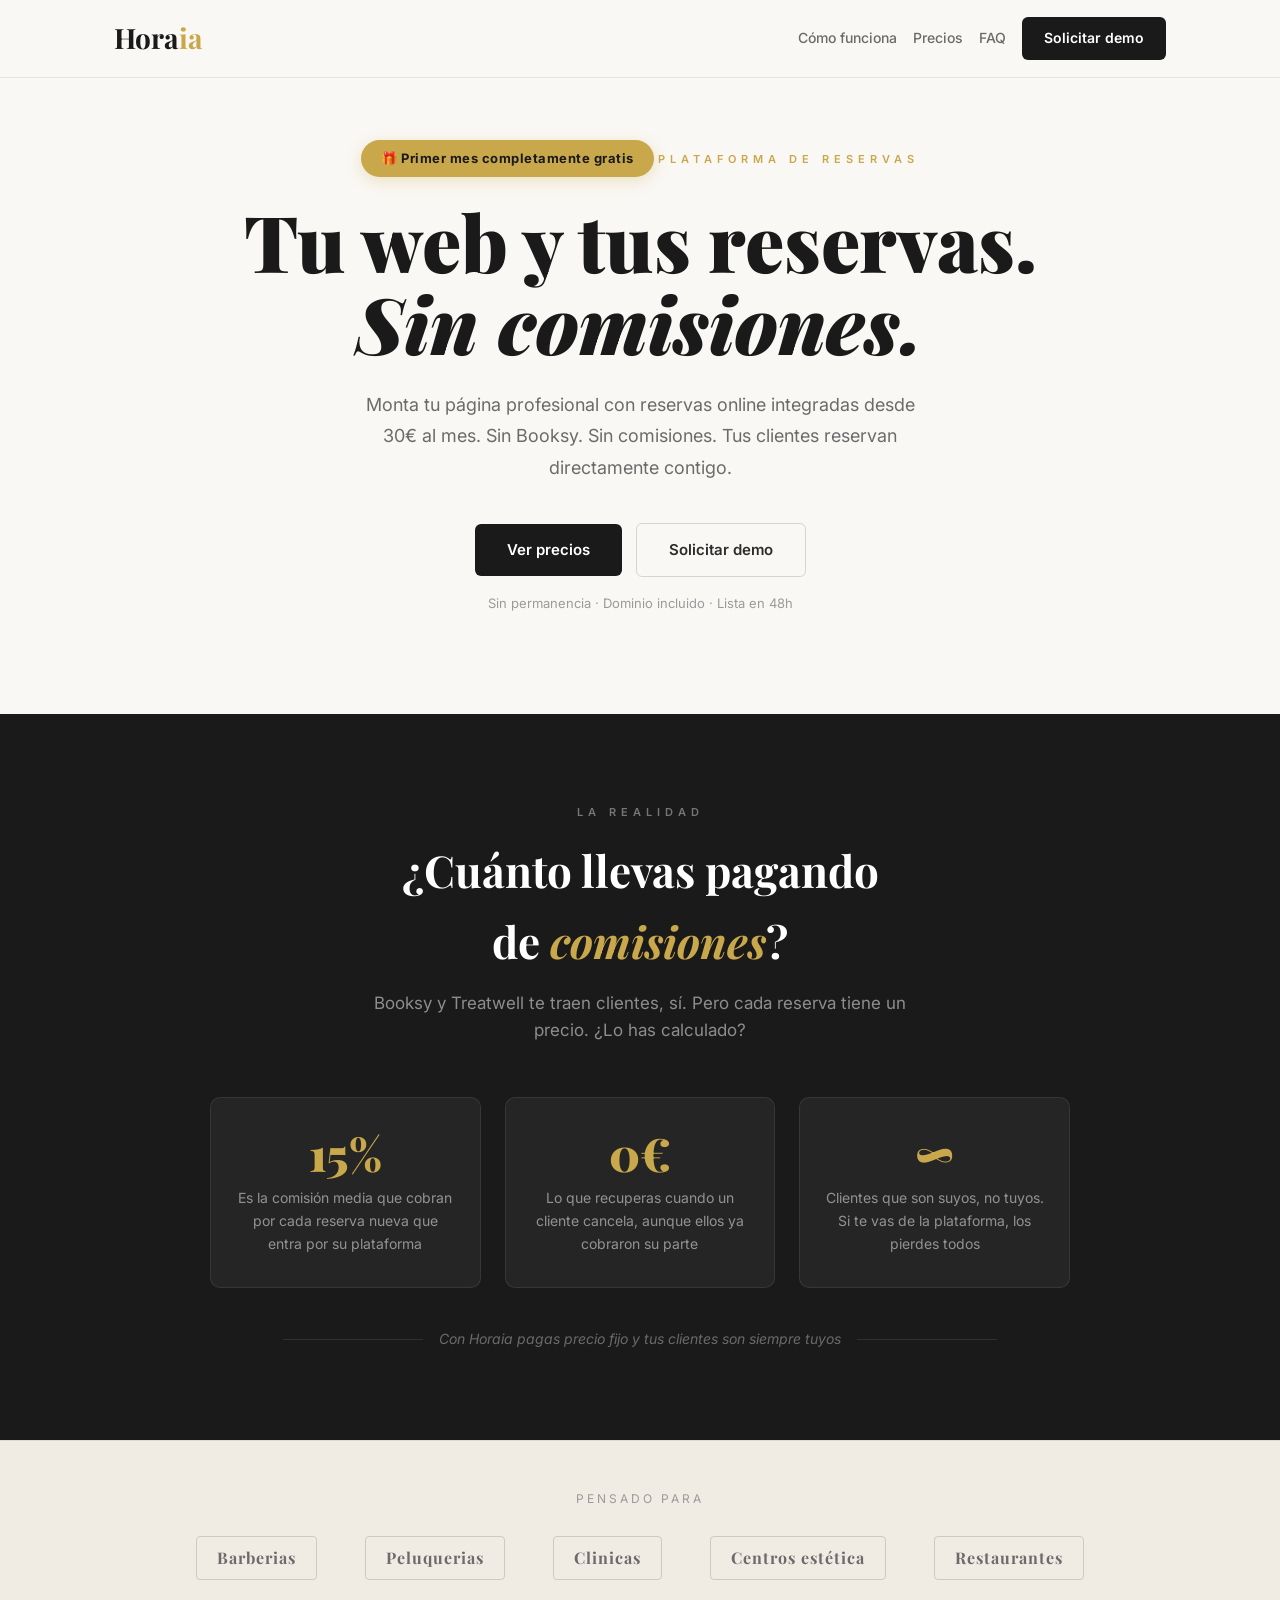
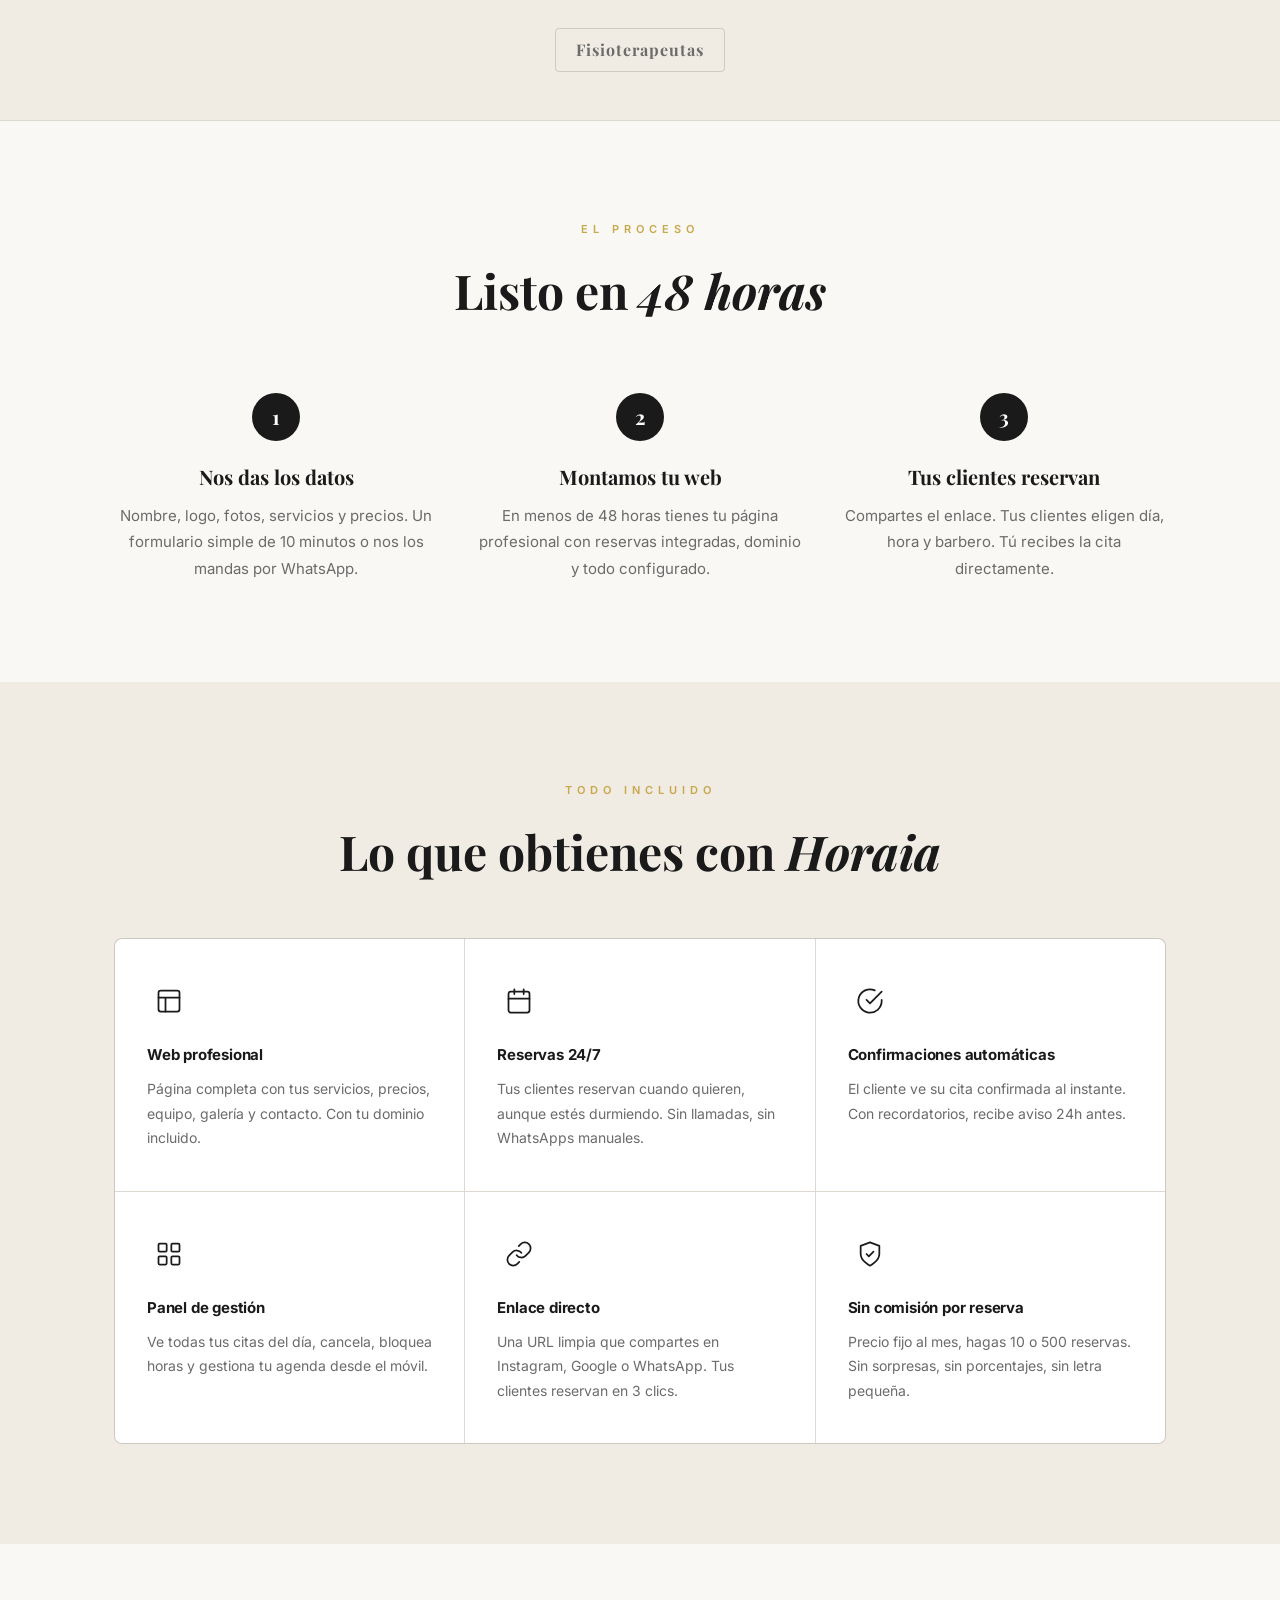
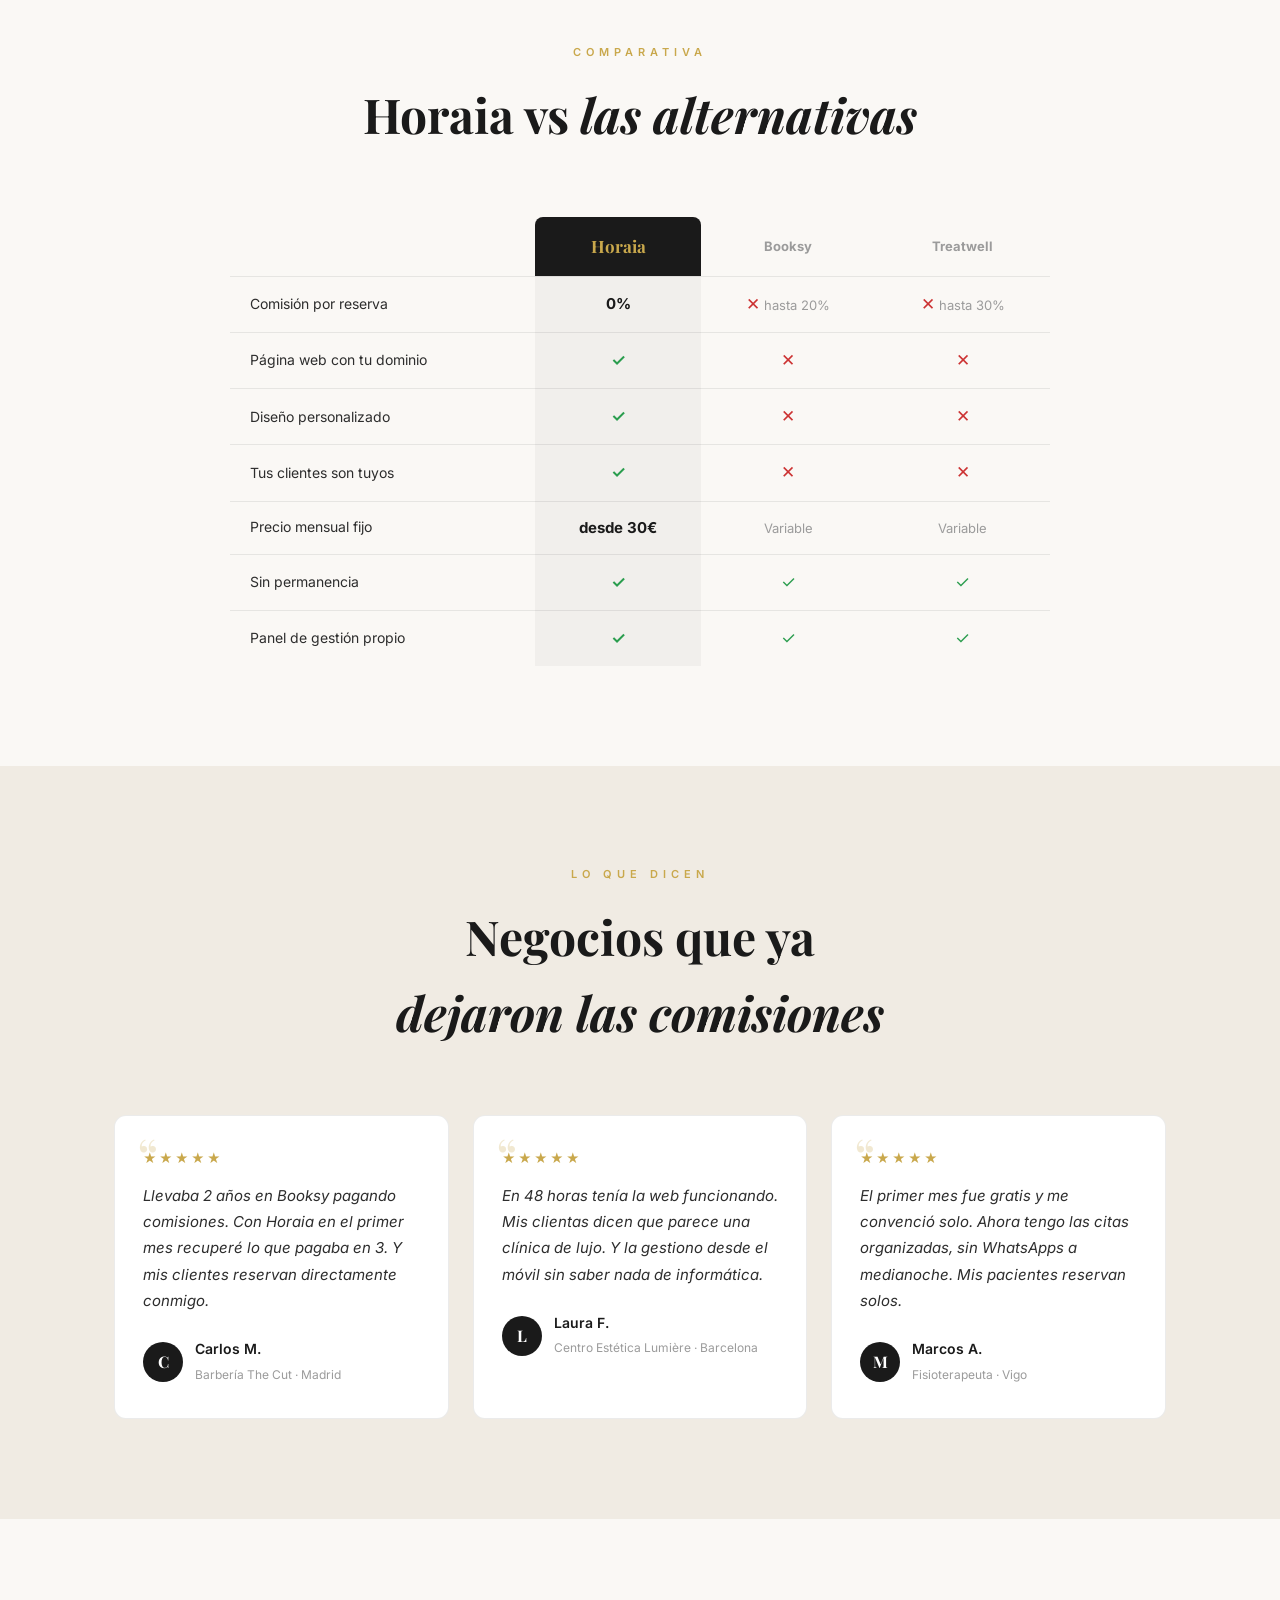
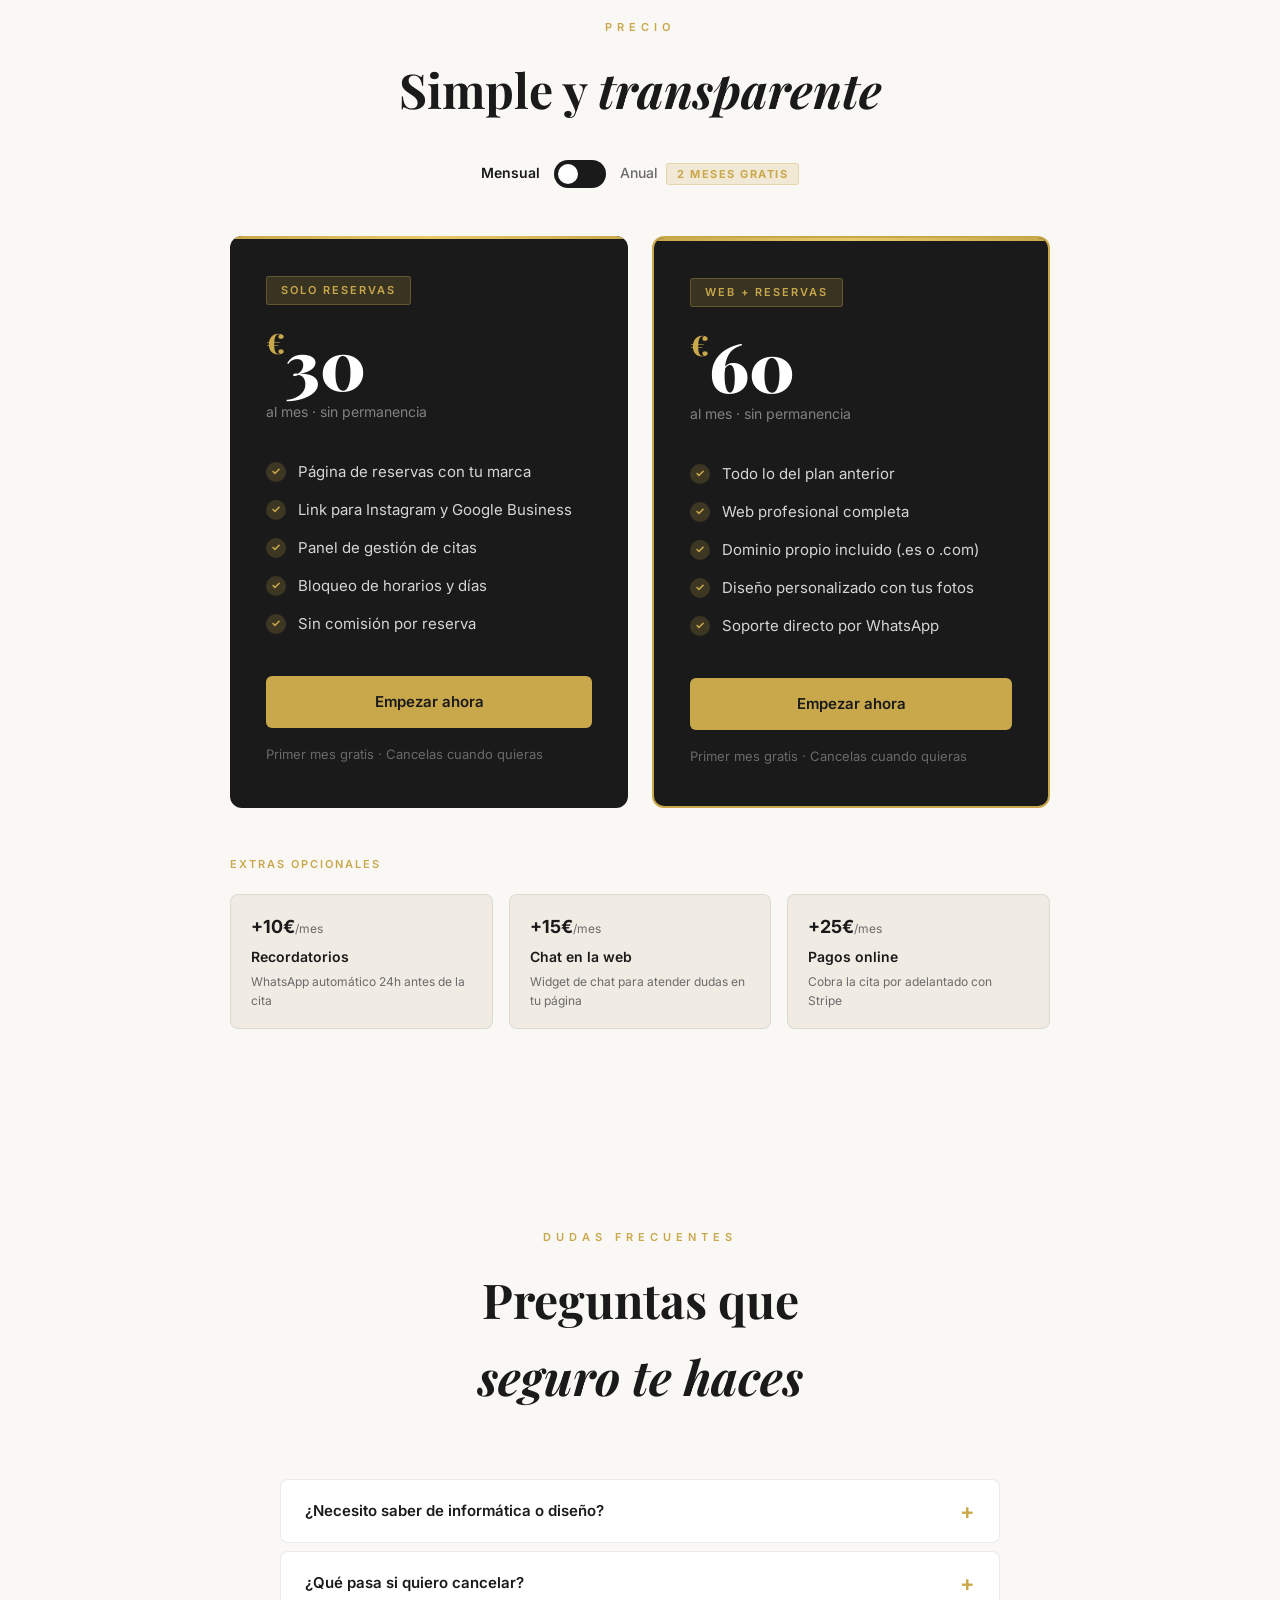
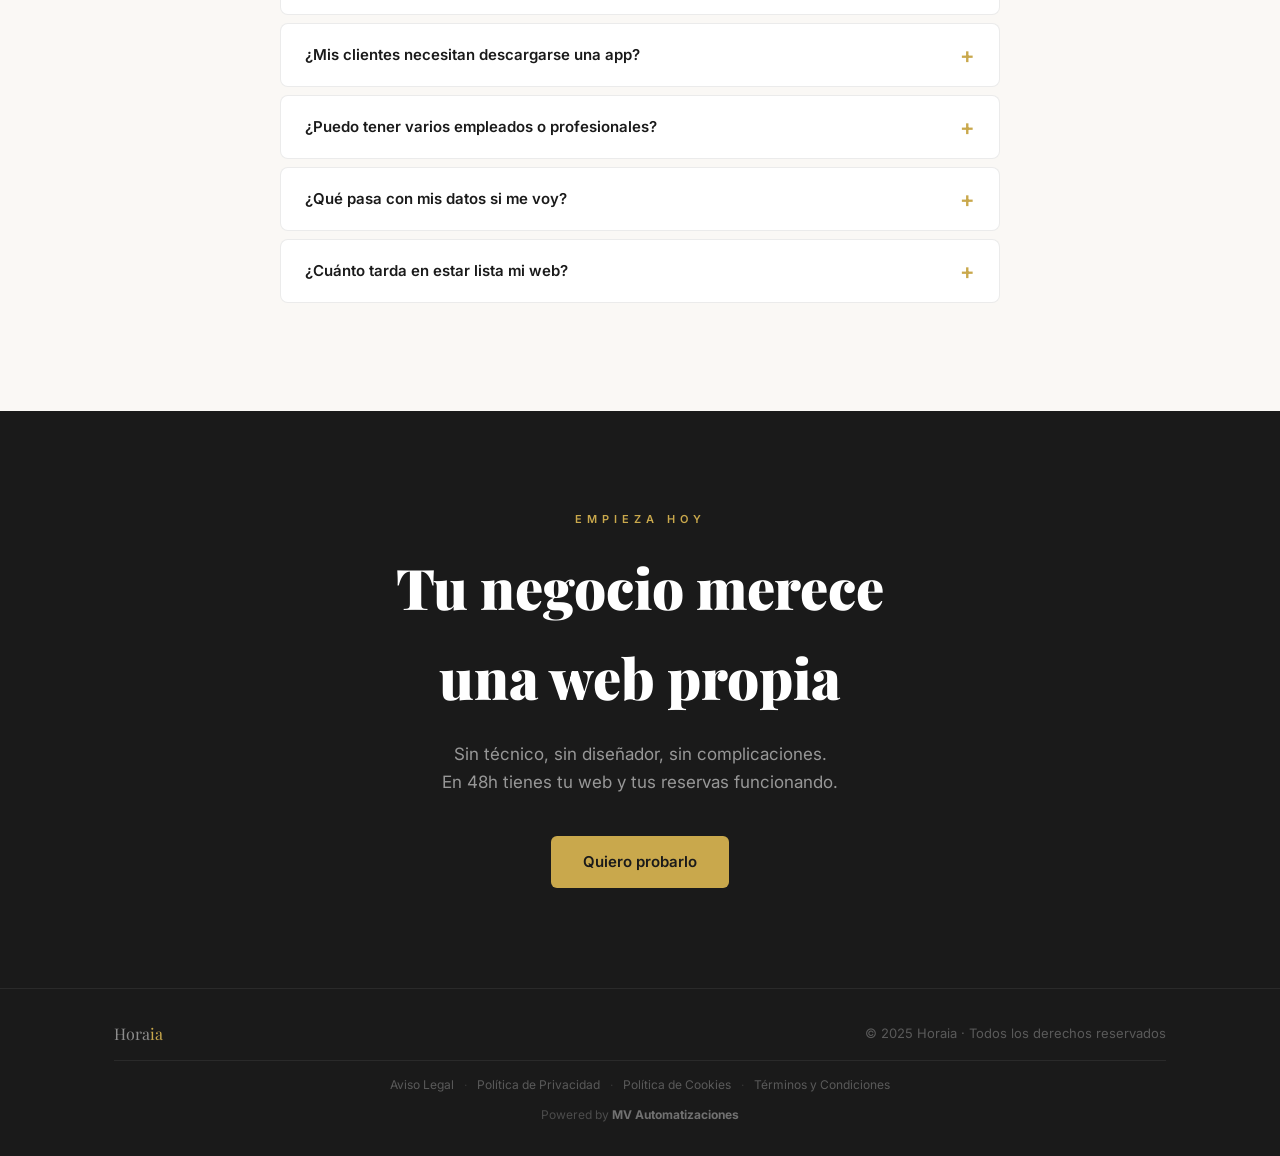
<file: index.html>
﻿<!DOCTYPE html>
<html lang="es">
<head>
  <meta charset="UTF-8" />
  <meta name="viewport" content="width=device-width, initial-scale=1.0" />
  <title>Horaia &mdash; Reservas online para tu negocio, sin comisiones</title>

  <!-- Favicon -->
  <link rel="icon" type="image/png" href="/favicon.png" />
  <link rel="apple-touch-icon" href="/favicon.png" />

  <!-- Google Search Console -->
  <meta name="google-site-verification" content="w-vdqVKvfyT4gTikR8H43DTasnyHDjFgphRdVXBiuV4" />

  <!-- SEO -->
  <meta name="description" content="Plataforma de reservas online para barberías, peluquerías y centros de estética. Web profesional + reservas desde 30€/mes. Sin Booksy, sin comisiones. Lista en 48h." />
  <meta name="keywords" content="reservas online barberías, sistema reservas peluquería, agenda online estética, alternativa booksy, plataforma reservas sin comisiones España" />
  <meta name="robots" content="index, follow" />
  <meta name="author" content="MV Automatizaciones" />
  <link rel="canonical" href="https://horaia.es/" />

  <!-- Geo -->
  <meta name="geo.region" content="ES" />
  <meta name="geo.placename" content="España" />
  <meta http-equiv="content-language" content="es" />

  <!-- Open Graph -->
  <meta property="og:type" content="website" />
  <meta property="og:url" content="https://horaia.es/" />
  <meta property="og:title" content="Horaia — Reservas online para tu negocio, sin comisiones" />
  <meta property="og:description" content="Monta tu página profesional con reservas integradas desde 30€/mes. Sin Booksy. Sin comisiones. Tus clientes reservan directamente contigo." />
  <meta property="og:locale" content="es_ES" />
  <meta property="og:site_name" content="Horaia" />

  <!-- Twitter Card -->
  <meta name="twitter:card" content="summary_large_image" />
  <meta name="twitter:title" content="Horaia — Reservas online para tu negocio, sin comisiones" />
  <meta name="twitter:description" content="Web profesional + reservas online desde 30€/mes. Sin Booksy. Sin comisiones. Lista en 48h." />

  <!-- Datos estructurados -->
  <script type="application/ld+json">
  {
    "@context": "https://schema.org",
    "@type": "SoftwareApplication",
    "name": "Horaia",
    "description": "Plataforma de reservas online para barberías, peluquerías y centros de estética. Web profesional con reservas integradas, sin comisiones.",
    "applicationCategory": "BusinessApplication",
    "operatingSystem": "Web",
    "inLanguage": "es",
    "offers": {
      "@type": "Offer",
      "price": "30",
      "priceCurrency": "EUR",
      "description": "Plan Solo Reservas — precio mensual sin permanencia"
    },
    "provider": {
      "@type": "Organization",
      "name": "MV Automatizaciones",
      "address": {
        "@type": "PostalAddress",
        "addressLocality": "Barcelona",
        "addressCountry": "ES"
      },
      "email": "mive.pintart@gmail.com"
    },
    "url": "https://horaia.es"
  }
  </script>

  <link href="https://fonts.googleapis.com/css2?family=Playfair+Display:wght@400;700;900&family=Inter:wght@300;400;500;600;700&display=swap" rel="stylesheet" />
  <style>
    *, *::before, *::after { box-sizing: border-box; margin: 0; padding: 0; }

    :root {
      --cream:        #faf8f5;
      --cream-dark:   #f0ebe3;
      --cream-darker: #e5ddd3;
      --dark:         #1a1a1a;
      --dark2:        #2d2d2d;
      --gray:         #6b6b6b;
      --gray-light:   #9b9b9b;
      --white:        #ffffff;
      --gold:         #c9a84c;
      --border:       rgba(0,0,0,0.08);
      --border-dark:  rgba(0,0,0,0.14);
      --radius:       6px;
    }

    html { scroll-behavior: smooth; }
    body { font-family: 'Inter', sans-serif; background: var(--cream); color: var(--dark); overflow-x: hidden; line-height: 1.6; }
    a { color: inherit; text-decoration: none; }

    .container { max-width: 1100px; margin: 0 auto; padding: 0 24px; }

    /* ===== NAV ===== */
    nav {
      position: fixed; top: 0; left: 0; right: 0;
      background: rgba(250,248,245,0.96);
      backdrop-filter: blur(16px);
      border-bottom: 1px solid var(--border);
      z-index: 100;
      padding: 16px 0;
    }

    .nav-inner {
      max-width: 1100px; margin: 0 auto; padding: 0 24px;
      display: flex; align-items: center; justify-content: space-between;
    }

    .nav-brand {
      font-family: 'Playfair Display', serif;
      font-size: 28px; font-weight: 700; color: var(--dark);
    }

    .nav-brand span { color: var(--gold); }

    .nav-actions { display: flex; align-items: center; gap: 16px; }

    .nav-link { font-size: 14px; color: var(--gray); font-weight: 500; transition: color 0.2s; }
    .nav-link:hover { color: var(--dark); }

    .btn { display: inline-flex; align-items: center; gap: 8px; padding: 10px 22px; border-radius: var(--radius); font-weight: 600; font-size: 14px; transition: all 0.2s; cursor: pointer; border: none; }
    .btn-dark { background: var(--dark); color: var(--white); }
    .btn-dark:hover { opacity: 0.82; transform: translateY(-1px); }
    .btn-outline { background: none; border: 1px solid var(--border-dark); color: var(--dark2); }
    .btn-outline:hover { background: var(--cream-dark); }
    .btn-lg { padding: 14px 32px; font-size: 15px; }
    .btn-gold { background: var(--gold); color: var(--dark); }
    .btn-gold:hover { background: #b8962e; transform: translateY(-1px); box-shadow: 0 6px 20px rgba(201,168,76,0.3); }

    /* ===== HERO ===== */
    .hero {
      padding: 140px 0 100px;
      background: var(--cream);
      text-align: center;
    }

    .hero-label {
      display: inline-block;
      font-size: 11px; font-weight: 600; letter-spacing: 5px; text-transform: uppercase;
      color: var(--gold); margin-bottom: 24px;
    }

    .hero-title {
      font-family: 'Playfair Display', serif;
      font-size: clamp(44px, 7vw, 78px);
      font-weight: 900; line-height: 1.05;
      color: var(--dark); margin-bottom: 24px;
    }

    .hero-title span { font-style: italic; }

    .hero-sub {
      font-size: 18px; color: var(--gray); max-width: 560px;
      margin: 0 auto 40px; line-height: 1.75;
    }

    .hero-cta { display: flex; align-items: center; justify-content: center; gap: 14px; flex-wrap: wrap; }

    .hero-note { margin-top: 16px; font-size: 13px; color: var(--gray-light); }

    /* ===== DEMO PREVIEW ===== */
    .demo-preview {
      padding: 60px 0 100px;
      background: var(--cream);
    }

    .browser-frame {
      max-width: 900px; margin: 0 auto;
      border-radius: 12px;
      overflow: hidden;
      box-shadow: 0 24px 64px rgba(0,0,0,0.12);
      border: 1px solid var(--border);
    }

    .browser-bar {
      background: var(--cream-darker);
      padding: 12px 16px;
      display: flex; align-items: center; gap: 12px;
      border-bottom: 1px solid var(--border);
    }

    .browser-dots { display: flex; gap: 6px; }
    .browser-dots span {
      width: 10px; height: 10px; border-radius: 50%;
      background: var(--cream-darker); border: 1px solid var(--border-dark);
    }
    .browser-dots span:nth-child(1) { background: #ff5f57; border-color: #e0443e; }
    .browser-dots span:nth-child(2) { background: #febc2e; border-color: #d4a017; }
    .browser-dots span:nth-child(3) { background: #28c840; border-color: #1aab29; }

    .browser-url {
      flex: 1; background: var(--white);
      border: 1px solid var(--border-dark); border-radius: 4px;
      padding: 5px 12px; font-size: 13px; color: var(--gray);
      text-align: center;
    }

    .browser-url span { color: var(--dark); font-weight: 500; }

    .browser-content {
      background: var(--white);
      height: 460px;
      overflow: hidden;
      position: relative;
    }

    .browser-content iframe {
      width: 100%; height: 700px;
      border: none;
      transform: scale(0.66);
      transform-origin: top left;
      width: 152%;
      pointer-events: none;
    }

    /* ===== LOGOS STRIP ===== */
    .logos-strip {
      padding: 48px 0;
      background: var(--cream-dark);
      text-align: center;
      border-top: 1px solid var(--border);
      border-bottom: 1px solid var(--border);
    }

    .logos-strip p { font-size: 12px; letter-spacing: 3px; text-transform: uppercase; color: var(--gray-light); margin-bottom: 28px; }

    .logos-row { display: flex; align-items: center; justify-content: center; gap: 48px; flex-wrap: wrap; }

    .logo-chip {
      font-family: 'Playfair Display', serif;
      font-size: 16px; font-weight: 700; color: var(--cream-darker);
      letter-spacing: 1px;
      padding: 8px 20px;
      border: 1px solid var(--border-dark);
      border-radius: 4px;
      color: var(--gray);
    }

    /* ===== HOW IT WORKS ===== */
    .how {
      padding: 100px 0;
      background: var(--cream);
    }

    .section-label {
      display: block; font-size: 11px; font-weight: 600;
      letter-spacing: 5px; text-transform: uppercase;
      color: var(--gold); margin-bottom: 14px; text-align: center;
    }

    .section-title {
      font-family: 'Playfair Display', serif;
      font-size: clamp(32px, 4vw, 48px); font-weight: 700;
      color: var(--dark); text-align: center; margin-bottom: 64px;
    }

    .section-title span { font-style: italic; }

    .steps { display: grid; grid-template-columns: repeat(3, 1fr); gap: 40px; }

    .step { text-align: center; }

    .step-num {
      width: 48px; height: 48px; border-radius: 50%;
      background: var(--dark); color: var(--white);
      display: flex; align-items: center; justify-content: center;
      font-family: 'Playfair Display', serif;
      font-size: 20px; font-weight: 700;
      margin: 0 auto 20px;
    }

    .step h3 { font-family: 'Playfair Display', serif; font-size: 20px; font-weight: 700; margin-bottom: 10px; color: var(--dark); }
    .step p { font-size: 15px; color: var(--gray); line-height: 1.75; }

    /* ===== FEATURES ===== */
    .features {
      padding: 100px 0;
      background: var(--cream-dark);
    }

    .features-grid { display: grid; grid-template-columns: repeat(3, 1fr); gap: 1px; background: var(--border); border: 1px solid var(--border); border-radius: 8px; overflow: hidden; }

    .feature-card { background: var(--white); padding: 40px 32px; transition: background 0.2s; }
    .feature-card:hover { background: var(--cream); }

    .feature-icon {
      width: 44px; height: 44px; margin-bottom: 20px;
      display: flex; align-items: center; justify-content: center;
    }
    .feature-icon svg { width: 28px; height: 28px; stroke: var(--dark); stroke-width: 1.5; fill: none; stroke-linecap: round; stroke-linejoin: round; }

    .feature-card h3 { font-size: 15px; font-weight: 700; margin-bottom: 10px; color: var(--dark); letter-spacing: -0.2px; font-family: 'Inter', sans-serif; }
    .feature-card p { font-size: 14px; color: var(--gray); line-height: 1.75; }

    /* ===== PRICING ===== */
    .pricing {
      padding: 100px 0;
      background: var(--cream);
      text-align: center;
    }

    .pricing-grid {
      display: grid;
      grid-template-columns: 1fr 1fr;
      gap: 24px;
      max-width: 820px;
      margin: 0 auto 48px;
    }
    @media(max-width:640px){ .pricing-grid { grid-template-columns: 1fr; } }

    .pricing-card {
      background: var(--dark);
      border-radius: 12px;
      padding: 40px 36px;
      position: relative;
      overflow: hidden;
      text-align: left;
    }
    .pricing-card.highlight { border: 2px solid var(--gold); }

    .pricing-card::before {
      content: '';
      position: absolute; top: 0; left: 0; right: 0; height: 3px;
      background: linear-gradient(to right, var(--gold), #e8c96a, var(--gold));
    }

    .pricing-badge {
      display: inline-block;
      background: rgba(201,168,76,0.18); color: var(--gold);
      font-size: 11px; font-weight: 600; letter-spacing: 2px; text-transform: uppercase;
      padding: 5px 14px; border-radius: 3px; margin-bottom: 24px;
      border: 1px solid rgba(201,168,76,0.3);
    }

    .pricing-price {
      font-family: 'Playfair Display', serif;
      font-size: 68px; font-weight: 900; color: var(--white);
      line-height: 1; margin-bottom: 4px;
    }

    .pricing-price sup { font-size: 28px; vertical-align: top; margin-top: 16px; color: var(--gold); }
    .pricing-period { font-size: 14px; color: rgba(255,255,255,0.45); margin-bottom: 36px; }

    .pricing-features {
      list-style: none; display: flex; flex-direction: column; gap: 14px;
      margin-bottom: 40px; text-align: left;
    }

    .pricing-features li {
      display: flex; align-items: flex-start; gap: 12px;
      font-size: 15px; color: rgba(255,255,255,0.82);
    }

    .pricing-features li::before {
      content: '✓';
      width: 20px; height: 20px;
      background: rgba(201,168,76,0.2); color: var(--gold);
      border-radius: 50%; display: flex; align-items: center; justify-content: center;
      font-size: 11px; font-weight: 700; flex-shrink: 0; margin-top: 2px;
    }

    .pricing-note { font-size: 13px; color: rgba(255,255,255,0.35); margin-top: 16px; }

    /* ===== CTA FINAL ===== */
    .cta-section {
      padding: 100px 0;
      background: var(--dark);
      text-align: center;
    }

    .cta-section .section-label { color: var(--gold); }

    .cta-title {
      font-family: 'Playfair Display', serif;
      font-size: clamp(36px, 5vw, 56px); font-weight: 900;
      color: var(--white); margin-bottom: 20px;
    }

    .cta-sub { font-size: 17px; color: rgba(255,255,255,0.55); margin-bottom: 40px; }

    /* ===== FOOTER ===== */
    footer {
      background: var(--dark);
      border-top: 1px solid rgba(255,255,255,0.07);
      padding: 32px 0;
    }

    .footer-inner {
      display: flex; align-items: center; justify-content: space-between;
    }

    .footer-brand { font-family: 'Playfair Display', serif; font-size: 16px; color: rgba(255,255,255,0.5); }
    .footer-brand span { color: var(--gold); }

    footer p { font-size: 13px; color: rgba(255,255,255,0.28); }

    /* ===== HERO BADGE ===== */
    .hero-badge {
      display: inline-flex; align-items: center; gap: 6px;
      background: var(--gold); color: var(--dark);
      font-size: 13px; font-weight: 700; letter-spacing: 0.5px;
      padding: 8px 20px; border-radius: 50px; margin-bottom: 24px;
      box-shadow: 0 4px 16px rgba(201,168,76,0.3);
    }

    /* ===== PAIN ===== */
    .pain { padding: 90px 0; background: var(--dark); text-align: center; }
    .pain .section-label { color: rgba(255,255,255,0.4); }
    .pain-title { font-family: 'Playfair Display', serif; font-size: clamp(28px, 4vw, 44px); font-weight: 700; color: var(--white); margin-bottom: 14px; }
    .pain-title span { color: var(--gold); font-style: italic; }
    .pain-sub { font-size: 17px; color: rgba(255,255,255,0.5); max-width: 540px; margin: 0 auto 52px; }
    .pain-grid { display: grid; grid-template-columns: repeat(3,1fr); gap: 24px; max-width: 860px; margin: 0 auto 40px; }
    .pain-card { background: rgba(255,255,255,0.05); border: 1px solid rgba(255,255,255,0.08); border-radius: 10px; padding: 32px 24px; }
    .pain-num { font-family: 'Playfair Display', serif; font-size: 46px; font-weight: 900; color: var(--gold); line-height: 1; margin-bottom: 10px; }
    .pain-card p { font-size: 14px; color: rgba(255,255,255,0.5); line-height: 1.65; }
    .pain-divider { display: flex; align-items: center; justify-content: center; gap: 16px; color: rgba(255,255,255,0.35); font-size: 14px; font-style: italic; }
    .pain-divider::before, .pain-divider::after { content: ''; flex: 1; height: 1px; background: rgba(255,255,255,0.1); max-width: 140px; }

    /* ===== COMPARISON ===== */
    .comparison { padding: 100px 0; background: var(--cream); }
    .comp-wrapper { max-width: 820px; margin: 56px auto 0; overflow-x: auto; }
    .comp-table { width: 100%; border-collapse: collapse; font-size: 15px; }
    .comp-table th { padding: 16px 20px; font-weight: 700; }
    .comp-table th:first-child { text-align: left; color: var(--gray); font-family: 'Inter',sans-serif; font-size: 11px; text-transform: uppercase; letter-spacing: 2px; }
    .comp-table th.col-horaia { background: var(--dark); color: var(--gold); border-radius: 8px 8px 0 0; font-family: 'Playfair Display',serif; font-size: 17px; }
    .comp-table th.col-other { color: var(--gray-light); font-family: 'Inter',sans-serif; font-size: 13px; }
    .comp-table td { padding: 14px 20px; border-top: 1px solid var(--border); text-align: center; }
    .comp-table td:first-child { text-align: left; color: var(--dark2); font-size: 14px; }
    .comp-table tr:hover td { background: var(--cream-dark); }
    .comp-table td.col-horaia { background: rgba(26,26,26,0.04); font-weight: 600; }
    .comp-yes { color: #2a9d4e; font-size: 17px; }
    .comp-no { color: #cc3333; font-size: 17px; }
    .comp-val { font-weight: 700; color: var(--dark); }
    .comp-muted { color: var(--gray-light); font-size: 13px; }

    /* ===== TESTIMONIALS ===== */
    .testimonials { padding: 100px 0; background: var(--cream-dark); }
    .testimonials-grid { display: grid; grid-template-columns: repeat(3,1fr); gap: 24px; margin-top: 56px; }
    .testi-card { background: var(--white); border-radius: 12px; padding: 32px 28px; border: 1px solid var(--border); position: relative; }
    .testi-quote { font-size: 52px; line-height: 1; color: var(--gold); opacity: 0.25; font-family: 'Playfair Display',serif; position: absolute; top: 14px; left: 22px; }
    .testi-stars { color: var(--gold); font-size: 13px; margin-bottom: 10px; letter-spacing: 2px; }
    .testi-text { font-size: 15px; color: var(--dark2); line-height: 1.75; margin-bottom: 24px; margin-top: 14px; font-style: italic; }
    .testi-author { display: flex; align-items: center; gap: 12px; }
    .testi-avatar { width: 40px; height: 40px; border-radius: 50%; background: var(--dark); color: var(--white); display: flex; align-items: center; justify-content: center; font-family: 'Playfair Display',serif; font-size: 16px; font-weight: 700; flex-shrink: 0; }
    .testi-info strong { display: block; font-size: 14px; color: var(--dark); font-weight: 600; }
    .testi-info span { font-size: 12px; color: var(--gray-light); }

    /* ===== FAQ ===== */
    .faq { padding: 100px 0; background: var(--cream); }
    .faq-list { max-width: 720px; margin: 56px auto 0; }
    .faq-item { border: 1px solid var(--border); border-radius: 8px; overflow: hidden; background: var(--white); margin-bottom: 8px; }
    .faq-q { width: 100%; text-align: left; padding: 20px 24px; background: none; border: none; font-family: 'Inter',sans-serif; font-size: 15px; font-weight: 600; color: var(--dark); cursor: pointer; display: flex; justify-content: space-between; align-items: center; gap: 16px; transition: background 0.2s; }
    .faq-q:hover { background: var(--cream); }
    .faq-icon { font-size: 22px; color: var(--gold); flex-shrink: 0; transition: transform 0.3s; line-height: 1; }
    .faq-a { max-height: 0; overflow: hidden; transition: max-height 0.35s ease, padding 0.35s ease; padding: 0 24px; font-size: 14px; color: var(--gray); line-height: 1.75; }
    .faq-item.open .faq-a { max-height: 200px; padding: 0 24px 20px; }
    .faq-item.open .faq-icon { transform: rotate(45deg); }

    /* ===== MODALES LEGALES ===== */
    .modal-overlay {
      display: none; position: fixed; inset: 0;
      background: rgba(0,0,0,0.78); z-index: 9999;
      overflow-y: auto; padding: 40px 16px;
    }
    .modal-overlay.open { display: block; }
    .modal-box {
      background: var(--white); border-radius: 12px;
      max-width: 760px; width: 100%; padding: 48px 52px;
      position: relative; margin: 0 auto;
    }
    .modal-close {
      position: absolute; top: 18px; right: 20px;
      background: var(--cream-dark); border: 1px solid var(--border-dark);
      border-radius: 4px; width: 32px; height: 32px;
      font-size: 18px; color: var(--gray); cursor: pointer;
      display: flex; align-items: center; justify-content: center; line-height: 1;
    }
    .modal-close:hover { color: var(--dark); background: var(--cream-darker); }
    .modal-box h1 { font-family: 'Playfair Display', serif; font-size: 26px; font-weight: 700; color: var(--dark); margin-bottom: 4px; padding-right: 40px; }
    .modal-date { display: block; font-size: 12px; color: var(--gray-light); margin-bottom: 28px; }
    .modal-box h2 { font-family: 'Playfair Display', serif; font-size: 17px; font-weight: 700; color: var(--dark); margin-top: 26px; margin-bottom: 8px; }
    .modal-box p { font-size: 14px; color: var(--gray); line-height: 1.85; margin-bottom: 10px; }
    .modal-box ul { padding-left: 18px; margin-bottom: 12px; }
    .modal-box ul li { font-size: 14px; color: var(--gray); line-height: 1.85; margin-bottom: 4px; }
    .modal-box strong { color: var(--dark2); }
    .modal-box a { color: var(--gold); text-decoration: underline; }
    .modal-placeholder { background: rgba(201,168,76,0.12); border: 1px dashed rgba(201,168,76,0.5); border-radius: 4px; padding: 10px 14px; font-size: 13px; color: var(--gold); margin-bottom: 20px; }

    /* ===== FOOTER LEGAL ===== */
    .footer-legal {
      display: flex; align-items: center; justify-content: center;
      gap: 10px; flex-wrap: wrap;
      margin-top: 14px; padding-top: 14px;
      border-top: 1px solid rgba(255,255,255,0.07);
    }
    .footer-legal a { font-size: 12px; color: rgba(255,255,255,0.28); transition: color 0.2s; }
    .footer-legal a:hover { color: rgba(255,255,255,0.6); }
    .footer-legal span { color: rgba(255,255,255,0.12); font-size: 12px; }
    .footer-powered { font-size: 12px; color: rgba(255,255,255,0.22); text-align: center; margin-top: 10px; }
    .footer-powered strong { color: rgba(255,255,255,0.38); }

    /* ===== RESPONSIVE ===== */
    @media (max-width: 768px) {
      .steps { grid-template-columns: 1fr; gap: 32px; }
      .features-grid { grid-template-columns: 1fr; }
      .footer-inner { flex-direction: column; gap: 12px; text-align: center; }
      .nav-actions .nav-link { display: none; }
      .browser-content { height: 320px; }
      .browser-content iframe { transform: scale(0.46); width: 218%; height: 900px; }
      .logos-row { gap: 20px; }
      .pain-grid { grid-template-columns: 1fr; }
      .testimonials-grid { grid-template-columns: 1fr; }
      .comp-table { font-size: 13px; }
      .comp-table th, .comp-table td { padding: 10px 12px; }
    }
  </style>
</head>
<body>

<!-- NAV -->
<nav>
  <div class="nav-inner">
    <div class="nav-brand">Hora<span>ia</span></div>
    <div class="nav-actions">
      <a href="#como-funciona" class="nav-link">C&oacute;mo funciona</a>
      <a href="#precios" class="nav-link">Precios</a>
      <a href="#faq" class="nav-link">FAQ</a>
      <a href="#contacto" class="btn btn-dark">Solicitar demo</a>
    </div>
  </div>
</nav>

<!-- HERO -->
<section class="hero">
  <div class="container">
    <div class="hero-badge">🎁 Primer mes completamente gratis</div>
    <span class="hero-label">Plataforma de reservas</span>
    <h1 class="hero-title">
      Tu web y tus reservas.<br><span>Sin comisiones.</span>
    </h1>
    <p class="hero-sub">
      Monta tu p&aacute;gina profesional con reservas online integradas desde 30&euro; al mes.
      Sin Booksy. Sin comisiones. Tus clientes reservan directamente contigo.
    </p>
    <div class="hero-cta">
      <a href="#precios" class="btn btn-dark btn-lg">Ver precios</a>
      <a href="#contacto" class="btn btn-outline btn-lg">Solicitar demo</a>
    </div>
    <p class="hero-note">Sin permanencia &middot; Dominio incluido &middot; Lista en 48h</p>
  </div>
</section>


<!-- PAIN -->
<section class="pain">
  <div class="container">
    <span class="section-label">La realidad</span>
    <h2 class="pain-title">¿Cuánto llevas pagando<br>de <span>comisiones</span>?</h2>
    <p class="pain-sub">Booksy y Treatwell te traen clientes, sí. Pero cada reserva tiene un precio. ¿Lo has calculado?</p>
    <div class="pain-grid">
      <div class="pain-card">
        <div class="pain-num">15%</div>
        <p>Es la comisión media que cobran por cada reserva nueva que entra por su plataforma</p>
      </div>
      <div class="pain-card">
        <div class="pain-num">0€</div>
        <p>Lo que recuperas cuando un cliente cancela, aunque ellos ya cobraron su parte</p>
      </div>
      <div class="pain-card">
        <div class="pain-num">∞</div>
        <p>Clientes que son suyos, no tuyos. Si te vas de la plataforma, los pierdes todos</p>
      </div>
    </div>
    <div class="pain-divider">Con Horaia pagas precio fijo y tus clientes son siempre tuyos</div>
  </div>
</section>

<!-- LOGOS -->
<div class="logos-strip">
  <div class="container">
    <p>Pensado para</p>
    <div class="logos-row">
      <span class="logo-chip">Barberias</span>
      <span class="logo-chip">Peluquerias</span>
      <span class="logo-chip">Clinicas</span>
      <span class="logo-chip">Centros est&eacute;tica</span>
      <span class="logo-chip">Restaurantes</span>
      <span class="logo-chip">Fisioterapeutas</span>
    </div>
  </div>
</div>

<!-- HOW IT WORKS -->
<section class="how" id="como-funciona">
  <div class="container">
    <span class="section-label">El proceso</span>
    <h2 class="section-title">Listo en <span>48 horas</span></h2>
    <div class="steps">
      <div class="step">
        <div class="step-num">1</div>
        <h3>Nos das los datos</h3>
        <p>Nombre, logo, fotos, servicios y precios. Un formulario simple de 10 minutos o nos los mandas por WhatsApp.</p>
      </div>
      <div class="step">
        <div class="step-num">2</div>
        <h3>Montamos tu web</h3>
        <p>En menos de 48 horas tienes tu p&aacute;gina profesional con reservas integradas, dominio y todo configurado.</p>
      </div>
      <div class="step">
        <div class="step-num">3</div>
        <h3>Tus clientes reservan</h3>
        <p>Compartes el enlace. Tus clientes eligen d&iacute;a, hora y barbero. T&uacute; recibes la cita directamente.</p>
      </div>
    </div>
  </div>
</section>

<!-- FEATURES -->
<section class="features">
  <div class="container">
    <span class="section-label">Todo incluido</span>
    <h2 class="section-title" style="margin-bottom:48px">Lo que obtienes con <span>Horaia</span></h2>
    <div class="features-grid">
      <div class="feature-card">
        <div class="feature-icon">
          <svg viewBox="0 0 24 24"><rect x="3" y="3" width="18" height="18" rx="2"/><path d="M3 9h18M9 21V9"/></svg>
        </div>
        <h3>Web profesional</h3>
        <p>P&aacute;gina completa con tus servicios, precios, equipo, galer&iacute;a y contacto. Con tu dominio incluido.</p>
      </div>
      <div class="feature-card">
        <div class="feature-icon">
          <svg viewBox="0 0 24 24"><rect x="3" y="4" width="18" height="18" rx="2"/><path d="M16 2v4M8 2v4M3 10h18"/></svg>
        </div>
        <h3>Reservas 24/7</h3>
        <p>Tus clientes reservan cuando quieren, aunque est&eacute;s durmiendo. Sin llamadas, sin WhatsApps manuales.</p>
      </div>
      <div class="feature-card">
        <div class="feature-icon">
          <svg viewBox="0 0 24 24"><path d="M22 11.08V12a10 10 0 1 1-5.93-9.14"/><polyline points="22 4 12 14.01 9 11.01"/></svg>
        </div>
        <h3>Confirmaciones autom&aacute;ticas</h3>
        <p>El cliente ve su cita confirmada al instante. Con recordatorios, recibe aviso 24h antes.</p>
      </div>
      <div class="feature-card">
        <div class="feature-icon">
          <svg viewBox="0 0 24 24"><rect x="3" y="3" width="7" height="7" rx="1"/><rect x="14" y="3" width="7" height="7" rx="1"/><rect x="3" y="14" width="7" height="7" rx="1"/><rect x="14" y="14" width="7" height="7" rx="1"/></svg>
        </div>
        <h3>Panel de gesti&oacute;n</h3>
        <p>Ve todas tus citas del d&iacute;a, cancela, bloquea horas y gestiona tu agenda desde el m&oacute;vil.</p>
      </div>
      <div class="feature-card">
        <div class="feature-icon">
          <svg viewBox="0 0 24 24"><path d="M10 13a5 5 0 0 0 7.54.54l3-3a5 5 0 0 0-7.07-7.07l-1.72 1.71"/><path d="M14 11a5 5 0 0 0-7.54-.54l-3 3a5 5 0 0 0 7.07 7.07l1.71-1.71"/></svg>
        </div>
        <h3>Enlace directo</h3>
        <p>Una URL limpia que compartes en Instagram, Google o WhatsApp. Tus clientes reservan en 3 clics.</p>
      </div>
      <div class="feature-card">
        <div class="feature-icon">
          <svg viewBox="0 0 24 24"><path d="M12 22s8-4 8-10V5l-8-3-8 3v7c0 6 8 10 8 10z"/><path d="M9 12l2 2 4-4"/></svg>
        </div>
        <h3>Sin comisi&oacute;n por reserva</h3>
        <p>Precio fijo al mes, hagas 10 o 500 reservas. Sin sorpresas, sin porcentajes, sin letra peque&ntilde;a.</p>
      </div>
    </div>
  </div>
</section>

<!-- COMPARISON -->
<section class="comparison" id="comparativa">
  <div class="container">
    <span class="section-label">Comparativa</span>
    <h2 class="section-title">Horaia vs <span>las alternativas</span></h2>
    <div class="comp-wrapper">
      <table class="comp-table">
        <thead>
          <tr>
            <th></th>
            <th class="col-horaia">Horaia</th>
            <th class="col-other">Booksy</th>
            <th class="col-other">Treatwell</th>
          </tr>
        </thead>
        <tbody>
          <tr>
            <td>Comisión por reserva</td>
            <td class="col-horaia"><span class="comp-val">0%</span></td>
            <td><span class="comp-no">✕</span> <span class="comp-muted">hasta 20%</span></td>
            <td><span class="comp-no">✕</span> <span class="comp-muted">hasta 30%</span></td>
          </tr>
          <tr>
            <td>Página web con tu dominio</td>
            <td class="col-horaia"><span class="comp-yes">✓</span></td>
            <td><span class="comp-no">✕</span></td>
            <td><span class="comp-no">✕</span></td>
          </tr>
          <tr>
            <td>Diseño personalizado</td>
            <td class="col-horaia"><span class="comp-yes">✓</span></td>
            <td><span class="comp-no">✕</span></td>
            <td><span class="comp-no">✕</span></td>
          </tr>
          <tr>
            <td>Tus clientes son tuyos</td>
            <td class="col-horaia"><span class="comp-yes">✓</span></td>
            <td><span class="comp-no">✕</span></td>
            <td><span class="comp-no">✕</span></td>
          </tr>
          <tr>
            <td>Precio mensual fijo</td>
            <td class="col-horaia"><span class="comp-val">desde 30€</span></td>
            <td><span class="comp-muted">Variable</span></td>
            <td><span class="comp-muted">Variable</span></td>
          </tr>
          <tr>
            <td>Sin permanencia</td>
            <td class="col-horaia"><span class="comp-yes">✓</span></td>
            <td><span class="comp-yes">✓</span></td>
            <td><span class="comp-yes">✓</span></td>
          </tr>
          <tr>
            <td>Panel de gestión propio</td>
            <td class="col-horaia"><span class="comp-yes">✓</span></td>
            <td><span class="comp-yes">✓</span></td>
            <td><span class="comp-yes">✓</span></td>
          </tr>
        </tbody>
      </table>
    </div>
  </div>
</section>

<!-- TESTIMONIALS -->
<section class="testimonials" id="testimonios">
  <div class="container">
    <span class="section-label">Lo que dicen</span>
    <h2 class="section-title">Negocios que ya<br><span>dejaron las comisiones</span></h2>
    <div class="testimonials-grid">
      <div class="testi-card">
        <div class="testi-quote">&ldquo;</div>
        <div class="testi-stars">&#9733;&#9733;&#9733;&#9733;&#9733;</div>
        <p class="testi-text">Llevaba 2 años en Booksy pagando comisiones. Con Horaia en el primer mes recuperé lo que pagaba en 3. Y mis clientes reservan directamente conmigo.</p>
        <div class="testi-author">
          <div class="testi-avatar">C</div>
          <div class="testi-info">
            <strong>Carlos M.</strong>
            <span>Barber&iacute;a The Cut &middot; Madrid</span>
          </div>
        </div>
      </div>
      <div class="testi-card">
        <div class="testi-quote">&ldquo;</div>
        <div class="testi-stars">&#9733;&#9733;&#9733;&#9733;&#9733;</div>
        <p class="testi-text">En 48 horas ten&iacute;a la web funcionando. Mis clientas dicen que parece una cl&iacute;nica de lujo. Y la gestiono desde el m&oacute;vil sin saber nada de inform&aacute;tica.</p>
        <div class="testi-author">
          <div class="testi-avatar">L</div>
          <div class="testi-info">
            <strong>Laura F.</strong>
            <span>Centro Est&eacute;tica Lumi&egrave;re &middot; Barcelona</span>
          </div>
        </div>
      </div>
      <div class="testi-card">
        <div class="testi-quote">&ldquo;</div>
        <div class="testi-stars">&#9733;&#9733;&#9733;&#9733;&#9733;</div>
        <p class="testi-text">El primer mes fue gratis y me convenci&oacute; solo. Ahora tengo las citas organizadas, sin WhatsApps a medianoche. Mis pacientes reservan solos.</p>
        <div class="testi-author">
          <div class="testi-avatar">M</div>
          <div class="testi-info">
            <strong>Marcos A.</strong>
            <span>Fisioterapeuta &middot; Vigo</span>
          </div>
        </div>
      </div>
    </div>
  </div>
</section>

<!-- PRICING -->
<section class="pricing" id="precios">
  <div class="container">
    <span class="section-label">Precio</span>
    <h2 class="section-title" style="margin-bottom:32px">Simple y <span>transparente</span></h2>

    <!-- BILLING TOGGLE -->
    <div style="display:flex;align-items:center;justify-content:center;gap:14px;margin-bottom:48px;">
      <span id="labelMensual" style="font-size:14px;font-weight:600;color:var(--dark)">Mensual</span>
      <label style="position:relative;display:inline-block;width:52px;height:28px;cursor:pointer;">
        <input type="checkbox" id="billingToggle" style="opacity:0;width:0;height:0;" onchange="toggleBilling(this.checked)">
        <span id="toggleSlider" style="position:absolute;inset:0;background:var(--dark);border-radius:28px;transition:background 0.3s;">
          <span style="position:absolute;top:4px;left:4px;width:20px;height:20px;background:#fff;border-radius:50%;transition:transform 0.3s;display:block;" id="toggleBall"></span>
        </span>
      </label>
      <span id="labelAnual" style="font-size:14px;font-weight:500;color:var(--gray)">
        Anual &nbsp;<span style="background:rgba(201,168,76,0.18);color:var(--gold);font-size:11px;font-weight:700;letter-spacing:1.5px;padding:3px 10px;border-radius:3px;border:1px solid rgba(201,168,76,0.3);">2 MESES GRATIS</span>
      </span>
    </div>

    <div class="pricing-grid">

      <!-- PLAN 1 -->
      <div class="pricing-card">
        <div class="pricing-badge">Solo reservas</div>
        <div class="pricing-price"><sup>€</sup><span id="price1">30</span></div>
        <div class="pricing-period" id="period1">al mes &middot; sin permanencia</div>
        <p id="annualNote1" style="display:none;font-size:13px;color:var(--gold);font-weight:600;margin-bottom:16px;margin-top:-8px;">300€/a&ntilde;o &middot; pagas 10, son 12</p>
        <ul class="pricing-features">
          <li>P&aacute;gina de reservas con tu marca</li>
          <li>Link para Instagram y Google Business</li>
          <li>Panel de gesti&oacute;n de citas</li>
          <li>Bloqueo de horarios y d&iacute;as</li>
          <li>Sin comisi&oacute;n por reserva</li>
        </ul>
        <a href="#contacto" class="btn btn-gold btn-lg" style="width:100%;justify-content:center;display:flex;">Empezar ahora</a>
        <p class="pricing-note" id="note1">Primer mes gratis &middot; Cancelas cuando quieras</p>
      </div>

      <!-- PLAN 2 -->
      <div class="pricing-card highlight">
        <div class="pricing-badge">Web + Reservas</div>
        <div class="pricing-price"><sup>€</sup><span id="price2">60</span></div>
        <div class="pricing-period" id="period2">al mes &middot; sin permanencia</div>
        <p id="annualNote2" style="display:none;font-size:13px;color:var(--gold);font-weight:600;margin-bottom:16px;margin-top:-8px;">600€/a&ntilde;o &middot; pagas 10, son 12</p>
        <ul class="pricing-features">
          <li>Todo lo del plan anterior</li>
          <li>Web profesional completa</li>
          <li>Dominio propio incluido (.es o .com)</li>
          <li>Dise&ntilde;o personalizado con tus fotos</li>
          <li>Soporte directo por WhatsApp</li>
        </ul>
        <a href="#contacto" class="btn btn-gold btn-lg" style="width:100%;justify-content:center;display:flex;">Empezar ahora</a>
        <p class="pricing-note" id="note2">Primer mes gratis &middot; Cancelas cuando quieras</p>
      </div>

    </div>

    <!-- ADD-ONS -->
    <div style="max-width:820px;margin:0 auto;text-align:left;">
      <p style="font-size:11px;letter-spacing:2px;text-transform:uppercase;color:var(--gold);font-weight:600;margin-bottom:20px;">Extras opcionales</p>
      <div style="display:grid;grid-template-columns:repeat(3,1fr);gap:16px;">
        <div style="background:var(--cream-dark);border:1px solid var(--border);border-radius:8px;padding:18px 20px;">
          <div style="font-size:18px;font-weight:700;color:var(--dark);margin-bottom:4px;">+10€<span style="font-size:12px;font-weight:400;color:var(--gray)">/mes</span></div>
          <div style="font-size:14px;font-weight:600;color:var(--dark);margin-bottom:4px;">Recordatorios</div>
          <div style="font-size:12px;color:var(--gray);">WhatsApp autom&aacute;tico 24h antes de la cita</div>
        </div>
        <div style="background:var(--cream-dark);border:1px solid var(--border);border-radius:8px;padding:18px 20px;">
          <div style="font-size:18px;font-weight:700;color:var(--dark);margin-bottom:4px;">+15€<span style="font-size:12px;font-weight:400;color:var(--gray)">/mes</span></div>
          <div style="font-size:14px;font-weight:600;color:var(--dark);margin-bottom:4px;">Chat en la web</div>
          <div style="font-size:12px;color:var(--gray);">Widget de chat para atender dudas en tu p&aacute;gina</div>
        </div>
        <div style="background:var(--cream-dark);border:1px solid var(--border);border-radius:8px;padding:18px 20px;">
          <div style="font-size:18px;font-weight:700;color:var(--dark);margin-bottom:4px;">+25€<span style="font-size:12px;font-weight:400;color:var(--gray)">/mes</span></div>
          <div style="font-size:14px;font-weight:600;color:var(--dark);margin-bottom:4px;">Pagos online</div>
          <div style="font-size:12px;color:var(--gray);">Cobra la cita por adelantado con Stripe</div>
        </div>
      </div>
    </div>
  </div>
</section>

<!-- FAQ -->
<section class="faq" id="faq">
  <div class="container">
    <span class="section-label">Dudas frecuentes</span>
    <h2 class="section-title">Preguntas que<br><span>seguro te haces</span></h2>
    <div class="faq-list">
      <div class="faq-item">
        <button class="faq-q">&iquest;Necesito saber de inform&aacute;tica o dise&ntilde;o? <span class="faq-icon">+</span></button>
        <div class="faq-a">No. Nosotros nos encargamos de todo. T&uacute; nos das los datos —nombre, servicios, fotos, horarios— y en menos de 48 horas tienes la web lista y funcionando.</div>
      </div>
      <div class="faq-item">
        <button class="faq-q">&iquest;Qu&eacute; pasa si quiero cancelar? <span class="faq-icon">+</span></button>
        <div class="faq-a">Sin permanencia, sin letra peque&ntilde;a. Cancelas cuando quieras con un mensaje por WhatsApp. No te cobraremos nada m&aacute;s.</div>
      </div>
      <div class="faq-item">
        <button class="faq-q">&iquest;Mis clientes necesitan descargarse una app? <span class="faq-icon">+</span></button>
        <div class="faq-a">No. Tus clientes reservan desde el navegador del m&oacute;vil, sin registros ni apps. En 3 clics tienen su cita confirmada.</div>
      </div>
      <div class="faq-item">
        <button class="faq-q">&iquest;Puedo tener varios empleados o profesionales? <span class="faq-icon">+</span></button>
        <div class="faq-a">S&iacute;. Puedes gestionar varios perfiles de empleados, cada uno con sus propios horarios y servicios. Los clientes eligen con qui&eacute;n quieren la cita.</div>
      </div>
      <div class="faq-item">
        <button class="faq-q">&iquest;Qu&eacute; pasa con mis datos si me voy? <span class="faq-icon">+</span></button>
        <div class="faq-a">Son tuyos, siempre. Si decides irte, te entregamos todos los datos de tus clientes y reservas en el formato que necesites.</div>
      </div>
      <div class="faq-item">
        <button class="faq-q">&iquest;Cu&aacute;nto tarda en estar lista mi web? <span class="faq-icon">+</span></button>
        <div class="faq-a">Menos de 48 horas desde que nos das los datos. En casos simples, el mismo d&iacute;a. Incluye dominio configurado y todo listo para compartir.</div>
      </div>
    </div>
  </div>
</section>

<!-- CTA FINAL -->
<section class="cta-section" id="contacto">
  <div class="container">
    <span class="section-label">Empieza hoy</span>
    <h2 class="cta-title">Tu negocio merece<br>una web propia</h2>
    <p class="cta-sub">Sin t&eacute;cnico, sin dise&ntilde;ador, sin complicaciones.<br>En 48h tienes tu web y tus reservas funcionando.</p>
    <a href="https://wa.me/34886447297?text=Hola!%20He%20visto%20Horaia%20y%20me%20gustar%C3%ADa%20probarlo%20para%20mi%20negocio.%20%C2%BFPod%C3%A9is%20contarme%20c%C3%B3mo%20funciona%3F" class="btn btn-gold btn-lg">Quiero probarlo</a>
  </div>
</section>

<!-- FOOTER -->
<footer>
  <div class="container">
    <div class="footer-inner">
      <div class="footer-brand">Hora<span>ia</span></div>
      <p>&copy; 2025 Horaia &middot; Todos los derechos reservados</p>
    </div>
    <div class="footer-legal">
      <a href="#" onclick="openModal('modal-aviso');return false;">Aviso Legal</a>
      <span>&middot;</span>
      <a href="#" onclick="openModal('modal-privacidad');return false;">Pol&iacute;tica de Privacidad</a>
      <span>&middot;</span>
      <a href="#" onclick="openModal('modal-cookies');return false;">Pol&iacute;tica de Cookies</a>
      <span>&middot;</span>
      <a href="#" onclick="openModal('modal-terminos');return false;">T&eacute;rminos y Condiciones</a>
    </div>
    <p class="footer-powered">Powered by <strong>MV Automatizaciones</strong></p>
  </div>
</footer>

<!-- MODAL: AVISO LEGAL -->
<div class="modal-overlay" id="modal-aviso" onclick="closeModalOutside(event,'modal-aviso')">
  <div class="modal-box">
    <button class="modal-close" onclick="closeModal('modal-aviso')">&times;</button>
    <h1>Aviso Legal</h1>
    <span class="modal-date">Última actualización: mayo de 2025</span>

    <h2>1. Datos identificativos del responsable</h2>
    <p>En cumplimiento del artículo 10 de la Ley 34/2002, de 11 de julio, de Servicios de la Sociedad de la Información y del Comercio Electrónico (LSSI-CE), se facilitan los siguientes datos:</p>
    <ul>
      <li><strong>Titular:</strong> MV Automatizaciones</li>
      <li><strong>NIF/DNI:</strong> 39495615S</li>
      <li><strong>Domicilio:</strong> Barcelona, España</li>
      <li><strong>Correo electrónico:</strong> <a href="mailto:mive.pintart@gmail.com">mive.pintart@gmail.com</a></li>
      <li><strong>Actividad:</strong> Desarrollo y explotación de plataformas digitales de gestión de reservas</li>
    </ul>

    <h2>2. Objeto y ámbito de aplicación</h2>
    <p>El presente Aviso Legal regula el acceso y uso del sitio web <strong>Horaia</strong>, propiedad de MV Automatizaciones. El mero acceso implica la aceptación de los presentes términos.</p>

    <h2>3. Propiedad intelectual e industrial</h2>
    <p>Todos los contenidos del sitio web —textos, imágenes, logotipos, diseño gráfico y código fuente— son propiedad de MV Automatizaciones o de sus licenciantes, y están protegidos por la legislación española e internacional sobre propiedad intelectual e industrial. Queda expresamente prohibida su reproducción, distribución o comunicación pública sin autorización escrita previa.</p>

    <h2>4. Responsabilidad</h2>
    <p>MV Automatizaciones no garantiza la disponibilidad ininterrumpida del sitio web y se reserva el derecho de modificar, suspender o interrumpir su contenido sin previo aviso. No será responsable de los daños que pudieran derivarse del uso del sitio web o de la imposibilidad temporal de acceder a él.</p>

    <h2>5. Legislación aplicable y jurisdicción</h2>
    <p>Este Aviso Legal se rige por la legislación española. Para cualquier controversia derivada del acceso o uso del sitio web, las partes se someten a la jurisdicción de los juzgados y tribunales del domicilio del titular, con renuncia expresa a cualquier otro fuero que pudiera corresponderles.</p>

    <div style="margin-top:32px;text-align:right;">
      <button onclick="closeModal('modal-aviso')" class="btn btn-dark">Cerrar</button>
    </div>
  </div>
</div>

<!-- MODAL: POLÍTICA DE PRIVACIDAD -->
<div class="modal-overlay" id="modal-privacidad" onclick="closeModalOutside(event,'modal-privacidad')">
  <div class="modal-box">
    <button class="modal-close" onclick="closeModal('modal-privacidad')">&times;</button>
    <h1>Política de Privacidad</h1>
    <span class="modal-date">Última actualización: mayo de 2025</span>

    <h2>1. Responsable del tratamiento</h2>
    <ul>
      <li><strong>Identidad:</strong> MV Automatizaciones</li>
      <li><strong>NIF:</strong> 39495615S</li>
      <li><strong>Dirección:</strong> Barcelona, España</li>
      <li><strong>Contacto:</strong> <a href="mailto:mive.pintart@gmail.com">mive.pintart@gmail.com</a></li>
    </ul>

    <h2>2. Datos que recogemos y finalidad</h2>
    <p>Cuando el usuario contacta con nosotros a través de WhatsApp u otros medios, podemos tratar los siguientes datos personales:</p>
    <ul>
      <li><strong>Nombre y nombre del negocio:</strong> para personalizar la comunicación y configurar el servicio.</li>
      <li><strong>Número de teléfono:</strong> para gestionar la solicitud de información o la relación contractual.</li>
      <li><strong>Datos de uso del servicio:</strong> citas, horarios y preferencias facilitadas para prestar el servicio contratado.</li>
    </ul>
    <p><strong>Finalidades:</strong> atender solicitudes de información, gestionar la relación contractual y, con consentimiento expreso, enviar comunicaciones comerciales sobre Horaia.</p>

    <h2>3. Legitimación del tratamiento</h2>
    <ul>
      <li>Ejecución del contrato o aplicación de medidas precontractuales (art. 6.1.b RGPD).</li>
      <li>Interés legítimo en responder a consultas comerciales (art. 6.1.f RGPD).</li>
      <li>Consentimiento del interesado para el envío de comunicaciones comerciales (art. 6.1.a RGPD).</li>
    </ul>

    <h2>4. Conservación de los datos</h2>
    <p>Los datos se conservarán mientras exista la relación contractual o comercial activa. Una vez finalizada, se mantendrán durante los plazos legalmente previstos para atender posibles responsabilidades (con carácter general, 5 años).</p>

    <h2>5. Destinatarios</h2>
    <p>Los datos no se cederán a terceros, salvo obligación legal. Podemos utilizar proveedores de servicios (hosting, mensajería) que actúan como encargados del tratamiento bajo contrato y con las garantías exigidas por el RGPD.</p>

    <h2>6. Tus derechos</h2>
    <p>Puedes ejercer en cualquier momento los derechos de <strong>acceso, rectificación, supresión, portabilidad, oposición y limitación del tratamiento</strong> escribiendo a <a href="mailto:mive.pintart@gmail.com">mive.pintart@gmail.com</a>, indicando el derecho que deseas ejercer y adjuntando copia de tu DNI.</p>
    <p>También tienes derecho a presentar una reclamación ante la Agencia Española de Protección de Datos: <a href="https://www.aepd.es" target="_blank" rel="noopener">www.aepd.es</a>.</p>

    <div style="margin-top:32px;text-align:right;">
      <button onclick="closeModal('modal-privacidad')" class="btn btn-dark">Cerrar</button>
    </div>
  </div>
</div>

<!-- MODAL: POLÍTICA DE COOKIES -->
<div class="modal-overlay" id="modal-cookies" onclick="closeModalOutside(event,'modal-cookies')">
  <div class="modal-box">
    <button class="modal-close" onclick="closeModal('modal-cookies')">&times;</button>
    <h1>Política de Cookies</h1>
    <span class="modal-date">Última actualización: mayo de 2025</span>

    <h2>1. ¿Qué son las cookies?</h2>
    <p>Las cookies son pequeños archivos de texto que los sitios web almacenan en el navegador del usuario para recordar preferencias y mejorar la experiencia de navegación.</p>

    <h2>2. Cookies que utiliza este sitio web</h2>
    <p>Este sitio web <strong>no utiliza cookies propias ni cookies de análisis o publicidad</strong>. No obstante, carga recursos externos que pueden generar registros de acceso:</p>
    <ul>
      <li><strong>Google Fonts</strong> (fonts.googleapis.com / fonts.gstatic.com): servicio de tipografías de Google LLC. Al cargar las fuentes, Google puede registrar la dirección IP y datos técnicos del dispositivo. Consulta la <a href="https://policies.google.com/privacy" target="_blank" rel="noopener">política de privacidad de Google</a>.</li>
    </ul>
    <p>Si en el futuro se incorporasen herramientas de análisis (como Google Analytics) o publicidad, esta política se actualizará y se solicitará el consentimiento correspondiente.</p>

    <h2>3. Cómo gestionar o bloquear cookies</h2>
    <p>Puedes configurar tu navegador para bloquear o eliminar cookies. Ten en cuenta que bloquear ciertos recursos externos puede afectar al aspecto visual del sitio:</p>
    <ul>
      <li><strong>Chrome:</strong> Configuración › Privacidad y seguridad › Cookies y otros datos de sitios</li>
      <li><strong>Firefox:</strong> Opciones › Privacidad y seguridad › Cookies y datos del sitio</li>
      <li><strong>Safari:</strong> Preferencias › Privacidad › Gestionar datos de sitios web</li>
      <li><strong>Edge:</strong> Configuración › Privacidad, búsqueda y servicios › Cookies</li>
    </ul>

    <div style="margin-top:32px;text-align:right;">
      <button onclick="closeModal('modal-cookies')" class="btn btn-dark">Cerrar</button>
    </div>
  </div>
</div>

<!-- MODAL: TÉRMINOS Y CONDICIONES -->
<div class="modal-overlay" id="modal-terminos" onclick="closeModalOutside(event,'modal-terminos')">
  <div class="modal-box">
    <button class="modal-close" onclick="closeModal('modal-terminos')">&times;</button>
    <h1>Términos y Condiciones</h1>
    <span class="modal-date">Última actualización: mayo de 2025</span>

    <h2>1. Objeto</h2>
    <p>Los presentes Términos regulan la contratación del servicio <strong>Horaia</strong>, plataforma de gestión de reservas online y página web profesional, prestado por MV Automatizaciones ([NOMBRE Y APELLIDOS], NIF 39495615S) — en adelante, "el Prestador" — a profesionales y negocios — en adelante, "el Cliente".</p>

    <h2>2. Descripción del servicio</h2>
    <p>Horaia ofrece los siguientes planes de servicio:</p>
    <ul>
      <li><strong>Solo Reservas (30 €/mes):</strong> página de reservas con marca del Cliente y panel de gestión de citas.</li>
      <li><strong>Web + Reservas (60 €/mes):</strong> página web profesional completa, reservas integradas, dominio propio y diseño personalizado.</li>
    </ul>
    <p>Están disponibles extras opcionales (recordatorios por WhatsApp, chat en web, pagos online) con precio indicado en la página de precios. Los precios no incluyen IVA salvo indicación expresa.</p>

    <h2>3. Contratación y pago</h2>
    <p>La contratación se formaliza mediante acuerdo expreso entre el Cliente y el Prestador, habitualmente por WhatsApp o correo electrónico. El pago se realizará por adelantado, mensualmente (o en su caso anualmente), mediante el método acordado. El primer mes podrá ofrecerse sin coste como período de prueba, según las condiciones comunicadas al Cliente en el momento de la contratación.</p>

    <h2>4. Duración y cancelación</h2>
    <p>El servicio se presta por períodos mensuales renovados automáticamente. El Cliente puede cancelar en cualquier momento comunicándolo al Prestador con al menos <strong>5 días naturales de antelación</strong> al inicio del siguiente período de facturación. No se realizarán cargos tras la cancelación efectiva. En planes anuales, la cancelación anticipada no dará derecho a devolución del importe ya abonado, salvo acuerdo expreso.</p>

    <h2>5. Obligaciones del Cliente</h2>
    <ul>
      <li>Facilitar información veraz y actualizada para la configuración del servicio.</li>
      <li>No utilizar el servicio para actividades ilegales o contrarias al orden público.</li>
      <li>Abonar el precio acordado en los plazos establecidos.</li>
      <li>Cumplir con la normativa de protección de datos aplicable en relación con sus propios clientes.</li>
    </ul>

    <h2>6. Propiedad de los datos</h2>
    <p>Los datos de clientes y reservas generados a través del servicio son propiedad exclusiva del Cliente. En caso de cancelación, el Prestador entregará dichos datos en formato estándar (CSV o equivalente) a petición del Cliente, sin coste adicional.</p>

    <h2>7. Limitación de responsabilidad</h2>
    <p>El Prestador no será responsable de interrupciones del servicio causadas por fuerza mayor, fallos de terceros proveedores (hosting, mensajería, pasarelas de pago) o actos del propio Cliente. La responsabilidad máxima del Prestador en ningún caso superará el importe abonado en el último mes de servicio.</p>

    <h2>8. Modificaciones de los términos</h2>
    <p>El Prestador podrá modificar estos Términos con un preaviso mínimo de 30 días. Si el Cliente no está de acuerdo con las modificaciones, podrá resolver el contrato sin penalización antes de la entrada en vigor de los nuevos términos.</p>

    <h2>9. Legislación aplicable y jurisdicción</h2>
    <p>Estos Términos se rigen por la legislación española. Para cualquier controversia, las partes se someten a los juzgados y tribunales del domicilio del Prestador, con renuncia expresa a cualquier otro fuero que pudiera corresponderles.</p>

    <div style="margin-top:32px;text-align:right;">
      <button onclick="closeModal('modal-terminos')" class="btn btn-dark">Cerrar</button>
    </div>
  </div>
</div>

<script>
  document.querySelectorAll('.faq-q').forEach(function(btn) {
    btn.addEventListener('click', function() {
      var item = this.closest('.faq-item');
      var isOpen = item.classList.contains('open');
      document.querySelectorAll('.faq-item').forEach(function(i) { i.classList.remove('open'); });
      if (!isOpen) item.classList.add('open');
    });
  });

  function openModal(id) {
    document.getElementById(id).classList.add('open');
    document.body.style.overflow = 'hidden';
  }
  function closeModal(id) {
    document.getElementById(id).classList.remove('open');
    document.body.style.overflow = '';
  }
  function closeModalOutside(e, id) {
    if (e.target === document.getElementById(id)) closeModal(id);
  }
  document.addEventListener('keydown', function(e) {
    if (e.key === 'Escape') {
      document.querySelectorAll('.modal-overlay.open').forEach(function(m) {
        m.classList.remove('open');
      });
      document.body.style.overflow = '';
    }
  });

  function toggleBilling(isAnnual) {
    var ball = document.getElementById('toggleBall');
    var lMensual = document.getElementById('labelMensual');
    var lAnual   = document.getElementById('labelAnual');

    if (isAnnual) {
      ball.style.transform = 'translateX(24px)';
      lMensual.style.fontWeight = '500'; lMensual.style.color = 'var(--gray)';
      lAnual.style.fontWeight   = '600'; lAnual.style.color   = 'var(--dark)';
      document.getElementById('price1').textContent  = '25';
      document.getElementById('period1').textContent = 'al mes · facturado anualmente';
      document.getElementById('annualNote1').style.display = 'block';
      document.getElementById('note1').textContent  = '300€/año · 2 meses de regalo';
      document.getElementById('price2').textContent  = '50';
      document.getElementById('period2').textContent = 'al mes · facturado anualmente';
      document.getElementById('annualNote2').style.display = 'block';
      document.getElementById('note2').textContent  = '600€/año · 2 meses de regalo';
    } else {
      ball.style.transform = 'translateX(0)';
      lMensual.style.fontWeight = '600'; lMensual.style.color = 'var(--dark)';
      lAnual.style.fontWeight   = '500'; lAnual.style.color   = 'var(--gray)';
      document.getElementById('price1').textContent  = '30';
      document.getElementById('period1').textContent = 'al mes · sin permanencia';
      document.getElementById('annualNote1').style.display = 'none';
      document.getElementById('note1').textContent  = 'Primer mes gratis · Cancelas cuando quieras';
      document.getElementById('price2').textContent  = '60';
      document.getElementById('period2').textContent = 'al mes · sin permanencia';
      document.getElementById('annualNote2').style.display = 'none';
      document.getElementById('note2').textContent  = 'Primer mes gratis · Cancelas cuando quieras';
    }
  }
</script>
</body>
</html>
</file>
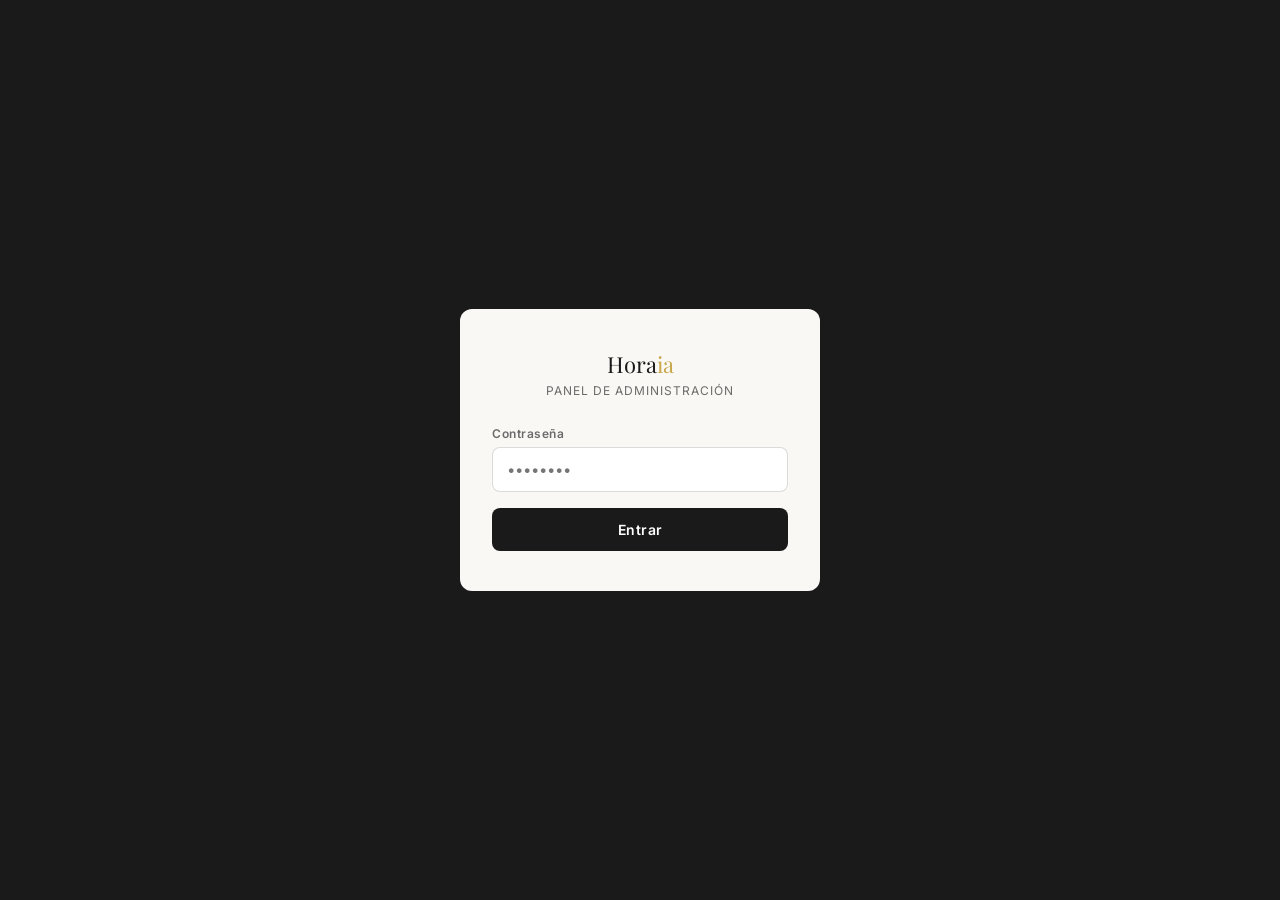
<file: admin.html>
﻿<!DOCTYPE html>
<html lang="es">
<head>
  <meta charset="UTF-8" />
  <meta name="viewport" content="width=device-width, initial-scale=1.0" />
  <title>Panel Admin — Barberia Aveiro</title>
  <link href="https://fonts.googleapis.com/css2?family=Playfair+Display:wght@700&family=Inter:wght@300;400;500;600;700&display=swap" rel="stylesheet" />
  <style>
    *, *::before, *::after { box-sizing: border-box; margin: 0; padding: 0; }
    :root {
      --cream: #faf8f5; --cream-dark: #f0ebe3; --cream-darker: #e5ddd3;
      --dark: #1a1a1a; --dark2: #2d2d2d; --gray: #6b6b6b; --gray-light: #9b9b9b;
      --white: #ffffff; --gold: #c9a84c; --green: #16a34a; --red: #dc2626;
      --border: rgba(0,0,0,0.08); --border-dark: rgba(0,0,0,0.14); --radius: 8px;
    }
    html { scroll-behavior: smooth; }
    body { font-family: 'Inter', sans-serif; background: var(--cream-dark); color: var(--dark); min-height: 100vh; }
    a { color: inherit; text-decoration: none; }

    /* ── LOGIN OVERLAY ── */
    #loginOverlay {
      position: fixed; inset: 0; background: var(--dark);
      display: flex; align-items: center; justify-content: center;
      z-index: 1000; padding: 24px;
    }
    .login-box {
      background: var(--cream); border-radius: 12px;
      padding: 40px 32px; width: 100%; max-width: 360px; text-align: center;
    }
    .login-logo {
      font-family: 'Playfair Display', serif; font-size: 22px;
      color: var(--dark); margin-bottom: 4px;
    }
    .login-logo span { color: var(--gold); }
    .login-sub { font-size: 12px; color: var(--gray); letter-spacing: 1px; text-transform: uppercase; margin-bottom: 28px; }
    .login-label { font-size: 12px; font-weight: 600; color: var(--gray); text-align: left; margin-bottom: 6px; letter-spacing: 0.5px; }
    .login-input {
      width: 100%; border: 1px solid var(--border-dark); border-radius: var(--radius);
      padding: 12px 14px; font-size: 15px; font-family: 'Inter', sans-serif;
      background: var(--white); color: var(--dark); outline: none;
      transition: border-color 0.2s; margin-bottom: 16px;
    }
    .login-input:focus { border-color: var(--dark); }
    .login-btn {
      width: 100%; background: var(--dark); color: #fff; border: none;
      border-radius: var(--radius); padding: 13px; font-size: 14px;
      font-weight: 600; font-family: 'Inter', sans-serif; cursor: pointer;
      letter-spacing: 0.5px; transition: background 0.2s;
    }
    .login-btn:hover { background: var(--dark2); }
    .login-error { font-size: 12px; color: var(--red); margin-top: 10px; display: none; }

    /* ── HEADER ── */
    .admin-header {
      background: var(--dark); padding: 0 20px;
      display: flex; align-items: center; justify-content: space-between;
      height: 54px; position: sticky; top: 0; z-index: 100;
    }
    .header-logo { font-family: 'Playfair Display', serif; font-size: 17px; color: #fff; }
    .header-logo span { color: var(--gold); }
    .header-biz { font-size: 12px; color: rgba(255,255,255,0.4); }
    .logout-btn {
      background: none; border: 1px solid rgba(255,255,255,0.15); border-radius: 6px;
      color: rgba(255,255,255,0.5); font-size: 12px; font-family: 'Inter', sans-serif;
      padding: 6px 12px; cursor: pointer; transition: all 0.2s;
    }
    .logout-btn:hover { border-color: rgba(255,255,255,0.4); color: #fff; }

    /* ── MAIN ── */
    .admin-main { max-width: 640px; margin: 0 auto; padding: 20px 16px 60px; }

    /* ── DATE BANNER ── */
    .date-banner {
      background: var(--white); border: 1px solid var(--border); border-radius: var(--radius);
      padding: 16px 18px; margin-bottom: 16px;
      display: flex; align-items: center; justify-content: space-between;
    }
    .date-today { font-size: 13px; color: var(--gray); }
    .date-today strong { font-size: 17px; color: var(--dark); font-weight: 700; display: block; margin-bottom: 1px; }
    .citas-badge {
      background: var(--dark); color: #fff; border-radius: 6px;
      padding: 6px 12px; font-size: 12px; font-weight: 600; text-align: center;
      min-width: 80px;
    }
    .citas-badge span { font-size: 22px; font-weight: 700; display: block; line-height: 1; color: var(--gold); }

    /* ── QUICK CLOSE ── */
    .quick-close-btn {
      width: 100%; background: var(--red); color: #fff; border: none;
      border-radius: var(--radius); padding: 13px; font-size: 14px;
      font-weight: 600; font-family: 'Inter', sans-serif; cursor: pointer;
      margin-bottom: 16px; letter-spacing: 0.3px; transition: background 0.2s;
      display: flex; align-items: center; justify-content: center; gap: 8px;
    }
    .quick-close-btn:hover { background: #b91c1c; }

    /* ── TODAY'S BOOKINGS ── */
    .section-card {
      background: var(--white); border: 1px solid var(--border); border-radius: var(--radius);
      margin-bottom: 16px; overflow: hidden;
    }
    .section-header {
      padding: 14px 18px; border-bottom: 1px solid var(--border);
      display: flex; align-items: center; justify-content: space-between;
    }
    .section-title { font-size: 12px; font-weight: 600; letter-spacing: 1.5px; text-transform: uppercase; color: var(--gray); }
    .section-action { font-size: 12px; color: var(--gold); font-weight: 600; cursor: pointer; }

    .booking-list { padding: 0; }
    .booking-item {
      display: flex; align-items: center; gap: 14px;
      padding: 12px 18px; border-bottom: 1px solid var(--border);
    }
    .booking-item:last-child { border-bottom: none; }
    .booking-time {
      font-size: 15px; font-weight: 700; color: var(--dark);
      min-width: 46px; flex-shrink: 0;
    }
    .booking-time.past { color: var(--gray-light); }
    .booking-info { flex: 1; }
    .booking-name { font-size: 14px; font-weight: 600; color: var(--dark); }
    .booking-detail { font-size: 12px; color: var(--gray); margin-top: 1px; }
    .booking-barber {
      font-size: 11px; background: var(--cream-dark); color: var(--gray);
      border-radius: 20px; padding: 3px 10px; flex-shrink: 0;
    }
    .empty-state {
      padding: 28px 18px; text-align: center;
      font-size: 13px; color: var(--gray-light);
    }

    /* ── TABS ── */
    .tabs-bar {
      display: flex; background: var(--white); border: 1px solid var(--border);
      border-radius: var(--radius); margin-bottom: 16px; overflow: hidden;
    }
    .tab-btn {
      flex: 1; padding: 12px 8px; font-size: 13px; font-weight: 500;
      color: var(--gray); background: none; border: none; cursor: pointer;
      font-family: 'Inter', sans-serif; transition: all 0.15s;
      border-right: 1px solid var(--border);
    }
    .tab-btn:last-child { border-right: none; }
    .tab-btn.active { background: var(--dark); color: #fff; font-weight: 600; }

    .tab-panel { display: none; }
    .tab-panel.active { display: block; }

    /* ── FORMS ── */
    .form-card {
      background: var(--white); border: 1px solid var(--border);
      border-radius: var(--radius); padding: 20px 18px;
    }
    .form-row { margin-bottom: 16px; }
    .form-label {
      font-size: 12px; font-weight: 600; color: var(--gray);
      letter-spacing: 0.5px; margin-bottom: 6px; display: block;
    }
    .form-input, .form-select {
      width: 100%; border: 1px solid var(--border-dark); border-radius: var(--radius);
      padding: 11px 14px; font-size: 14px; font-family: 'Inter', sans-serif;
      background: var(--white); color: var(--dark); outline: none;
      transition: border-color 0.2s; appearance: none;
    }
    .form-input:focus, .form-select:focus { border-color: var(--dark); }
    .form-row-2 { display: grid; grid-template-columns: 1fr 1fr; gap: 12px; }
    .form-note { font-size: 12px; color: var(--gray); margin-top: 6px; }
    .submit-btn {
      width: 100%; background: var(--dark); color: #fff; border: none;
      border-radius: var(--radius); padding: 13px; font-size: 14px;
      font-weight: 600; font-family: 'Inter', sans-serif; cursor: pointer;
      letter-spacing: 0.3px; transition: background 0.2s; margin-top: 4px;
    }
    .submit-btn:hover { background: var(--dark2); }
    .submit-btn:disabled { background: var(--cream-darker); color: var(--gray-light); cursor: not-allowed; }

    /* ── ACTIVE BLOCKS LIST ── */
    .block-item {
      display: flex; align-items: flex-start; gap: 12px;
      padding: 14px 18px; border-bottom: 1px solid var(--border);
    }
    .block-item:last-child { border-bottom: none; }
    .block-type-badge {
      font-size: 10px; font-weight: 700; letter-spacing: 1px; text-transform: uppercase;
      padding: 3px 8px; border-radius: 4px; flex-shrink: 0; margin-top: 2px;
    }
    .block-type-badge.dia { background: #fee2e2; color: var(--red); }
    .block-type-badge.horas { background: #fef3c7; color: #92400e; }
    .block-info { flex: 1; }
    .block-fecha { font-size: 14px; font-weight: 600; color: var(--dark); }
    .block-detail { font-size: 12px; color: var(--gray); margin-top: 2px; }
    .block-delete {
      background: none; border: 1px solid var(--border-dark); border-radius: 6px;
      color: var(--red); font-size: 12px; padding: 5px 10px; cursor: pointer;
      font-family: 'Inter', sans-serif; transition: all 0.15s; flex-shrink: 0;
    }
    .block-delete:hover { background: #fee2e2; border-color: var(--red); }

    /* ── TOAST ── */
    #toast {
      position: fixed; bottom: 24px; left: 50%; transform: translateX(-50%) translateY(20px);
      background: var(--dark); color: #fff; border-radius: 8px;
      padding: 12px 20px; font-size: 13px; font-weight: 500;
      opacity: 0; transition: all 0.3s; pointer-events: none; white-space: nowrap;
      z-index: 500;
    }
    #toast.show { opacity: 1; transform: translateX(-50%) translateY(0); }
    #toast.error { background: var(--red); }

    /* ── FOOTER ── */
    .admin-footer {
      text-align: center; font-size: 11px; color: var(--gray-light);
      padding: 16px; margin-top: 8px;
    }
    .admin-footer span { color: var(--gold); font-weight: 600; }
  </style>
</head>
<body>

<!-- LOGIN OVERLAY -->
<div id="loginOverlay">
  <div class="login-box">
    <div class="login-logo">Hora<span>ia</span></div>
    <div class="login-sub">Panel de administración</div>
    <div class="login-label">Contraseña</div>
    <input id="loginInput" type="password" class="login-input" placeholder="••••••••" />
    <button class="login-btn" onclick="doLogin()">Entrar</button>
    <div class="login-error" id="loginError">Contraseña incorrecta</div>
  </div>
</div>

<!-- HEADER -->
<header class="admin-header">
  <div>
    <div class="header-logo">Hora<span>ia</span></div>
  </div>
  <div class="header-biz" id="headerBiz">Barberia Aveiro</div>
  <button class="logout-btn" onclick="doLogout()">Salir</button>
</header>

<!-- MAIN -->
<main class="admin-main" id="adminMain" style="display:none">

  <!-- DATE BANNER -->
  <div class="date-banner">
    <div class="date-today">
      <strong id="todayLabel">—</strong>
      <span id="todayStatus"></span>
    </div>
    <div class="citas-badge">
      <span id="citasCount">—</span>
      citas hoy
    </div>
  </div>

  <!-- QUICK CLOSE TODAY -->
  <button class="quick-close-btn" id="quickCloseBtn" onclick="closeToday()">
    🔒 Cerrar el negocio hoy
  </button>

  <!-- TODAY'S BOOKINGS -->
  <div class="section-card">
    <div class="section-header">
      <span class="section-title">Citas de hoy</span>
      <span class="section-action" onclick="loadTodayBookings()">↻ Actualizar</span>
    </div>
    <div class="booking-list" id="bookingList">
      <div class="empty-state">Cargando citas...</div>
    </div>
  </div>

  <!-- TABS -->
  <div class="tabs-bar">
    <button class="tab-btn active" onclick="switchTab('cerrarDia')">Cerrar día</button>
    <button class="tab-btn" onclick="switchTab('bloquearHoras')">Bloquear horas</button>
    <button class="tab-btn" onclick="switchTab('activos')">Activos</button>
  </div>

  <!-- TAB: CERRAR DÍA -->
  <div class="tab-panel active" id="tab-cerrarDia">
    <div class="form-card">
      <div class="form-row">
        <label class="form-label">Día a cerrar</label>
        <input type="date" class="form-input" id="closeDayDate" />
      </div>
      <div class="form-row">
        <label class="form-label">Empleado afectado</label>
        <select class="form-select" id="closeDayEmp">
          <option value="0">Todos los empleados</option>
        </select>
      </div>
      <div class="form-row">
        <label class="form-label">Motivo (opcional)</label>
        <input type="text" class="form-input" id="closeDayNota" placeholder="Ej: Festivo, Vacaciones..." />
      </div>
      <button class="submit-btn" onclick="submitBlockDay()">Cerrar este día</button>
    </div>
  </div>

  <!-- TAB: BLOQUEAR HORAS -->
  <div class="tab-panel" id="tab-bloquearHoras">
    <div class="form-card">
      <div class="form-row">
        <label class="form-label">Día</label>
        <input type="date" class="form-input" id="blockHoursDate" />
      </div>
      <div class="form-row form-row-2">
        <div>
          <label class="form-label">Desde</label>
          <input type="time" class="form-input" id="blockHoursStart" step="1800" />
        </div>
        <div>
          <label class="form-label">Hasta</label>
          <input type="time" class="form-input" id="blockHoursEnd" step="1800" />
        </div>
      </div>
      <div class="form-row">
        <label class="form-label">Empleado afectado</label>
        <select class="form-select" id="blockHoursEmp">
          <option value="0">Todos los empleados</option>
        </select>
      </div>
      <div class="form-row">
        <label class="form-label">Motivo (opcional)</label>
        <input type="text" class="form-input" id="blockHoursNota" placeholder="Ej: Formación, Cita privada..." />
      </div>
      <p class="form-note">Se bloquearán todos los slots de 30 min entre las horas indicadas.</p>
      <button class="submit-btn" onclick="submitBlockHours()">Bloquear estas horas</button>
    </div>
  </div>

  <!-- TAB: ACTIVOS -->
  <div class="tab-panel" id="tab-activos">
    <div class="section-card">
      <div class="section-header">
        <span class="section-title">Bloqueos activos</span>
        <span class="section-action" onclick="renderActiveBlocks()">↻ Actualizar</span>
      </div>
      <div id="activeBlocksList">
        <div class="empty-state">Sin bloqueos activos.</div>
      </div>
    </div>
  </div>

</main>

<div class="admin-footer">Panel gestionado por <span>Horaia</span></div>

<div id="toast"></div>

<script>
  /* ================================================================
     CONFIGURACIÓN — CAMBIAR POR CLIENTE
     ================================================================ */
  const ADMIN_PASSWORD   = 'admin1234';          // ← cambiar
  const NEGOCIO_NOMBRE   = 'Barberia Aveiro';    // ← cambiar
  const N8N_ADMIN_GET    = 'https://n8n-n8n.zouxyy.easypanel.host/webhook/85644a93-3bf3-4258-b1a6-50ea52a40d8f';
  const N8N_ADMIN_POST   = 'https://n8n-n8n.zouxyy.easypanel.host/webhook/bf382f5b-f8f5-4df4-b98d-669d4fddb362';
  const N8N_BOOKINGS_GET = 'https://n8n-n8n.zouxyy.easypanel.host/webhook/85644a93-3bf3-4258-b1a6-50ea52a40d8f';

  const EMPLOYEES = [
    { id: 1, name: 'Nestor' },
    { id: 2, name: 'Sebastián' },
    { id: 3, name: 'Alfonso' },
  ];
  /* ================================================================ */

  const MONTH_NAMES   = ['Enero','Febrero','Marzo','Abril','Mayo','Junio','Julio','Agosto','Septiembre','Octubre','Noviembre','Diciembre'];
  const DAY_NAMES     = ['Domingo','Lunes','Martes','Miércoles','Jueves','Viernes','Sábado'];
  const STORAGE_KEY   = `rl_admin_blocks_${NEGOCIO_NOMBRE.replace(/\s/g,'_')}`;

  function todayKey() {
    const d = new Date();
    return `${d.getFullYear()}-${String(d.getMonth()+1).padStart(2,'0')}-${String(d.getDate()).padStart(2,'0')}`;
  }

  function formatDateLabel(dk) {
    const [y,m,d] = dk.split('-').map(Number);
    const date = new Date(y, m-1, d);
    return `${DAY_NAMES[date.getDay()]} ${d} de ${MONTH_NAMES[m-1]}`;
  }

  /* ── AUTH ── */
  function doLogin() {
    const val = document.getElementById('loginInput').value;
    if (val === ADMIN_PASSWORD) {
      sessionStorage.setItem('rl_admin_ok','1');
      document.getElementById('loginOverlay').style.display = 'none';
      document.getElementById('adminMain').style.display = '';
      document.getElementById('headerBiz').textContent = NEGOCIO_NOMBRE;
      initAdmin();
    } else {
      document.getElementById('loginError').style.display = 'block';
      document.getElementById('loginInput').value = '';
    }
  }

  function doLogout() {
    sessionStorage.removeItem('rl_admin_ok');
    location.reload();
  }

  document.getElementById('loginInput').addEventListener('keydown', e => { if (e.key === 'Enter') doLogin(); });

  if (sessionStorage.getItem('rl_admin_ok') === '1') {
    document.getElementById('loginOverlay').style.display = 'none';
    document.getElementById('adminMain').style.display = '';
    document.getElementById('headerBiz').textContent = NEGOCIO_NOMBRE;
    initAdmin();
  }

  /* ── INIT ── */
  function initAdmin() {
    const today = todayKey();
    const todayDate = new Date();
    document.getElementById('todayLabel').textContent =
      `${DAY_NAMES[todayDate.getDay()]}, ${todayDate.getDate()} de ${MONTH_NAMES[todayDate.getMonth()]}`;

    // Set default dates
    document.getElementById('closeDayDate').value     = today;
    document.getElementById('blockHoursDate').value   = today;
    document.getElementById('blockHoursStart').value  = '09:30';
    document.getElementById('blockHoursEnd').value    = '11:00';

    // Populate employee selects
    const empOptions = EMPLOYEES.map(e => `<option value="${e.id}">${e.name}</option>`).join('');
    document.getElementById('closeDayEmp').innerHTML   += empOptions;
    document.getElementById('blockHoursEmp').innerHTML += empOptions;

    loadTodayBookings();
    renderActiveBlocks();
    checkTodayClosed();
  }

  /* ── TABS ── */
  function switchTab(name) {
    document.querySelectorAll('.tab-btn').forEach((btn, i) => {
      btn.classList.toggle('active', ['cerrarDia','bloquearHoras','activos'][i] === name);
    });
    document.querySelectorAll('.tab-panel').forEach(p => p.classList.remove('active'));
    document.getElementById(`tab-${name}`).classList.add('active');
    if (name === 'activos') renderActiveBlocks();
  }

  /* ── LOCAL STORAGE ── */
  function getBlocks() {
    return JSON.parse(localStorage.getItem(STORAGE_KEY) || '[]');
  }

  function saveBlocks(blocks) {
    localStorage.setItem(STORAGE_KEY, JSON.stringify(blocks));
  }

  function addBlock(block) {
    block.id = Date.now().toString();
    const blocks = getBlocks();
    blocks.push(block);
    saveBlocks(blocks);
  }

  function removeBlock(id) {
    saveBlocks(getBlocks().filter(b => b.id !== id));
  }

  /* ── TODAY'S BOOKINGS ── */
  async function loadTodayBookings() {
    const list = document.getElementById('bookingList');
    list.innerHTML = '<div class="empty-state">Cargando...</div>';
    const today = todayKey();
    let bookings = [];

    // Consultar horas ocupadas por cada empleado vía n8n GET
    try {
      await Promise.all(EMPLOYEES.map(async emp => {
        const res = await fetch(`${N8N_BOOKINGS_GET}?barbero=${encodeURIComponent(emp.name)}&fecha=${today}`);
        if (res.ok) {
          const data = await res.json();
          const horas = Array.isArray(data) ? data : (data.horasOcupadas || []);
          horas.forEach(hora => bookings.push({ hora, empleado: emp.name, nombre: '—', servicio: '—' }));
        }
      }));
    } catch (_) {}

    // Fallback: leer desde localStorage (clave usada en script.js)
    if (!bookings.length) {
      EMPLOYEES.forEach(emp => {
        const booked = JSON.parse(localStorage.getItem(`aveiro_${emp.id}_${today}`) || '[]');
        booked.forEach(hora => bookings.push({ hora, empleado: emp.name, nombre: '—', servicio: '—' }));
      });
    }

    bookings.sort((a, b) => a.hora.localeCompare(b.hora));
    document.getElementById('citasCount').textContent = bookings.length;

    if (!bookings.length) {
      list.innerHTML = '<div class="empty-state">Sin citas para hoy.</div>';
      return;
    }

    const now = new Date();
    list.innerHTML = bookings.map(b => {
      const [h, m] = b.hora.split(':').map(Number);
      const past = h < now.getHours() || (h === now.getHours() && m < now.getMinutes());
      return `<div class="booking-item">
        <div class="booking-time ${past ? 'past' : ''}">${b.hora}</div>
        <div class="booking-info">
          <div class="booking-name">${b.nombre || '—'}</div>
          <div class="booking-detail">${b.servicio || '—'}</div>
        </div>
        <div class="booking-barber">${b.empleado || '—'}</div>
      </div>`;
    }).join('');
  }

  /* ── CERRAR HOY (quick) ── */
  function checkTodayClosed() {
    const today = todayKey();
    const isClosed = getBlocks().some(b => b.fecha === today && b.tipo === 'dia_completo');
    const btn = document.getElementById('quickCloseBtn');
    if (isClosed) {
      btn.textContent = '✓ El negocio está cerrado hoy — Reabrir';
      btn.style.background = 'var(--green)';
    } else {
      btn.innerHTML = '🔒 Cerrar el negocio hoy';
      btn.style.background = '';
    }
  }

  function closeToday() {
    const today = todayKey();
    const blocks = getBlocks();
    const existing = blocks.find(b => b.fecha === today && b.tipo === 'dia_completo');

    if (existing) {
      removeBlock(existing.id);
      showToast('Negocio reabierto para hoy');
    } else {
      const block = { tipo: 'dia_completo', fecha: today, empleadoId: 0, nota: 'Cerrado' };
      addBlock(block);
      postBlock({ ...block, accion: 'bloquear' });
      showToast('Negocio cerrado para hoy');
    }
    checkTodayClosed();
    renderActiveBlocks();
  }

  /* ── BLOCK DAY ── */
  function submitBlockDay() {
    const fecha = document.getElementById('closeDayDate').value;
    const empId = parseInt(document.getElementById('closeDayEmp').value);
    const nota  = document.getElementById('closeDayNota').value.trim();

    if (!fecha) { showToast('Selecciona un día', true); return; }

    const block = { tipo: 'dia_completo', fecha, empleadoId: empId, nota };
    addBlock(block);
    postBlock({ ...block, accion: 'bloquear' });
    showToast('Día bloqueado correctamente');
    checkTodayClosed();
    renderActiveBlocks();
    document.getElementById('closeDayNota').value = '';
  }

  /* ── BLOCK HOURS ── */
  function submitBlockHours() {
    const fecha = document.getElementById('blockHoursDate').value;
    const inicio = document.getElementById('blockHoursStart').value;
    const fin    = document.getElementById('blockHoursEnd').value;
    const empId  = parseInt(document.getElementById('blockHoursEmp').value);
    const nota   = document.getElementById('blockHoursNota').value.trim();

    if (!fecha)         { showToast('Selecciona un día', true); return; }
    if (!inicio || !fin){ showToast('Indica la hora de inicio y fin', true); return; }
    if (inicio >= fin)  { showToast('La hora de fin debe ser mayor que la de inicio', true); return; }

    const block = { tipo: 'horas', fecha, inicio, fin, empleadoId: empId, nota };
    addBlock(block);
    postBlock({ ...block, accion: 'bloquear' });
    showToast('Horas bloqueadas correctamente');
    renderActiveBlocks();
    document.getElementById('blockHoursNota').value = '';
  }

  /* ── RENDER ACTIVE BLOCKS ── */
  function renderActiveBlocks() {
    const container = document.getElementById('activeBlocksList');
    const today = todayKey();
    const blocks = getBlocks()
      .filter(b => b.fecha >= today)
      .sort((a, b) => a.fecha.localeCompare(b.fecha));

    if (!blocks.length) {
      container.innerHTML = '<div class="empty-state">Sin bloqueos activos.</div>';
      return;
    }

    container.innerHTML = blocks.map(b => {
      const empName = b.empleadoId === 0 ? 'Todos' : (EMPLOYEES.find(e => e.id === b.empleadoId)?.name || '—');
      const detail  = b.tipo === 'dia_completo'
        ? `Todo el día · ${empName}${b.nota ? ' · ' + b.nota : ''}`
        : `${b.inicio}–${b.fin} · ${empName}${b.nota ? ' · ' + b.nota : ''}`;
      return `<div class="block-item">
        <span class="block-type-badge ${b.tipo === 'dia_completo' ? 'dia' : 'horas'}">
          ${b.tipo === 'dia_completo' ? 'Día' : 'Horas'}
        </span>
        <div class="block-info">
          <div class="block-fecha">${formatDateLabel(b.fecha)}</div>
          <div class="block-detail">${detail}</div>
        </div>
        <button class="block-delete" onclick="deleteBlock('${b.id}')">Eliminar</button>
      </div>`;
    }).join('');
  }

  function deleteBlock(id) {
    removeBlock(id);
    postBlock({ accion: 'desbloquear', id });
    showToast('Bloqueo eliminado');
    renderActiveBlocks();
    checkTodayClosed();
  }

  /* ── POST TO N8N ── */
  async function postBlock(data) {
    try {
      await fetch(N8N_ADMIN_POST, {
        method: 'POST',
        headers: { 'Content-Type': 'application/json' },
        body: JSON.stringify(data),
      });
    } catch (_) {}
  }

  /* ── TOAST ── */
  let toastTimer;
  function showToast(msg, isError = false) {
    const el = document.getElementById('toast');
    el.textContent = msg;
    el.className = 'show' + (isError ? ' error' : '');
    clearTimeout(toastTimer);
    toastTimer = setTimeout(() => { el.className = ''; }, 2800);
  }
</script>
</body>
</html>
</file>
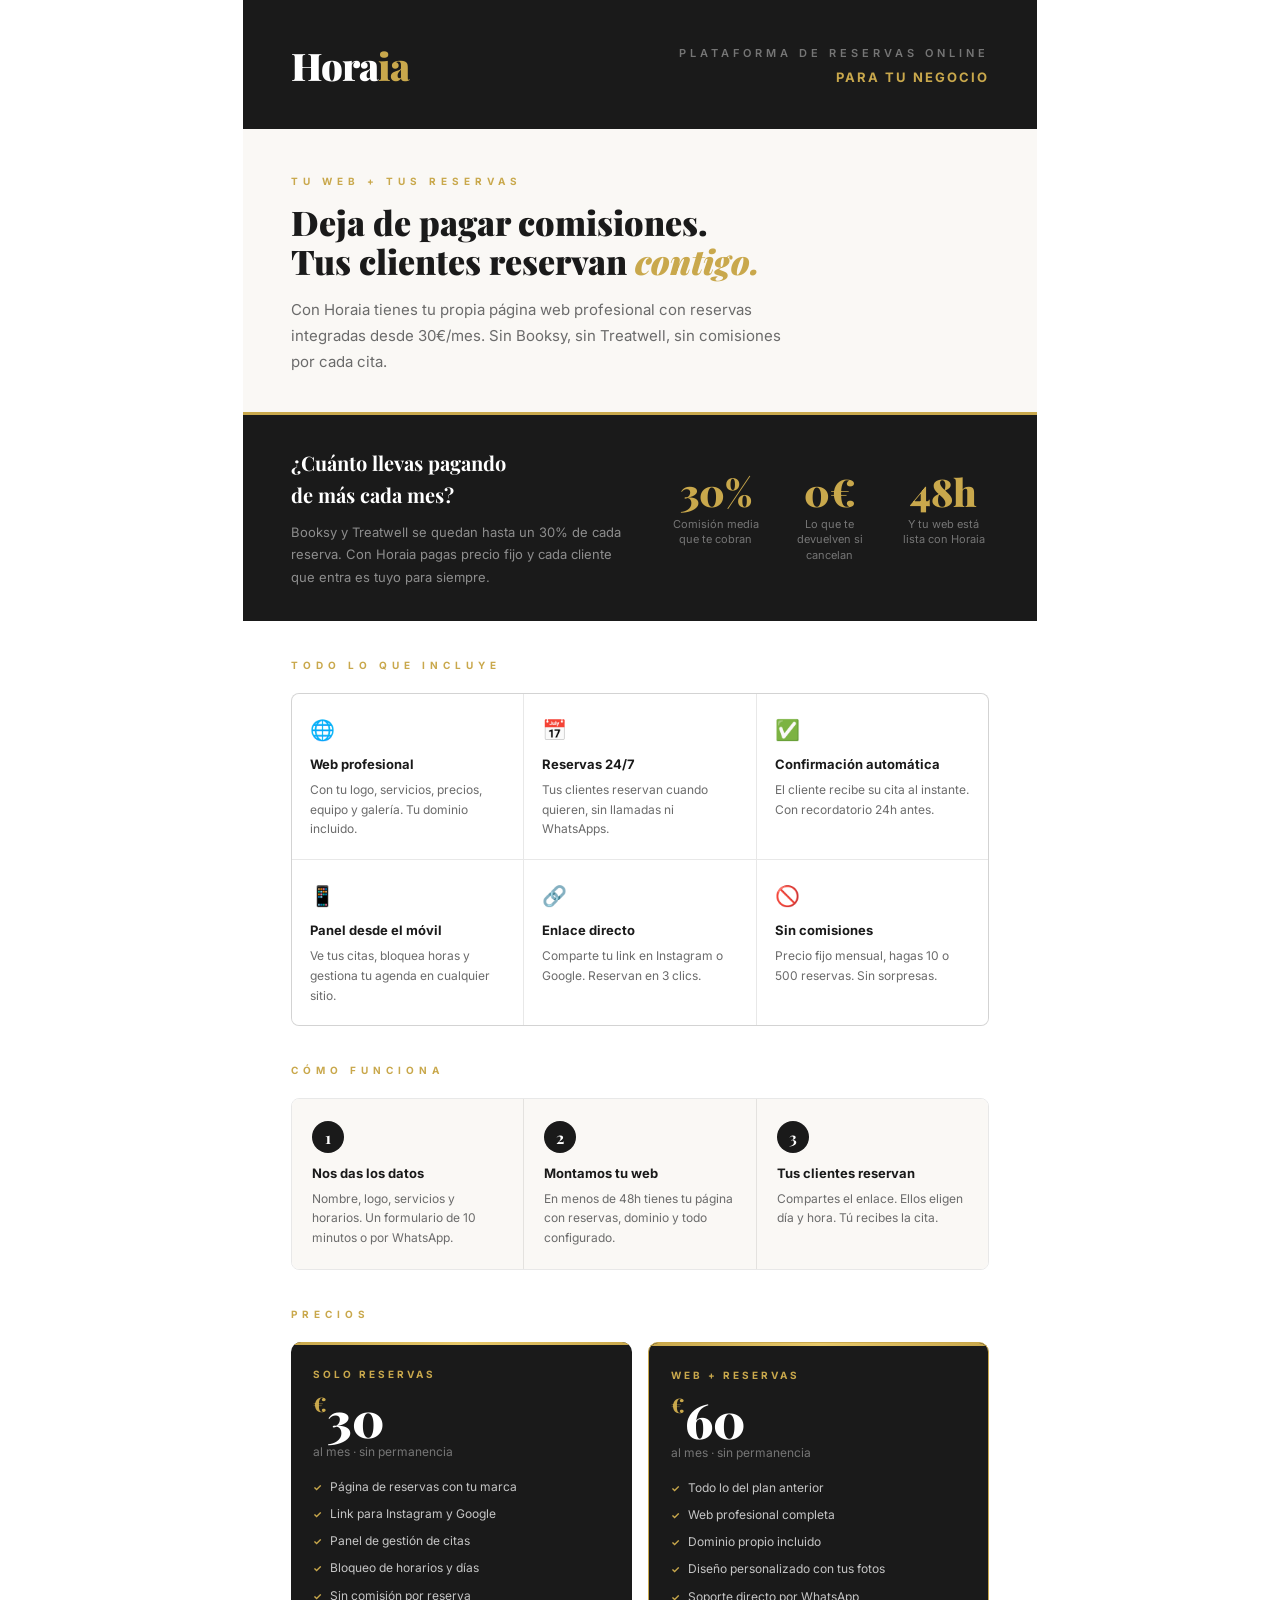
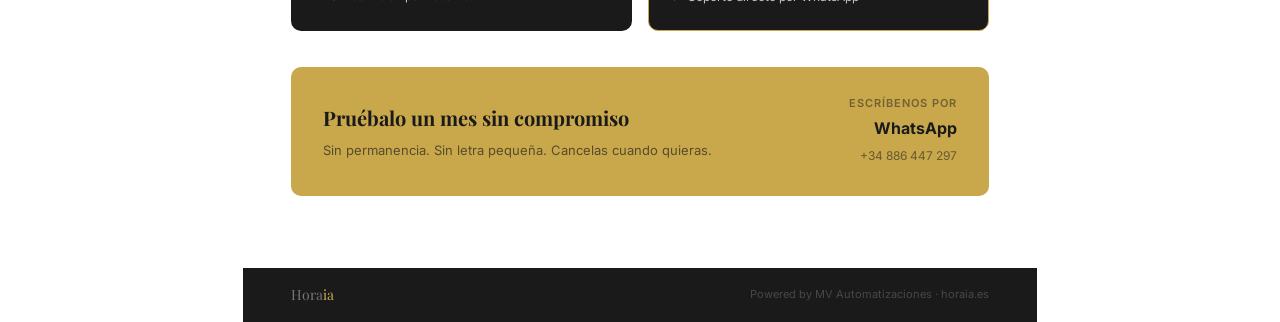
<file: horaia_lead.html>
<!DOCTYPE html>
<html lang="es">
<head>
  <meta charset="UTF-8" />
  <meta name="viewport" content="width=device-width, initial-scale=1.0" />
  <title>Horaia — Presentación</title>
  <link href="https://fonts.googleapis.com/css2?family=Playfair+Display:wght@400;700;900&family=Inter:wght@300;400;500;600;700&display=swap" rel="stylesheet" />
  <style>
    * { box-sizing: border-box; margin: 0; padding: 0; }

    :root {
      --cream:  #faf8f5;
      --dark:   #1a1a1a;
      --dark2:  #2d2d2d;
      --gray:   #6b6b6b;
      --white:  #ffffff;
      --gold:   #c9a84c;
      --border: rgba(0,0,0,0.09);
    }

    body {
      font-family: 'Inter', sans-serif;
      background: var(--white);
      color: var(--dark);
      width: 210mm;
      min-height: 297mm;
      margin: 0 auto;
      padding: 0;
      line-height: 1.6;
    }

    /* ── CABECERA ── */
    .header {
      background: var(--dark);
      padding: 36px 48px 32px;
      display: flex;
      align-items: center;
      justify-content: space-between;
    }

    .brand {
      font-family: 'Playfair Display', serif;
      font-size: 38px;
      font-weight: 900;
      color: var(--white);
      letter-spacing: -1px;
    }
    .brand span { color: var(--gold); }

    .header-tag {
      font-size: 11px;
      font-weight: 600;
      letter-spacing: 4px;
      text-transform: uppercase;
      color: rgba(255,255,255,0.4);
      text-align: right;
    }
    .header-tag strong {
      display: block;
      font-size: 13px;
      color: var(--gold);
      letter-spacing: 2px;
      margin-top: 4px;
    }

    /* ── HERO ── */
    .hero {
      padding: 44px 48px 36px;
      background: var(--cream);
      border-bottom: 3px solid var(--gold);
    }

    .hero-label {
      font-size: 10px;
      font-weight: 700;
      letter-spacing: 5px;
      text-transform: uppercase;
      color: var(--gold);
      margin-bottom: 14px;
      display: block;
    }

    .hero h1 {
      font-family: 'Playfair Display', serif;
      font-size: 34px;
      font-weight: 900;
      color: var(--dark);
      line-height: 1.15;
      margin-bottom: 16px;
    }
    .hero h1 em { font-style: italic; color: var(--gold); }

    .hero p {
      font-size: 15px;
      color: var(--gray);
      max-width: 500px;
      line-height: 1.75;
    }

    /* ── PAIN ── */
    .pain {
      background: var(--dark);
      padding: 32px 48px;
      display: flex;
      gap: 40px;
      align-items: center;
    }

    .pain-text h2 {
      font-family: 'Playfair Display', serif;
      font-size: 20px;
      font-weight: 700;
      color: var(--white);
      margin-bottom: 10px;
    }
    .pain-text p { font-size: 13px; color: rgba(255,255,255,0.5); line-height: 1.75; max-width: 340px; }

    .pain-stats {
      display: flex;
      gap: 24px;
      flex-shrink: 0;
    }

    .stat {
      text-align: center;
    }
    .stat-num {
      font-family: 'Playfair Display', serif;
      font-size: 38px;
      font-weight: 900;
      color: var(--gold);
      line-height: 1;
    }
    .stat p { font-size: 11px; color: rgba(255,255,255,0.4); margin-top: 6px; line-height: 1.4; max-width: 90px; }

    /* ── BODY ── */
    .content {
      padding: 36px 48px;
      background: var(--white);
    }

    .section-label {
      font-size: 10px;
      font-weight: 700;
      letter-spacing: 5px;
      text-transform: uppercase;
      color: var(--gold);
      margin-bottom: 20px;
      display: block;
    }

    /* ── FEATURES ── */
    .features-grid {
      display: grid;
      grid-template-columns: repeat(3, 1fr);
      gap: 1px;
      background: var(--border);
      border: 1px solid var(--border);
      border-radius: 8px;
      overflow: hidden;
      margin-bottom: 36px;
    }

    .feat {
      background: var(--white);
      padding: 20px 18px;
    }

    .feat-icon {
      font-size: 20px;
      margin-bottom: 8px;
      display: block;
    }

    .feat h3 {
      font-size: 13px;
      font-weight: 700;
      color: var(--dark);
      margin-bottom: 5px;
    }

    .feat p {
      font-size: 12px;
      color: var(--gray);
      line-height: 1.65;
    }

    /* ── STEPS ── */
    .steps {
      display: flex;
      gap: 0;
      margin-bottom: 36px;
      border: 1px solid var(--border);
      border-radius: 8px;
      overflow: hidden;
    }

    .step {
      flex: 1;
      padding: 22px 20px;
      border-right: 1px solid var(--border);
      background: var(--cream);
    }
    .step:last-child { border-right: none; }

    .step-num {
      width: 32px; height: 32px;
      background: var(--dark);
      color: var(--white);
      border-radius: 50%;
      display: flex; align-items: center; justify-content: center;
      font-family: 'Playfair Display', serif;
      font-size: 16px; font-weight: 700;
      margin-bottom: 10px;
    }

    .step h3 { font-size: 13px; font-weight: 700; color: var(--dark); margin-bottom: 5px; }
    .step p { font-size: 12px; color: var(--gray); line-height: 1.6; }

    /* ── PRICING ── */
    .pricing {
      display: grid;
      grid-template-columns: 1fr 1fr;
      gap: 16px;
      margin-bottom: 36px;
    }

    .plan {
      background: var(--dark);
      border-radius: 10px;
      padding: 24px 22px;
      position: relative;
      overflow: hidden;
    }

    .plan::before {
      content: '';
      position: absolute; top: 0; left: 0; right: 0; height: 3px;
      background: linear-gradient(to right, var(--gold), #e8c96a, var(--gold));
    }

    .plan.highlight { border: 1.5px solid var(--gold); }

    .plan-name {
      font-size: 10px;
      font-weight: 700;
      letter-spacing: 3px;
      text-transform: uppercase;
      color: var(--gold);
      margin-bottom: 12px;
      display: block;
    }

    .plan-price {
      font-family: 'Playfair Display', serif;
      font-size: 48px;
      font-weight: 900;
      color: var(--white);
      line-height: 1;
    }
    .plan-price sup { font-size: 20px; vertical-align: top; margin-top: 10px; color: var(--gold); }
    .plan-period { font-size: 12px; color: rgba(255,255,255,0.4); margin-bottom: 16px; }

    .plan ul {
      list-style: none;
      display: flex;
      flex-direction: column;
      gap: 8px;
    }
    .plan ul li {
      font-size: 12px;
      color: rgba(255,255,255,0.75);
      display: flex;
      gap: 8px;
      align-items: flex-start;
    }
    .plan ul li::before {
      content: '✓';
      color: var(--gold);
      font-size: 10px;
      font-weight: 700;
      flex-shrink: 0;
      margin-top: 2px;
    }

    /* ── CTA ── */
    .cta {
      background: var(--gold);
      border-radius: 10px;
      padding: 28px 32px;
      display: flex;
      align-items: center;
      justify-content: space-between;
      gap: 24px;
    }

    .cta-text h2 {
      font-family: 'Playfair Display', serif;
      font-size: 20px;
      font-weight: 700;
      color: var(--dark);
      margin-bottom: 6px;
    }
    .cta-text p { font-size: 13px; color: rgba(26,26,26,0.65); }

    .cta-contact {
      text-align: right;
      flex-shrink: 0;
    }
    .cta-contact p { font-size: 11px; color: rgba(26,26,26,0.5); margin-bottom: 4px; text-transform: uppercase; letter-spacing: 1px; font-weight: 600; }
    .cta-contact strong { font-size: 16px; color: var(--dark); font-weight: 700; display: block; }
    .cta-contact span { font-size: 12px; color: rgba(26,26,26,0.55); }

    /* ── FOOTER ── */
    footer {
      background: var(--dark);
      padding: 16px 48px;
      display: flex;
      align-items: center;
      justify-content: space-between;
      margin-top: 36px;
    }

    footer .f-brand {
      font-family: 'Playfair Display', serif;
      font-size: 14px;
      color: rgba(255,255,255,0.4);
    }
    footer .f-brand span { color: var(--gold); }

    footer p { font-size: 11px; color: rgba(255,255,255,0.2); }

    /* ── PRINT ── */
    @media print {
      body { width: 210mm; margin: 0; }
      @page { size: A4; margin: 0; }
    }
  </style>
</head>
<body>

<!-- CABECERA -->
<div class="header">
  <div class="brand">Hora<span>ia</span></div>
  <div class="header-tag">
    Plataforma de reservas online
    <strong>Para tu negocio</strong>
  </div>
</div>

<!-- HERO -->
<div class="hero">
  <span class="hero-label">Tu web + tus reservas</span>
  <h1>Deja de pagar comisiones.<br>Tus clientes reservan <em>contigo.</em></h1>
  <p>Con Horaia tienes tu propia página web profesional con reservas integradas desde 30&euro;/mes. Sin Booksy, sin Treatwell, sin comisiones por cada cita.</p>
</div>

<!-- PAIN -->
<div class="pain">
  <div class="pain-text">
    <h2>¿Cuánto llevas pagando<br>de más cada mes?</h2>
    <p>Booksy y Treatwell se quedan hasta un 30% de cada reserva. Con Horaia pagas precio fijo y cada cliente que entra es tuyo para siempre.</p>
  </div>
  <div class="pain-stats">
    <div class="stat">
      <div class="stat-num">30%</div>
      <p>Comisión media que te cobran</p>
    </div>
    <div class="stat">
      <div class="stat-num">0€</div>
      <p>Lo que te devuelven si cancelan</p>
    </div>
    <div class="stat">
      <div class="stat-num">48h</div>
      <p>Y tu web está lista con Horaia</p>
    </div>
  </div>
</div>

<!-- FEATURES -->
<div class="content">
  <span class="section-label">Todo lo que incluye</span>
  <div class="features-grid">
    <div class="feat">
      <span class="feat-icon">🌐</span>
      <h3>Web profesional</h3>
      <p>Con tu logo, servicios, precios, equipo y galería. Tu dominio incluido.</p>
    </div>
    <div class="feat">
      <span class="feat-icon">📅</span>
      <h3>Reservas 24/7</h3>
      <p>Tus clientes reservan cuando quieren, sin llamadas ni WhatsApps.</p>
    </div>
    <div class="feat">
      <span class="feat-icon">✅</span>
      <h3>Confirmación automática</h3>
      <p>El cliente recibe su cita al instante. Con recordatorio 24h antes.</p>
    </div>
    <div class="feat">
      <span class="feat-icon">📱</span>
      <h3>Panel desde el móvil</h3>
      <p>Ve tus citas, bloquea horas y gestiona tu agenda en cualquier sitio.</p>
    </div>
    <div class="feat">
      <span class="feat-icon">🔗</span>
      <h3>Enlace directo</h3>
      <p>Comparte tu link en Instagram o Google. Reservan en 3 clics.</p>
    </div>
    <div class="feat">
      <span class="feat-icon">🚫</span>
      <h3>Sin comisiones</h3>
      <p>Precio fijo mensual, hagas 10 o 500 reservas. Sin sorpresas.</p>
    </div>
  </div>

  <!-- STEPS -->
  <span class="section-label">Cómo funciona</span>
  <div class="steps">
    <div class="step">
      <div class="step-num">1</div>
      <h3>Nos das los datos</h3>
      <p>Nombre, logo, servicios y horarios. Un formulario de 10 minutos o por WhatsApp.</p>
    </div>
    <div class="step">
      <div class="step-num">2</div>
      <h3>Montamos tu web</h3>
      <p>En menos de 48h tienes tu página con reservas, dominio y todo configurado.</p>
    </div>
    <div class="step">
      <div class="step-num">3</div>
      <h3>Tus clientes reservan</h3>
      <p>Compartes el enlace. Ellos eligen día y hora. Tú recibes la cita.</p>
    </div>
  </div>

  <!-- PRICING -->
  <span class="section-label">Precios</span>
  <div class="pricing">
    <div class="plan">
      <span class="plan-name">Solo Reservas</span>
      <div class="plan-price"><sup>€</sup>30</div>
      <div class="plan-period">al mes &middot; sin permanencia</div>
      <ul>
        <li>Página de reservas con tu marca</li>
        <li>Link para Instagram y Google</li>
        <li>Panel de gestión de citas</li>
        <li>Bloqueo de horarios y días</li>
        <li>Sin comisión por reserva</li>
      </ul>
    </div>
    <div class="plan highlight">
      <span class="plan-name">Web + Reservas</span>
      <div class="plan-price"><sup>€</sup>60</div>
      <div class="plan-period">al mes &middot; sin permanencia</div>
      <ul>
        <li>Todo lo del plan anterior</li>
        <li>Web profesional completa</li>
        <li>Dominio propio incluido</li>
        <li>Diseño personalizado con tus fotos</li>
        <li>Soporte directo por WhatsApp</li>
      </ul>
    </div>
  </div>

  <!-- CTA -->
  <div class="cta">
    <div class="cta-text">
      <h2>Pruébalo un mes sin compromiso</h2>
      <p>Sin permanencia. Sin letra pequeña. Cancelas cuando quieras.</p>
    </div>
    <div class="cta-contact">
      <p>Escríbenos por</p>
      <strong>WhatsApp</strong>
      <span>+34 886 447 297</span>
    </div>
  </div>
</div>

<!-- FOOTER -->
<footer>
  <div class="f-brand">Hora<span>ia</span></div>
  <p>Powered by MV Automatizaciones &middot; horaia.es</p>
</footer>

</body>
</html>
</file>
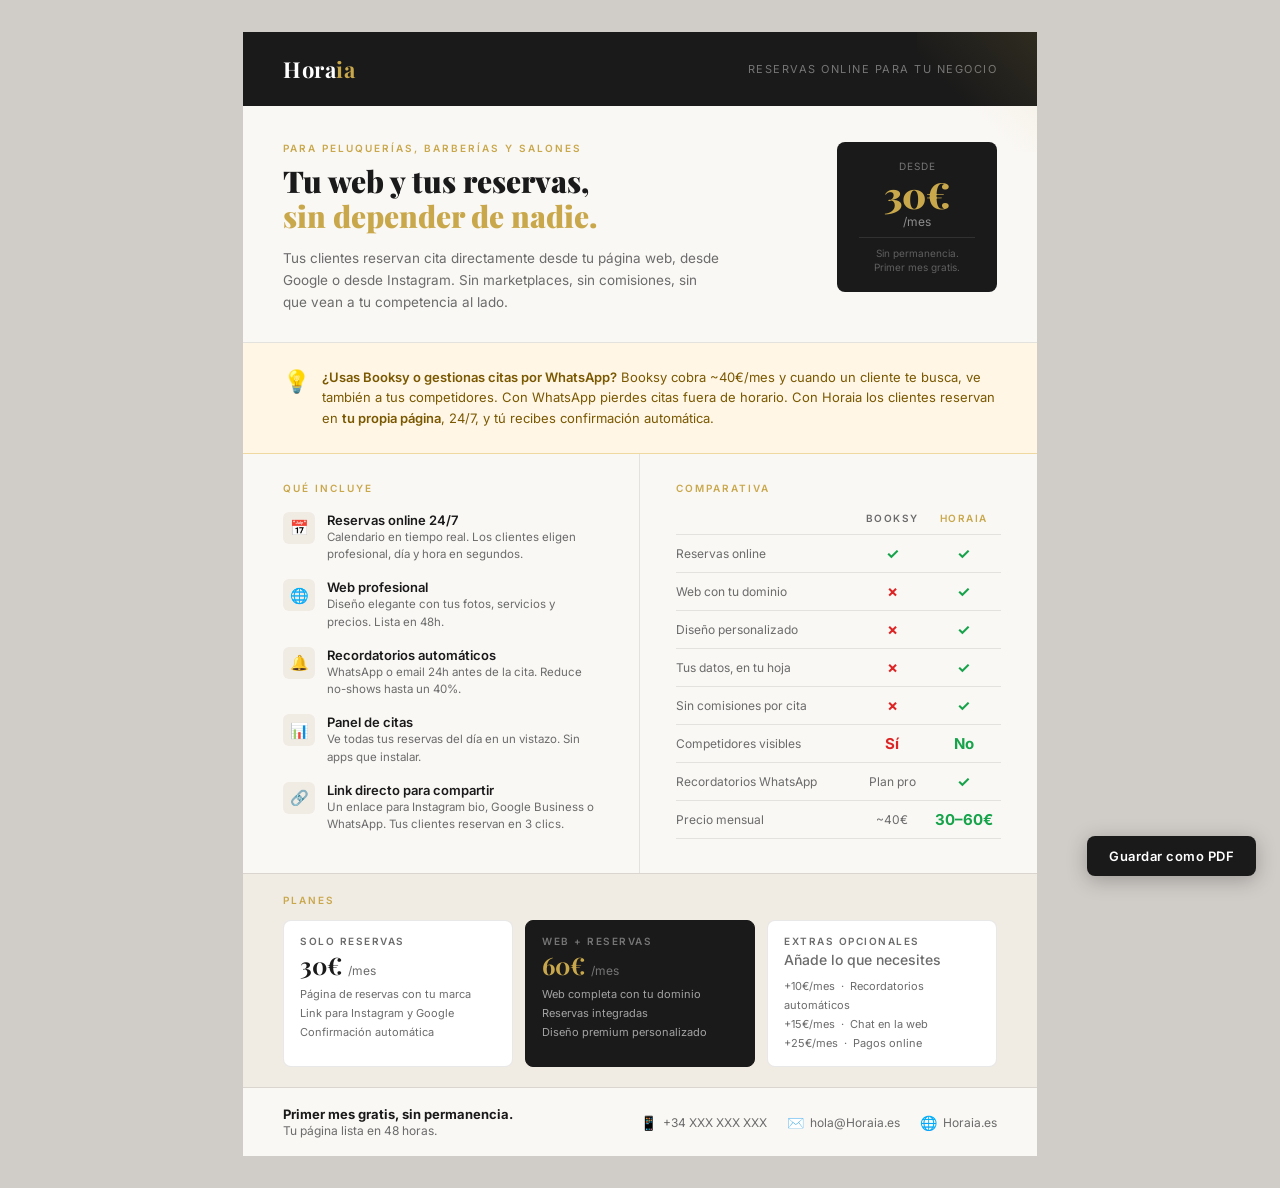
<file: presentacion.html>
﻿<!DOCTYPE html>
<html lang="es">
<head>
  <meta charset="UTF-8" />
  <meta name="viewport" content="width=device-width, initial-scale=1.0" />
  <title>Horaia — Presentación Comercial</title>
  <link href="https://fonts.googleapis.com/css2?family=Playfair+Display:wght@400;700;900&family=Inter:wght@300;400;500;600;700&display=swap" rel="stylesheet" />
  <style>
    *, *::before, *::after { box-sizing: border-box; margin: 0; padding: 0; }

    :root {
      --cream: #faf8f5;
      --cream-dark: #f0ebe3;
      --cream-darker: #e5ddd3;
      --dark: #1a1a1a;
      --dark2: #2d2d2d;
      --gray: #6b6b6b;
      --gold: #c9a84c;
      --gold-light: #e8c97a;
      --green: #16a34a;
      --red: #dc2626;
      --border: rgba(0,0,0,0.09);
    }

    body {
      font-family: 'Inter', sans-serif;
      background: #d0ccc8;
      display: flex;
      justify-content: center;
      align-items: flex-start;
      min-height: 100vh;
      padding: 32px 16px;
    }

    .page {
      width: 794px;
      min-height: 1123px;
      background: var(--cream);
      display: flex;
      flex-direction: column;
      position: relative;
      overflow: hidden;
    }

    /* ── TOP BAR ── */
    .top-bar {
      background: var(--dark);
      padding: 22px 40px;
      display: flex;
      align-items: center;
      justify-content: space-between;
    }
    .logo {
      font-family: 'Playfair Display', serif;
      font-size: 22px;
      font-weight: 700;
      color: #fff;
      letter-spacing: 0.5px;
    }
    .logo span { color: var(--gold); }
    .top-tagline {
      font-size: 11px;
      color: rgba(255,255,255,0.4);
      letter-spacing: 1.5px;
      text-transform: uppercase;
    }

    /* ── HERO ── */
    .hero {
      padding: 36px 40px 28px;
      border-bottom: 1px solid var(--border);
      display: flex;
      gap: 32px;
      align-items: flex-start;
    }
    .hero-text { flex: 1; }
    .hero-label {
      font-size: 10px;
      letter-spacing: 2px;
      text-transform: uppercase;
      color: var(--gold);
      font-weight: 600;
      margin-bottom: 10px;
    }
    .hero-title {
      font-family: 'Playfair Display', serif;
      font-size: 30px;
      font-weight: 900;
      color: var(--dark);
      line-height: 1.18;
      margin-bottom: 12px;
    }
    .hero-title em { color: var(--gold); font-style: normal; }
    .hero-sub {
      font-size: 13.5px;
      color: var(--gray);
      line-height: 1.65;
      max-width: 440px;
    }
    .hero-badge {
      background: var(--dark);
      color: #fff;
      border-radius: 8px;
      padding: 18px 22px;
      text-align: center;
      flex-shrink: 0;
      width: 160px;
    }
    .badge-from { font-size: 10px; color: rgba(255,255,255,0.4); letter-spacing: 1px; text-transform: uppercase; margin-bottom: 4px; }
    .badge-price { font-family: 'Playfair Display', serif; font-size: 36px; font-weight: 900; color: var(--gold); line-height: 1; }
    .badge-period { font-size: 12px; color: rgba(255,255,255,0.5); margin-top: 2px; }
    .badge-note { font-size: 10px; color: rgba(255,255,255,0.3); margin-top: 8px; border-top: 1px solid rgba(255,255,255,0.1); padding-top: 8px; line-height: 1.4; }

    /* ── PROBLEM ── */
    .problem-section {
      padding: 24px 40px;
      background: #fff6e6;
      border-bottom: 1px solid #f0d9a0;
      display: flex;
      gap: 12px;
      align-items: flex-start;
    }
    .problem-icon { font-size: 22px; flex-shrink: 0; margin-top: 1px; }
    .problem-text { font-size: 13px; color: #7a5800; line-height: 1.6; }
    .problem-text strong { font-weight: 600; }

    /* ── BODY GRID ── */
    .body-grid {
      display: grid;
      grid-template-columns: 1fr 1fr;
      gap: 0;
      flex: 1;
    }

    /* ── FEATURES ── */
    .features-col {
      padding: 28px 40px 24px 40px;
      border-right: 1px solid var(--border);
    }
    .col-title {
      font-size: 10px;
      letter-spacing: 2px;
      text-transform: uppercase;
      color: var(--gold);
      font-weight: 600;
      margin-bottom: 18px;
    }
    .feature-item {
      display: flex;
      gap: 12px;
      margin-bottom: 16px;
      align-items: flex-start;
    }
    .feature-icon {
      width: 32px;
      height: 32px;
      background: var(--cream-dark);
      border-radius: 6px;
      display: flex;
      align-items: center;
      justify-content: center;
      font-size: 15px;
      flex-shrink: 0;
    }
    .feature-name { font-size: 13px; font-weight: 600; color: var(--dark); margin-bottom: 1px; }
    .feature-desc { font-size: 11.5px; color: var(--gray); line-height: 1.5; }

    /* ── COMPARISON ── */
    .comparison-col {
      padding: 28px 36px 24px 36px;
    }
    .compare-table { width: 100%; border-collapse: collapse; }
    .compare-table th {
      font-size: 10px;
      letter-spacing: 1.5px;
      text-transform: uppercase;
      font-weight: 600;
      padding-bottom: 10px;
      border-bottom: 1px solid var(--border);
    }
    .compare-table th:first-child { text-align: left; color: var(--gray); }
    .compare-table th:nth-child(2) { color: var(--gray); text-align: center; }
    .compare-table th:nth-child(3) { color: var(--gold); text-align: center; }
    .compare-table td {
      font-size: 12px;
      padding: 9px 0;
      border-bottom: 1px solid var(--border);
      color: var(--dark);
    }
    .compare-table td:first-child { color: var(--gray); }
    .compare-table td:nth-child(2),
    .compare-table td:nth-child(3) { text-align: center; }
    .yes { color: var(--green); font-size: 15px; font-weight: 700; }
    .no  { color: var(--red);   font-size: 15px; font-weight: 700; }
    .neutral { color: var(--gray); font-size: 12px; }

    /* ── PLANS ── */
    .plans-section {
      padding: 20px 40px;
      background: var(--cream-dark);
      border-top: 1px solid var(--border);
      border-bottom: 1px solid var(--border);
    }
    .plans-title {
      font-size: 10px;
      letter-spacing: 2px;
      text-transform: uppercase;
      color: var(--gold);
      font-weight: 600;
      margin-bottom: 14px;
    }
    .plans-grid {
      display: grid;
      grid-template-columns: 1fr 1fr 1fr;
      gap: 12px;
    }
    .plan-card {
      background: #fff;
      border: 1px solid var(--border);
      border-radius: 8px;
      padding: 14px 16px;
    }
    .plan-card.featured {
      background: var(--dark);
      border-color: var(--dark);
    }
    .plan-name {
      font-size: 10px;
      letter-spacing: 1.5px;
      text-transform: uppercase;
      color: var(--gray);
      font-weight: 600;
      margin-bottom: 6px;
    }
    .plan-card.featured .plan-name { color: rgba(255,255,255,0.4); }
    .plan-price {
      font-family: 'Playfair Display', serif;
      font-size: 24px;
      font-weight: 700;
      color: var(--dark);
      line-height: 1;
      margin-bottom: 8px;
    }
    .plan-card.featured .plan-price { color: var(--gold); }
    .plan-price span { font-size: 12px; font-family: 'Inter', sans-serif; font-weight: 400; color: var(--gray); }
    .plan-card.featured .plan-price span { color: rgba(255,255,255,0.4); }
    .plan-includes { font-size: 11px; color: var(--gray); line-height: 1.7; }
    .plan-card.featured .plan-includes { color: rgba(255,255,255,0.6); }

    .addons-row {
      margin-top: 12px;
      display: flex;
      gap: 8px;
      flex-wrap: wrap;
    }
    .addon-pill {
      background: #fff;
      border: 1px solid var(--border);
      border-radius: 20px;
      padding: 4px 12px;
      font-size: 11px;
      color: var(--gray);
    }
    .addon-pill strong { color: var(--dark); font-weight: 600; }

    /* ── FOOTER ── */
    .footer {
      padding: 18px 40px;
      display: flex;
      align-items: center;
      justify-content: space-between;
    }
    .footer-cta {
      font-size: 13px;
      color: var(--gray);
    }
    .footer-cta strong { color: var(--dark); }
    .footer-contact {
      display: flex;
      gap: 20px;
      align-items: center;
    }
    .contact-item {
      font-size: 12px;
      color: var(--gray);
      display: flex;
      align-items: center;
      gap: 6px;
    }
    .contact-item span { font-size: 14px; }

    /* ── CORNER ACCENT ── */
    .corner-accent {
      position: absolute;
      top: 0; right: 0;
      width: 120px; height: 120px;
      background: linear-gradient(225deg, rgba(201,168,76,0.12) 0%, transparent 60%);
      pointer-events: none;
    }

    /* ── PRINT ── */
    @media print {
      body { background: none; padding: 0; }
      .page { width: 100%; min-height: auto; box-shadow: none; }
    }

    /* ── PRINT BUTTON (only on screen) ── */
    .print-btn {
      position: fixed;
      bottom: 24px;
      right: 24px;
      background: var(--dark);
      color: #fff;
      border: none;
      border-radius: 8px;
      padding: 12px 22px;
      font-size: 13px;
      font-family: 'Inter', sans-serif;
      font-weight: 600;
      cursor: pointer;
      letter-spacing: 0.5px;
      box-shadow: 0 4px 20px rgba(0,0,0,0.25);
      transition: background 0.2s;
    }
    .print-btn:hover { background: #333; }
    @media print { .print-btn { display: none; } }
  </style>
</head>
<body>

<div class="page">
  <div class="corner-accent"></div>

  <!-- TOP BAR -->
  <div class="top-bar">
    <div class="logo">Hora<span>ia</span></div>
    <div class="top-tagline">Reservas online para tu negocio</div>
  </div>

  <!-- HERO -->
  <div class="hero">
    <div class="hero-text">
      <div class="hero-label">Para peluquerías, barberías y salones</div>
      <h1 class="hero-title">Tu web y tus reservas,<br><em>sin depender de nadie.</em></h1>
      <p class="hero-sub">Tus clientes reservan cita directamente desde tu página web, desde Google o desde Instagram. Sin marketplaces, sin comisiones, sin que vean a tu competencia al lado.</p>
    </div>
    <div class="hero-badge">
      <div class="badge-from">desde</div>
      <div class="badge-price">30€</div>
      <div class="badge-period">/mes</div>
      <div class="badge-note">Sin permanencia.<br>Primer mes gratis.</div>
    </div>
  </div>

  <!-- PROBLEM CALLOUT -->
  <div class="problem-section">
    <div class="problem-icon">💡</div>
    <div class="problem-text">
      <strong>¿Usas Booksy o gestionas citas por WhatsApp?</strong> Booksy cobra ~40€/mes y cuando un cliente te busca, ve también a tus competidores. Con WhatsApp pierdes citas fuera de horario. Con Horaia los clientes reservan en <strong>tu propia página</strong>, 24/7, y tú recibes confirmación automática.
    </div>
  </div>

  <!-- BODY GRID -->
  <div class="body-grid">

    <!-- FEATURES -->
    <div class="features-col">
      <div class="col-title">Qué incluye</div>

      <div class="feature-item">
        <div class="feature-icon">📅</div>
        <div>
          <div class="feature-name">Reservas online 24/7</div>
          <div class="feature-desc">Calendario en tiempo real. Los clientes eligen profesional, día y hora en segundos.</div>
        </div>
      </div>

      <div class="feature-item">
        <div class="feature-icon">🌐</div>
        <div>
          <div class="feature-name">Web profesional</div>
          <div class="feature-desc">Diseño elegante con tus fotos, servicios y precios. Lista en 48h.</div>
        </div>
      </div>

      <div class="feature-item">
        <div class="feature-icon">🔔</div>
        <div>
          <div class="feature-name">Recordatorios automáticos</div>
          <div class="feature-desc">WhatsApp o email 24h antes de la cita. Reduce no-shows hasta un 40%.</div>
        </div>
      </div>

      <div class="feature-item">
        <div class="feature-icon">📊</div>
        <div>
          <div class="feature-name">Panel de citas</div>
          <div class="feature-desc">Ve todas tus reservas del día en un vistazo. Sin apps que instalar.</div>
        </div>
      </div>

      <div class="feature-item">
        <div class="feature-icon">🔗</div>
        <div>
          <div class="feature-name">Link directo para compartir</div>
          <div class="feature-desc">Un enlace para Instagram bio, Google Business o WhatsApp. Tus clientes reservan en 3 clics.</div>
        </div>
      </div>
    </div>

    <!-- COMPARISON -->
    <div class="comparison-col">
      <div class="col-title">Comparativa</div>
      <table class="compare-table">
        <thead>
          <tr>
            <th></th>
            <th>Booksy</th>
            <th>Horaia</th>
          </tr>
        </thead>
        <tbody>
          <tr>
            <td>Reservas online</td>
            <td><span class="yes">✓</span></td>
            <td><span class="yes">✓</span></td>
          </tr>
          <tr>
            <td>Web con tu dominio</td>
            <td><span class="no">✗</span></td>
            <td><span class="yes">✓</span></td>
          </tr>
          <tr>
            <td>Diseño personalizado</td>
            <td><span class="no">✗</span></td>
            <td><span class="yes">✓</span></td>
          </tr>
          <tr>
            <td>Tus datos, en tu hoja</td>
            <td><span class="no">✗</span></td>
            <td><span class="yes">✓</span></td>
          </tr>
          <tr>
            <td>Sin comisiones por cita</td>
            <td><span class="no">✗</span></td>
            <td><span class="yes">✓</span></td>
          </tr>
          <tr>
            <td>Competidores visibles</td>
            <td><span class="no">Sí</span></td>
            <td><span class="yes">No</span></td>
          </tr>
          <tr>
            <td>Recordatorios WhatsApp</td>
            <td><span class="neutral">Plan pro</span></td>
            <td><span class="yes">✓</span></td>
          </tr>
          <tr>
            <td>Precio mensual</td>
            <td><span class="neutral">~40€</span></td>
            <td><span class="yes">30–60€</span></td>
          </tr>
        </tbody>
      </table>
    </div>
  </div>

  <!-- PLANS -->
  <div class="plans-section">
    <div class="plans-title">Planes</div>
    <div class="plans-grid">
      <div class="plan-card">
        <div class="plan-name">Solo Reservas</div>
        <div class="plan-price">30€ <span>/mes</span></div>
        <div class="plan-includes">
          Página de reservas con tu marca<br>
          Link para Instagram y Google<br>
          Confirmación automática
        </div>
      </div>
      <div class="plan-card featured">
        <div class="plan-name">Web + Reservas</div>
        <div class="plan-price">60€ <span>/mes</span></div>
        <div class="plan-includes">
          Web completa con tu dominio<br>
          Reservas integradas<br>
          Diseño premium personalizado
        </div>
      </div>
      <div class="plan-card">
        <div class="plan-name">Extras opcionales</div>
        <div class="plan-price" style="font-size:14px;color:var(--gray);font-family:'Inter',sans-serif;font-weight:500;margin-bottom:10px;">Añade lo que necesites</div>
        <div class="plan-includes">
          +10€/mes &nbsp;·&nbsp; Recordatorios automáticos<br>
          +15€/mes &nbsp;·&nbsp; Chat en la web<br>
          +25€/mes &nbsp;·&nbsp; Pagos online
        </div>
      </div>
    </div>
  </div>

  <!-- FOOTER -->
  <div class="footer">
    <div class="footer-cta">
      <strong>Primer mes gratis, sin permanencia.</strong><br>
      <span style="font-size:12px;">Tu página lista en 48 horas.</span>
    </div>
    <div class="footer-contact">
      <div class="contact-item"><span>📱</span> +34 XXX XXX XXX</div>
      <div class="contact-item"><span>✉️</span> hola@Horaia.es</div>
      <div class="contact-item"><span>🌐</span> Horaia.es</div>
    </div>
  </div>

</div>

<button class="print-btn" onclick="window.print()">Guardar como PDF</button>

</body>
</html>
</file>
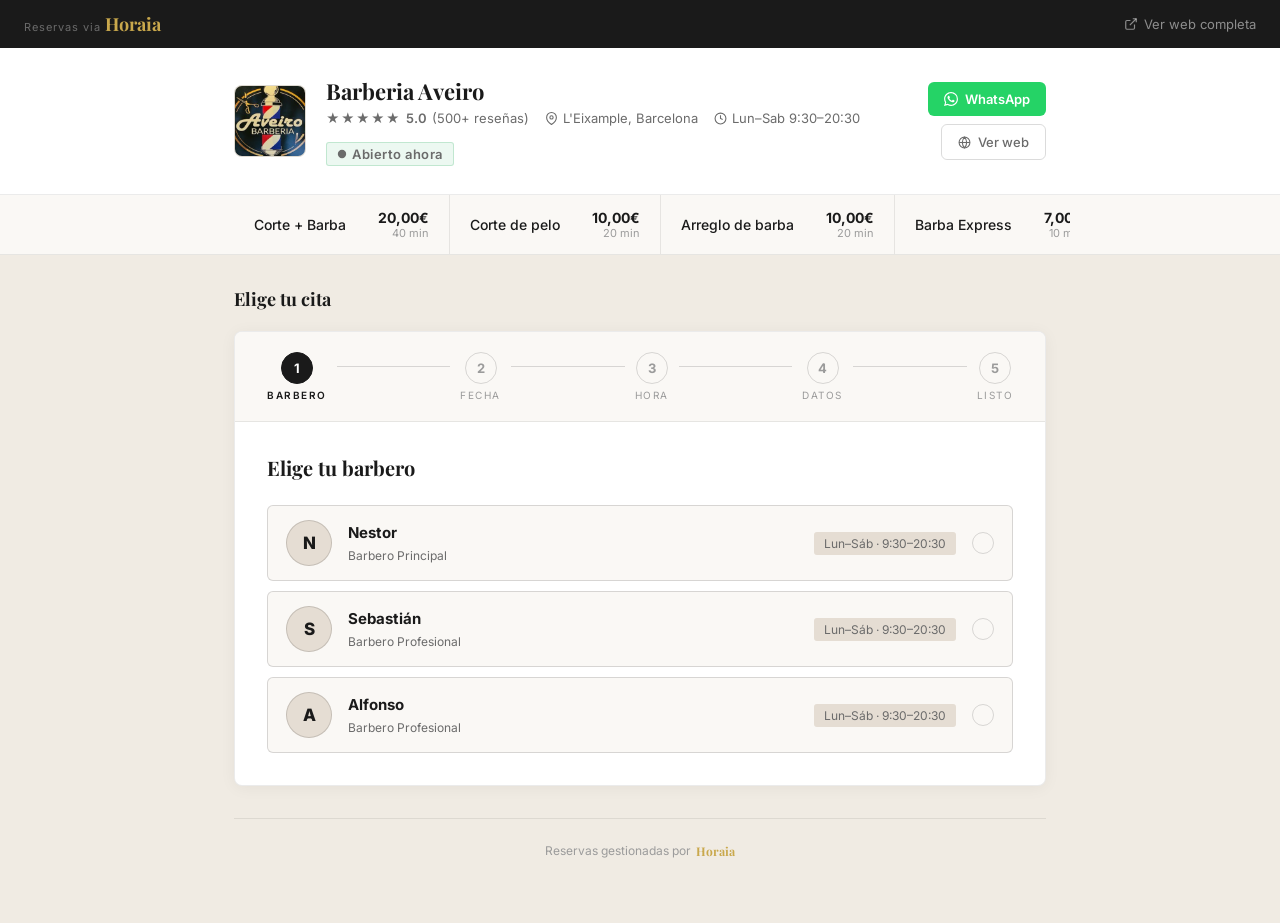
<file: reservas.html>
﻿<!DOCTYPE html>
<html lang="es">
<head>
  <meta charset="UTF-8" />
  <meta name="viewport" content="width=device-width, initial-scale=1.0" />
  <title>Reservar cita &mdash; Barberia Aveiro</title>
  <link href="https://fonts.googleapis.com/css2?family=Playfair+Display:wght@400;700;900&family=Inter:wght@300;400;500;600;700&display=swap" rel="stylesheet" />
  <style>
    *, *::before, *::after { box-sizing: border-box; margin: 0; padding: 0; }

    :root {
      --cream:        #faf8f5;
      --cream-dark:   #f0ebe3;
      --cream-darker: #e5ddd3;
      --dark:         #1a1a1a;
      --dark2:        #2d2d2d;
      --gray:         #6b6b6b;
      --gray-light:   #9b9b9b;
      --white:        #ffffff;
      --gold:         #c9a84c;
      --green:        #16a34a;
      --border:       rgba(0,0,0,0.08);
      --border-dark:  rgba(0,0,0,0.14);
      --radius:       6px;
    }

    html { scroll-behavior: smooth; }
    body {
      font-family: 'Inter', sans-serif;
      background: var(--cream-dark);
      color: var(--dark);
      min-height: 100vh;
    }
    a { color: inherit; text-decoration: none; }
    img { max-width: 100%; display: block; }

    /* ===== TOPBAR ===== */
    .topbar {
      background: var(--dark);
      padding: 12px 24px;
      display: flex;
      align-items: center;
      justify-content: space-between;
    }

    .topbar-brand {
      font-size: 11px;
      color: rgba(255,255,255,0.35);
      letter-spacing: 1px;
    }

    .topbar-brand span {
      color: var(--gold);
      font-family: 'Playfair Display', serif;
      font-weight: 700;
      font-size: 18px;
      letter-spacing: 0;
    }

    .topbar-back {
      font-size: 13px;
      color: rgba(255,255,255,0.5);
      display: flex;
      align-items: center;
      gap: 6px;
      transition: color 0.2s;
    }

    .topbar-back:hover { color: var(--white); }

    /* ===== BUSINESS HEADER ===== */
    .biz-header {
      background: var(--white);
      border-bottom: 1px solid var(--border);
    }

    .biz-header-inner {
      max-width: 860px;
      margin: 0 auto;
      padding: 28px 24px;
      display: flex;
      align-items: center;
      gap: 20px;
    }

    .biz-photo {
      width: 72px;
      height: 72px;
      border-radius: 8px;
      overflow: hidden;
      flex-shrink: 0;
      border: 1px solid var(--border);
      background: var(--cream-dark);
    }

    .biz-photo img {
      width: 100%;
      height: 100%;
      object-fit: cover;
    }

    .biz-info { flex: 1; }

    .biz-name {
      font-family: 'Playfair Display', serif;
      font-size: 22px;
      font-weight: 700;
      color: var(--dark);
      margin-bottom: 4px;
    }

    .biz-meta {
      display: flex;
      align-items: center;
      gap: 16px;
      flex-wrap: wrap;
    }

    .biz-meta span {
      font-size: 13px;
      color: var(--gray);
      display: flex;
      align-items: center;
      gap: 5px;
    }

    .biz-rating {
      display: flex;
      align-items: center;
      gap: 5px;
    }

    .stars-small { color: var(--gold); font-size: 12px; letter-spacing: 1px; }

    .biz-rating-num { font-size: 13px; font-weight: 600; color: var(--dark); }
    .biz-rating-count { font-size: 12px; color: var(--gray); }

    .biz-badge {
      display: inline-flex;
      align-items: center;
      gap: 5px;
      background: rgba(22,163,74,0.08);
      color: var(--green);
      border: 1px solid rgba(22,163,74,0.2);
      border-radius: 3px;
      font-size: 11px;
      font-weight: 600;
      padding: 3px 10px;
      letter-spacing: 0.5px;
    }

    .biz-actions {
      display: flex;
      flex-direction: column;
      align-items: flex-end;
      gap: 8px;
      flex-shrink: 0;
    }

    .btn-wa {
      display: inline-flex;
      align-items: center;
      gap: 7px;
      background: #25d366;
      color: white;
      padding: 9px 16px;
      border-radius: var(--radius);
      font-size: 13px;
      font-weight: 600;
      transition: opacity 0.2s;
    }

    .btn-wa:hover { opacity: 0.85; }

    .btn-web {
      display: inline-flex;
      align-items: center;
      gap: 7px;
      border: 1px solid var(--border-dark);
      color: var(--gray);
      padding: 9px 16px;
      border-radius: var(--radius);
      font-size: 13px;
      font-weight: 500;
      transition: all 0.2s;
    }

    .btn-web:hover { background: var(--cream-dark); color: var(--dark); }

    /* ===== SERVICES QUICK ===== */
    .services-quick {
      background: var(--cream);
      border-bottom: 1px solid var(--border);
    }

    .services-quick-inner {
      max-width: 860px;
      margin: 0 auto;
      padding: 0 24px;
      display: flex;
      gap: 0;
      overflow-x: auto;
      scrollbar-width: none;
    }

    .services-quick-inner::-webkit-scrollbar { display: none; }

    .service-pill {
      display: flex;
      align-items: center;
      justify-content: space-between;
      gap: 32px;
      padding: 14px 20px;
      border-right: 1px solid var(--border);
      flex-shrink: 0;
      cursor: pointer;
      transition: background 0.2s;
    }

    .service-pill:last-child { border-right: none; }
    .service-pill:hover { background: var(--cream-dark); }

    .service-pill-name { font-size: 14px; font-weight: 500; color: var(--dark); white-space: nowrap; }
    .service-pill-right { display: flex; flex-direction: column; align-items: flex-end; }
    .service-pill-price { font-size: 14px; font-weight: 700; color: var(--dark); }
    .service-pill-time { font-size: 11px; color: var(--gray-light); }

    /* ===== MAIN LAYOUT ===== */
    .main {
      max-width: 860px;
      margin: 0 auto;
      padding: 32px 24px 64px;
    }

    .main-title {
      font-family: 'Playfair Display', serif;
      font-size: 18px;
      font-weight: 700;
      color: var(--dark);
      margin-bottom: 20px;
    }

    /* ===== BOOKING WIDGET ===== */
    .booking-widget {
      background: var(--white);
      border: 1px solid var(--border);
      border-radius: 8px;
      overflow: hidden;
      box-shadow: 0 2px 16px rgba(0,0,0,0.05);
    }

    .booking-progress {
      display: flex;
      align-items: center;
      padding: 20px 32px;
      background: var(--cream);
      border-bottom: 1px solid var(--border);
    }

    .progress-step {
      display: flex;
      flex-direction: column;
      align-items: center;
      gap: 5px;
      flex-shrink: 0;
    }

    .progress-dot {
      width: 32px; height: 32px;
      border-radius: 50%;
      border: 1.5px solid var(--border-dark);
      display: flex; align-items: center; justify-content: center;
      font-size: 13px; font-weight: 700;
      color: var(--gray-light);
      transition: all 0.3s;
    }

    .progress-step span {
      font-size: 10px; letter-spacing: 1.5px;
      text-transform: uppercase; color: var(--gray-light);
      transition: color 0.3s;
    }

    .progress-step.active .progress-dot { background: var(--dark); border-color: var(--dark); color: var(--white); }
    .progress-step.active span { color: var(--dark); font-weight: 600; }

    .progress-step.completed .progress-dot {
      background: var(--cream-dark); border-color: var(--dark);
      color: var(--dark); font-size: 0;
    }
    .progress-step.completed .progress-dot::after { content: '✓'; font-size: 13px; }

    .progress-line {
      flex: 1; height: 1px;
      background: var(--border-dark);
      margin: 0 10px; margin-bottom: 20px;
    }

    .booking-body { padding: 32px; }

    .booking-step-content { display: none; }
    .booking-step-content.active { display: block; animation: fadeUp 0.3s ease; }

    @keyframes fadeUp {
      from { opacity: 0; transform: translateY(16px); }
      to   { opacity: 1; transform: translateY(0); }
    }

    .step-title {
      font-family: 'Playfair Display', serif;
      font-size: 20px; font-weight: 700;
      margin-bottom: 24px; color: var(--dark);
    }

    /* Barbers */
    .barbers-grid { display: flex; flex-direction: column; gap: 10px; }

    .barber-card {
      display: flex; align-items: center; gap: 16px;
      padding: 14px 18px;
      border: 1px solid var(--border-dark);
      border-radius: var(--radius);
      cursor: pointer;
      transition: all 0.2s;
      background: var(--cream);
    }

    .barber-card:hover { border-color: var(--dark); background: var(--cream-dark); }
    .barber-card.selected { border-color: var(--dark); background: var(--dark); color: var(--white); }

    .barber-avatar-lg {
      width: 46px; height: 46px; border-radius: 50%;
      border: 1.5px solid var(--border-dark) !important;
      background: var(--cream-darker) !important;
      color: var(--dark) !important;
      display: flex; align-items: center; justify-content: center;
      font-size: 17px; font-weight: 800; flex-shrink: 0;
    }

    .barber-card.selected .barber-avatar-lg {
      border-color: rgba(255,255,255,0.25) !important;
      background: rgba(255,255,255,0.1) !important;
      color: var(--white) !important;
    }

    .barber-details { flex: 1; }
    .barber-details strong { display: block; font-size: 15px; font-weight: 700; margin-bottom: 2px; }
    .barber-details span { font-size: 12px; color: var(--gray); }
    .barber-card.selected .barber-details span { color: rgba(255,255,255,0.55); }

    .barber-schedule {
      font-size: 12px; color: var(--gray);
      background: var(--cream-darker);
      padding: 4px 10px; border-radius: 3px;
    }

    .barber-card.selected .barber-schedule { background: rgba(255,255,255,0.1); color: rgba(255,255,255,0.6); }

    .barber-check {
      width: 22px; height: 22px; border-radius: 50%;
      border: 1px solid var(--border-dark);
      display: flex; align-items: center; justify-content: center;
      font-size: 11px; color: transparent; transition: all 0.2s;
    }

    .barber-card.selected .barber-check { background: var(--white); border-color: var(--white); color: var(--dark); }

    /* Week navigator */
    .week-navigator {
      display: flex; align-items: center; gap: 12px; margin-bottom: 16px;
    }

    .week-btn {
      width: 32px; height: 32px; border-radius: 4px;
      border: 1px solid var(--border-dark); background: none;
      color: var(--dark); font-size: 18px; cursor: pointer;
      display: flex; align-items: center; justify-content: center; transition: all 0.2s;
    }

    .week-btn:hover { border-color: var(--dark); background: var(--cream-dark); }

    .week-label { font-size: 13px; color: var(--dark2); font-weight: 500; flex: 1; text-align: center; }

    /* Days */
    .days-grid {
      display: grid; grid-template-columns: repeat(7, 1fr);
      gap: 5px; margin-bottom: 20px;
    }

    .day-btn {
      display: flex; flex-direction: column; align-items: center; gap: 3px;
      padding: 9px 4px; border-radius: 4px;
      border: 1px solid var(--border); background: var(--cream);
      cursor: pointer; transition: all 0.2s;
    }

    .day-btn.available:hover { border-color: var(--dark); background: var(--cream-dark); }
    .day-btn.selected { background: var(--dark) !important; border-color: var(--dark) !important; color: white !important; }
    .day-btn.disabled { color: var(--gray-light); cursor: not-allowed; }

    .day-name { font-size: 9px; letter-spacing: 1px; text-transform: uppercase; color: var(--gray-light); }
    .day-btn.selected .day-name { color: rgba(255,255,255,0.65); }
    .day-num { font-size: 16px; font-weight: 700; color: var(--dark); }
    .day-btn.selected .day-num { color: var(--white); }
    .day-btn.disabled .day-num { color: var(--gray-light); }

    /* Slots */
    .slots-legend { display: flex; gap: 16px; margin-bottom: 14px; }
    .legend-item { font-size: 12px; color: var(--gray); }
    .legend-available { color: var(--green); }
    .legend-taken { color: var(--gray-light); }

    .slots-grid {
      display: grid; grid-template-columns: repeat(5, 1fr);
      gap: 7px; margin-bottom: 20px;
    }

    .slot-btn {
      padding: 9px 4px; border-radius: 4px; border: 1px solid;
      font-size: 13px; font-weight: 600; cursor: pointer;
      transition: all 0.2s; font-family: inherit;
    }

    .slot-btn.available { border-color: rgba(22,163,74,0.28); color: var(--green); background: rgba(22,163,74,0.05); }
    .slot-btn.available:hover { background: rgba(22,163,74,0.12); border-color: var(--green); }
    .slot-btn.selected { background: var(--dark) !important; border-color: var(--dark) !important; color: var(--white) !important; font-weight: 800; }
    .slot-btn.taken, .slot-btn.past { border-color: var(--border); color: var(--gray-light); background: var(--cream); cursor: not-allowed; text-decoration: line-through; }

    .no-slots { color: var(--gray); font-size: 14px; padding: 16px 0; }

    .slots-loading {
      color: var(--gray); font-size: 14px; padding: 20px 0;
      display: flex; align-items: center; gap: 10px;
    }

    .slots-loading::before {
      content: ''; width: 14px; height: 14px;
      border: 2px solid var(--border-dark); border-top-color: var(--dark);
      border-radius: 50%; animation: spin 0.7s linear infinite; flex-shrink: 0;
    }

    @keyframes spin { to { transform: rotate(360deg); } }

    /* Mini summary */
    .mini-summary { display: flex; gap: 8px; flex-wrap: wrap; margin-bottom: 14px; }

    .mini-barber, .mini-date {
      padding: 4px 12px; border-radius: 3px;
      font-size: 12px; font-weight: 600; border: 1px solid;
    }

    .mini-date { border-color: var(--border-dark); color: var(--dark2); background: var(--cream-dark); }

    /* Summary card */
    .summary-card {
      background: var(--cream); border: 1px solid var(--border-dark);
      border-radius: var(--radius); padding: 18px 22px; margin-bottom: 20px;
    }

    .summary-row {
      display: flex; justify-content: space-between; align-items: center;
      padding: 7px 0; border-bottom: 1px solid var(--border);
    }

    .summary-row:last-child { border-bottom: none; }
    .summary-label { font-size: 11px; text-transform: uppercase; letter-spacing: 1.5px; color: var(--gray-light); }
    .summary-value { font-size: 14px; font-weight: 600; color: var(--dark); }

    /* Form */
    .form-group { margin-bottom: 16px; }

    .form-group label {
      display: block; font-size: 11px; font-weight: 600;
      text-transform: uppercase; letter-spacing: 1.5px;
      color: var(--gray); margin-bottom: 7px;
    }

    .form-group input, .form-group select, .form-group textarea {
      width: 100%; background: var(--cream);
      border: 1px solid var(--border-dark); border-radius: 4px;
      padding: 11px 14px; color: var(--dark); font-size: 15px;
      font-family: inherit; outline: none; appearance: none;
      transition: border-color 0.2s;
    }

    .form-group input:focus, .form-group select:focus, .form-group textarea:focus {
      border-color: var(--dark); box-shadow: 0 0 0 2px rgba(0,0,0,0.05);
    }

    .form-group select option { background: var(--white); color: var(--dark); }
    .form-group textarea { resize: vertical; min-height: 70px; }

    .btn-primary {
      display: inline-flex; align-items: center; justify-content: center; gap: 8px;
      width: 100%; background: var(--dark); color: var(--white);
      padding: 13px; border-radius: var(--radius);
      font-weight: 600; font-size: 15px; border: none; cursor: pointer;
      transition: all 0.2s;
    }

    .btn-primary:hover { opacity: 0.85; transform: translateY(-1px); }

    .btn-back {
      background: none; border: none; color: var(--gray);
      font-size: 13px; cursor: pointer; padding: 8px 0;
      transition: color 0.2s; font-family: inherit; margin-top: 6px;
      display: block;
    }

    .btn-back:hover { color: var(--dark); }

    .form-note { text-align: center; font-size: 12px; color: var(--gray); margin-top: 10px; }

    /* Confirmed */
    .booking-confirmed { text-align: center; padding: 20px 0 8px; }
    .confirmed-icon { font-size: 48px; margin-bottom: 14px; }

    .booking-confirmed h3 {
      font-family: 'Playfair Display', serif;
      font-size: 24px; font-weight: 700; margin-bottom: 18px; color: var(--dark);
    }

    .confirmed-details {
      background: var(--cream); border: 1px solid var(--border-dark);
      border-radius: var(--radius); padding: 18px 22px;
      text-align: left; margin-bottom: 18px;
      display: inline-block; min-width: 260px;
    }

    .confirmed-row { font-size: 14px; color: var(--dark2); padding: 4px 0; }
    .confirmed-note { font-size: 13px; color: var(--gray); margin-bottom: 20px; }

    /* ===== POWERED BY ===== */
    .powered-by {
      text-align: center;
      padding: 20px 0 0;
      border-top: 1px solid var(--border);
      margin-top: 32px;
    }

    .powered-by a {
      font-size: 12px;
      color: var(--gray-light);
      display: inline-flex;
      align-items: center;
      gap: 5px;
      transition: color 0.2s;
    }

    .powered-by a:hover { color: var(--dark); }
    .powered-by a span { font-family: 'Playfair Display', serif; color: var(--gold); font-weight: 700; }

    /* ===== RESPONSIVE ===== */
    @media (max-width: 600px) {
      .biz-header-inner { flex-wrap: wrap; }
      .biz-actions { flex-direction: row; width: 100%; justify-content: flex-start; }
      .booking-progress { padding: 16px 16px; }
      .progress-step span { display: none; }
      .progress-line { margin: 0 4px; margin-bottom: 18px; }
      .booking-body { padding: 20px 16px; }
      .slots-grid { grid-template-columns: repeat(4, 1fr); }
      .days-grid { gap: 3px; }
      .day-btn { padding: 7px 2px; }
      .day-num { font-size: 14px; }
      .service-pill { padding: 12px 14px; gap: 20px; }
      .topbar { padding: 10px 16px; }
    }
  </style>
</head>
<body>

<!-- TOPBAR -->
<div class="topbar">
  <div class="topbar-brand">Reservas via <span>Horaia</span></div>
  <a href="index.html" class="topbar-back">
    <svg width="14" height="14" viewBox="0 0 24 24" fill="none" stroke="currentColor" stroke-width="2"><path d="M18 13v6a2 2 0 0 1-2 2H5a2 2 0 0 1-2-2V8a2 2 0 0 1 2-2h6"/><polyline points="15 3 21 3 21 9"/><line x1="10" y1="14" x2="21" y2="3"/></svg>
    Ver web completa
  </a>
</div>

<!-- BUSINESS HEADER -->
<div class="biz-header">
  <div class="biz-header-inner">
    <div class="biz-photo">
      <img src="images/6ecc569761a442ed877b497a750d79-barberia-aveiro-logo-9e9bb964d47b42eea14f812bd913bf-booksy.jpeg" alt="Barberia Aveiro" />
    </div>
    <div class="biz-info">
      <div class="biz-name">Barberia Aveiro</div>
      <div class="biz-meta">
        <div class="biz-rating">
          <span class="stars-small">&#9733;&#9733;&#9733;&#9733;&#9733;</span>
          <span class="biz-rating-num">5.0</span>
          <span class="biz-rating-count">(500+ rese&ntilde;as)</span>
        </div>
        <span>
          <svg width="13" height="13" viewBox="0 0 24 24" fill="none" stroke="currentColor" stroke-width="2"><path d="M21 10c0 7-9 13-9 13s-9-6-9-13a9 9 0 0 1 18 0z"/><circle cx="12" cy="10" r="3"/></svg>
          L'Eixample, Barcelona
        </span>
        <span>
          <svg width="13" height="13" viewBox="0 0 24 24" fill="none" stroke="currentColor" stroke-width="2"><circle cx="12" cy="12" r="10"/><polyline points="12 6 12 12 16 14"/></svg>
          Lun&ndash;Sab 9:30&ndash;20:30
        </span>
        <span class="biz-badge">
          <svg width="10" height="10" viewBox="0 0 24 24" fill="currentColor"><circle cx="12" cy="12" r="10"/></svg>
          Abierto ahora
        </span>
      </div>
    </div>
    <div class="biz-actions">
      <a href="https://wa.me/34600000000" class="btn-wa">
        <svg width="14" height="14" viewBox="0 0 24 24" fill="currentColor"><path d="M17.472 14.382c-.297-.149-1.758-.867-2.03-.967-.273-.099-.471-.148-.67.15-.197.297-.767.966-.94 1.164-.173.199-.347.223-.644.075-.297-.15-1.255-.463-2.39-1.475-.883-.788-1.48-1.761-1.653-2.059-.173-.297-.018-.458.13-.606.134-.133.298-.347.446-.52.149-.174.198-.298.298-.497.099-.198.05-.371-.025-.52-.075-.149-.669-1.612-.916-2.207-.242-.579-.487-.5-.669-.51-.173-.008-.371-.01-.57-.01-.198 0-.52.074-.792.372-.272.297-1.04 1.016-1.04 2.479 0 1.462 1.065 2.875 1.213 3.074.149.198 2.096 3.2 5.077 4.487.709.306 1.262.489 1.694.625.712.227 1.36.195 1.871.118.571-.085 1.758-.719 2.006-1.413.248-.694.248-1.289.173-1.413-.074-.124-.272-.198-.57-.347m-5.421 7.403h-.004a9.87 9.87 0 0 1-5.031-1.378l-.361-.214-3.741.982.998-3.648-.235-.374a9.86 9.86 0 0 1-1.51-5.26c.001-5.45 4.436-9.884 9.888-9.884 2.64 0 5.122 1.03 6.988 2.898a9.825 9.825 0 0 1 2.893 6.994c-.003 5.45-4.437 9.884-9.885 9.884m8.413-18.297A11.815 11.815 0 0 0 12.05 0C5.495 0 .16 5.335.157 11.892c0 2.096.547 4.142 1.588 5.945L.057 24l6.305-1.654a11.882 11.882 0 0 0 5.683 1.448h.005c6.554 0 11.89-5.335 11.893-11.893a11.821 11.821 0 0 0-3.48-8.413Z"/></svg>
        WhatsApp
      </a>
      <a href="index.html" class="btn-web">
        <svg width="13" height="13" viewBox="0 0 24 24" fill="none" stroke="currentColor" stroke-width="2"><circle cx="12" cy="12" r="10"/><line x1="2" y1="12" x2="22" y2="12"/><path d="M12 2a15.3 15.3 0 0 1 4 10 15.3 15.3 0 0 1-4 10 15.3 15.3 0 0 1-4-10 15.3 15.3 0 0 1 4-10z"/></svg>
        Ver web
      </a>
    </div>
  </div>
</div>

<!-- SERVICES QUICK -->
<div class="services-quick">
  <div class="services-quick-inner">
    <div class="service-pill">
      <span class="service-pill-name">Corte + Barba</span>
      <div class="service-pill-right">
        <span class="service-pill-price">20,00&euro;</span>
        <span class="service-pill-time">40 min</span>
      </div>
    </div>
    <div class="service-pill">
      <span class="service-pill-name">Corte de pelo</span>
      <div class="service-pill-right">
        <span class="service-pill-price">10,00&euro;</span>
        <span class="service-pill-time">20 min</span>
      </div>
    </div>
    <div class="service-pill">
      <span class="service-pill-name">Arreglo de barba</span>
      <div class="service-pill-right">
        <span class="service-pill-price">10,00&euro;</span>
        <span class="service-pill-time">20 min</span>
      </div>
    </div>
    <div class="service-pill">
      <span class="service-pill-name">Barba Express</span>
      <div class="service-pill-right">
        <span class="service-pill-price">7,00&euro;</span>
        <span class="service-pill-time">10 min</span>
      </div>
    </div>
  </div>
</div>

<!-- MAIN -->
<div class="main">
  <p class="main-title">Elige tu cita</p>

  <div class="booking-widget">
    <!-- Progress -->
    <div class="booking-progress">
      <div class="progress-step active" data-step="1">
        <div class="progress-dot">1</div>
        <span>Barbero</span>
      </div>
      <div class="progress-line"></div>
      <div class="progress-step" data-step="2">
        <div class="progress-dot">2</div>
        <span>Fecha</span>
      </div>
      <div class="progress-line"></div>
      <div class="progress-step" data-step="3">
        <div class="progress-dot">3</div>
        <span>Hora</span>
      </div>
      <div class="progress-line"></div>
      <div class="progress-step" data-step="4">
        <div class="progress-dot">4</div>
        <span>Datos</span>
      </div>
      <div class="progress-line"></div>
      <div class="progress-step" data-step="5">
        <div class="progress-dot">5</div>
        <span>Listo</span>
      </div>
    </div>

    <!-- Body -->
    <div class="booking-body">

      <!-- Paso 1 -->
      <div class="booking-step-content active" id="bookStep1">
        <p class="step-title">Elige tu barbero</p>
        <div class="barbers-grid" id="barbersGrid"></div>
      </div>

      <!-- Paso 2 -->
      <div class="booking-step-content" id="bookStep2">
        <p class="step-title">Selecciona el dia</p>
        <div class="week-navigator">
          <button class="week-btn" id="prevWeek">&#8249;</button>
          <span class="week-label" id="weekLabel"></span>
          <button class="week-btn" id="nextWeek">&#8250;</button>
        </div>
        <div class="days-grid" id="daysGrid"></div>
        <button class="btn-back" onclick="goToStep(1)">&#8592; Cambiar barbero</button>
      </div>

      <!-- Paso 3 -->
      <div class="booking-step-content" id="bookStep3">
        <p class="step-title">Selecciona la hora</p>
        <div id="summaryMini"></div>
        <div class="slots-legend">
          <span class="legend-item legend-available">&#9679; Disponible</span>
          <span class="legend-item legend-taken">&#9679; Ocupado</span>
        </div>
        <div class="slots-grid" id="slotsGrid"></div>
        <button class="btn-back" onclick="goToStep(2)">&#8592; Cambiar fecha</button>
      </div>

      <!-- Paso 4 -->
      <div class="booking-step-content" id="bookStep4">
        <p class="step-title">Tus datos</p>
        <div id="summaryCard"></div>
        <form id="reservaForm">
          <div class="form-group">
            <label for="nombre">Nombre completo</label>
            <input type="text" id="nombre" placeholder="Tu nombre" required />
          </div>
          <div class="form-group">
            <label for="telefono">Tel&eacute;fono (WhatsApp)</label>
            <input type="tel" id="telefono" placeholder="+34 600 000 000" required />
          </div>
          <div class="form-group">
            <label for="servicio">Servicio</label>
            <select id="servicio" required>
              <option value="">Selecciona un servicio</option>
              <option value="Corte + Barba">Corte + Barba &mdash; 20,00&euro;</option>
              <option value="Corte de pelo">Corte de pelo &mdash; 10,00&euro;</option>
              <option value="Arreglo de barba">Arreglo de barba &mdash; 10,00&euro;</option>
              <option value="Barba Express">Barba Express &mdash; 7,00&euro;</option>
            </select>
          </div>
          <div class="form-group">
            <label for="nota">Notas (opcional)</label>
            <textarea id="nota" placeholder="Foto de referencia, preferencias..."></textarea>
          </div>
          <button type="submit" class="btn-primary">Confirmar reserva</button>
          <p class="form-note">Recibir&aacute;s confirmaci&oacute;n por WhatsApp</p>
          <button type="button" class="btn-back" onclick="goToStep(3)">&#8592; Cambiar hora</button>
        </form>
      </div>

      <!-- Paso 5 -->
      <div class="booking-step-content" id="bookStep5">
        <div class="booking-confirmed">
          <div class="confirmed-icon">&#x2705;</div>
          <h3>Reserva confirmada</h3>
          <div class="confirmed-details" id="confirmedDetails"></div>
          <p class="confirmed-note">Te enviamos un recordatorio por WhatsApp 24h antes.</p>
          <button class="btn-primary" style="max-width:240px;margin:0 auto" onclick="resetBooking()">Hacer otra reserva</button>
        </div>
      </div>

    </div>
  </div>

  <!-- POWERED BY -->
  <div class="powered-by">
    <a href="plataforma.html">
      Reservas gestionadas por <span>Horaia</span>
    </a>
  </div>
</div>

<script>
const BARBERS = [
  { id:1, name:'Nestor',    specialty:'Barbero Principal',    avatar:'N', color:'#1a1a1a', workDays:[1,2,3,4,5,6], startHour:9.5, endHour:20.5, satEndHour:19.5, lunchStart:0, lunchEnd:0 },
  { id:2, name:'Sebastián', specialty:'Barbero Profesional', avatar:'S', color:'#1a1a1a', workDays:[1,2,3,4,5,6], startHour:9.5, endHour:20.5, satEndHour:19.5, lunchStart:0, lunchEnd:0 },
  { id:3, name:'Alfonso',   specialty:'Barbero Profesional',  avatar:'A', color:'#1a1a1a', workDays:[1,2,3,4,5,6], startHour:9.5, endHour:20.5, satEndHour:19.5, lunchStart:0, lunchEnd:0 },
];

const N8N_GET_URL  = 'https://n8n-n8n.zouxyy.easypanel.host/webhook/85644a93-3bf3-4258-b1a6-50ea52a40d8f';
const N8N_POST_URL = 'https://n8n-n8n.zouxyy.easypanel.host/webhook/bf382f5b-f8f5-4df4-b98d-669d4fddb362';
const NEGOCIO_NOMBRE = 'Barberia Aveiro';
const SLOT_MINUTES = 30;
const DAY_SHORT  = ['Dom','Lun','Mar','Mié','Jue','Vie','Sáb'];
const DAY_LONG   = ['Domingo','Lunes','Martes','Miércoles','Jueves','Viernes','Sábado'];
const MONTHS     = ['Enero','Febrero','Marzo','Abril','Mayo','Junio','Julio','Agosto','Septiembre','Octubre','Noviembre','Diciembre'];

let sel = { barber:null, date:null, time:null };
let weekOffset = 0;

function dateKey(d) { return `${d.getFullYear()}-${String(d.getMonth()+1).padStart(2,'0')}-${String(d.getDate()).padStart(2,'0')}`; }
function parseDate(s) { const [y,m,d]=s.split('-').map(Number); return new Date(y,m-1,d); }
function mondayOf(d) { const x=new Date(d); x.setHours(0,0,0,0); const day=x.getDay(); x.setDate(x.getDate()+(day===0?-6:1-day)); return x; }

function generateSlots(b, date) {
  const slots=[], start=b.startHour*60, isSat=date&&date.getDay()===6;
  const end=(isSat&&b.satEndHour?b.satEndHour:b.endHour)*60;
  for(let m=start;m<end;m+=SLOT_MINUTES){
    slots.push(`${String(Math.floor(m/60)).padStart(2,'0')}:${String(m%60).padStart(2,'0')}`);
  }
  return slots;
}

function getBooked(id,dk) { return JSON.parse(localStorage.getItem(`aveiro_${id}_${dk}`)||'[]'); }
function saveBooking(id,dk,t) { const l=getBooked(id,dk); if(!l.includes(t)){l.push(t);localStorage.setItem(`aveiro_${id}_${dk}`,JSON.stringify(l));} }

function goToStep(n) {
  document.querySelectorAll('.booking-step-content').forEach(el=>el.classList.remove('active'));
  document.getElementById(`bookStep${n}`).classList.add('active');
  document.querySelectorAll('.progress-step').forEach(el=>{
    const s=parseInt(el.dataset.step);
    el.classList.remove('active','completed');
    if(s===n) el.classList.add('active');
    else if(s<n) el.classList.add('completed');
  });
  if(n===2) renderDays();
  if(n===3) renderSlots();
  if(n===4) renderSummaryCard();
}

function renderBarbers() {
  document.getElementById('barbersGrid').innerHTML = BARBERS.map(b=>`
    <div class="barber-card" data-id="${b.id}" onclick="selectBarber(${b.id})">
      <div class="barber-avatar-lg">${b.avatar}</div>
      <div class="barber-details"><strong>${b.name}</strong><span>${b.specialty}</span></div>
      <span class="barber-schedule">Lun&ndash;S&aacute;b &middot; 9:30&ndash;20:30</span>
      <div class="barber-check">&#10003;</div>
    </div>`).join('');
}

function selectBarber(id) {
  sel.barber=BARBERS.find(b=>b.id===id); sel.date=null; sel.time=null; weekOffset=0;
  document.querySelectorAll('.barber-card').forEach(c=>c.classList.remove('selected'));
  document.querySelector(`.barber-card[data-id="${id}"]`).classList.add('selected');
  setTimeout(()=>goToStep(2),320);
}

function renderDays() {
  const today=new Date(); today.setHours(0,0,0,0);
  const base=mondayOf(today); base.setDate(base.getDate()+weekOffset*7);
  const days=Array.from({length:14},(_,i)=>{const d=new Date(base);d.setDate(base.getDate()+i);return d;});
  document.getElementById('weekLabel').textContent=`${days[0].getDate()} ${MONTHS[days[0].getMonth()]} – ${days[13].getDate()} ${MONTHS[days[13].getMonth()]}`;
  document.getElementById('daysGrid').innerHTML=days.map(d=>{
    const isPast=d<today, isWork=sel.barber.workDays.includes(d.getDay()), disabled=isPast||!isWork;
    const dk=dateKey(d), isSel=sel.date&&dateKey(sel.date)===dk;
    return `<button class="day-btn ${disabled?'disabled':'available'}${isSel?' selected':''}" data-date="${dk}" ${disabled?'disabled':`onclick="selectDate('${dk}')"`}>
      <span class="day-name">${DAY_SHORT[d.getDay()]}</span>
      <span class="day-num">${d.getDate()}</span>
    </button>`;
  }).join('');
  document.getElementById('prevWeek').disabled=weekOffset<=0;
  document.getElementById('prevWeek').style.opacity=weekOffset<=0?'0.3':'1';
}

document.getElementById('prevWeek').addEventListener('click',()=>{if(weekOffset>0){weekOffset--;renderDays();}});
document.getElementById('nextWeek').addEventListener('click',()=>{if(weekOffset<6){weekOffset++;renderDays();}});

function selectDate(dk) {
  sel.date=parseDate(dk); sel.time=null;
  document.querySelectorAll('.day-btn').forEach(b=>b.classList.remove('selected'));
  document.querySelector(`.day-btn[data-date="${dk}"]`)?.classList.add('selected');
  setTimeout(()=>goToStep(3),280);
}

async function renderSlots() {
  const grid=document.getElementById('slotsGrid'), mini=document.getElementById('summaryMini');
  if(!grid||!sel.barber||!sel.date) return;
  const dk=dateKey(sel.date);
  grid.innerHTML='<p class="slots-loading">Consultando disponibilidad...</p>';
  let serverBooked=[], serverClosed=false;
  try {
    const res=await fetch(`${N8N_GET_URL}?barbero=${encodeURIComponent(sel.barber.name)}&fecha=${dk}`);
    if(res.ok){const data=await res.json();if(data.diaCerrado){serverClosed=true;}else{serverBooked=Array.isArray(data)?data:(data.horasOcupadas||data.booked||[]);}}
  } catch(_){}
  const adminBlocks=JSON.parse(localStorage.getItem(`rl_admin_blocks_${NEGOCIO_NOMBRE.replace(/\s/g,'_')}`) || '[]');
  const adminDayClosed=adminBlocks.some(b=>b.fecha===dk&&b.tipo==='dia_completo'&&(b.empleadoId===0||b.empleadoId===sel.barber.id));
  if(adminDayClosed||serverClosed){grid.innerHTML='<p class="no-slots" style="color:#dc2626;font-weight:600;">🔒 Este día está cerrado.</p>';return;}
  const adminHourBlocks=adminBlocks.filter(b=>b.fecha===dk&&b.tipo==='horas'&&(b.empleadoId===0||b.empleadoId===sel.barber.id));
  const booked=[...new Set([...serverBooked,...getBooked(sel.barber.id,dk)])];
  const slots=generateSlots(sel.barber,sel.date);
  const now=new Date(), isToday=dateKey(now)===dk;
  mini.innerHTML=`<div class="mini-summary">
    <span class="mini-barber" style="background:var(--cream-darker);color:var(--dark);border-color:var(--border-dark)">&#9986; ${sel.barber.name}</span>
    <span class="mini-date">&#128197; ${DAY_LONG[sel.date.getDay()]}, ${sel.date.getDate()} de ${MONTHS[sel.date.getMonth()]}</span>
  </div>`;
  if(!slots.length){grid.innerHTML='<p class="no-slots">Sin horario disponible este día.</p>';return;}
  grid.innerHTML=slots.map(t=>{
    const [h,m]=t.split(':').map(Number);
    const past=isToday&&(h<now.getHours()||(h===now.getHours()&&m<=now.getMinutes()));
    const adminBlocked=adminHourBlocks.some(b=>t>=b.inicio&&t<b.fin);
    const taken=booked.includes(t)||adminBlocked, isSel=sel.time===t;
    let cls='slot-btn'+(past||taken?(taken?' taken':' past'):' available')+(isSel?' selected':'');
    return `<button class="${cls}" data-time="${t}" ${past||taken?'disabled':`onclick="selectTime('${t}')"`}>${t}</button>`;
  }).join('');
}

function selectTime(t) {
  sel.time=t;
  document.querySelectorAll('.slot-btn').forEach(b=>b.classList.remove('selected'));
  document.querySelector(`.slot-btn[data-time="${t}"]`)?.classList.add('selected');
  setTimeout(()=>goToStep(4),280);
}

function renderSummaryCard() {
  const card=document.getElementById('summaryCard');
  if(!card||!sel.barber||!sel.date||!sel.time) return;
  card.innerHTML=`<div class="summary-card">
    <div class="summary-row"><span class="summary-label">Barbero</span><span class="summary-value">${sel.barber.name}</span></div>
    <div class="summary-row"><span class="summary-label">Fecha</span><span class="summary-value">${DAY_LONG[sel.date.getDay()]}, ${sel.date.getDate()} de ${MONTHS[sel.date.getMonth()]}</span></div>
    <div class="summary-row"><span class="summary-label">Hora</span><span class="summary-value">${sel.time}</span></div>
  </div>`;
}

document.getElementById('reservaForm').addEventListener('submit',async(e)=>{
  e.preventDefault();
  const nombre=document.getElementById('nombre').value;
  const telefono=document.getElementById('telefono').value;
  const servicio=document.getElementById('servicio').value;
  const nota=document.getElementById('nota').value;
  const dk=dateKey(sel.date);
  saveBooking(sel.barber.id,dk,sel.time);
  try {
    await fetch(N8N_POST_URL,{method:'POST',headers:{'Content-Type':'application/json'},
      body:JSON.stringify({nombre,telefono,servicio,barbero:sel.barber.name,barberoId:sel.barber.id,fecha:dk,hora:sel.time,nota})});
  } catch(_){}
  document.getElementById('confirmedDetails').innerHTML=`
    <div class="confirmed-row">&#128100; <strong>${nombre}</strong></div>
    <div class="confirmed-row">&#9986;&#65039; ${sel.barber.name} &middot; ${servicio}</div>
    <div class="confirmed-row">&#128197; ${DAY_LONG[sel.date.getDay()]}, ${sel.date.getDate()} de ${MONTHS[sel.date.getMonth()]}</div>
    <div class="confirmed-row">&#128336; ${sel.time}</div>`;
  goToStep(5);
});

function resetBooking() { sel={barber:null,date:null,time:null}; weekOffset=0; document.getElementById('reservaForm').reset(); renderBarbers(); goToStep(1); }

renderBarbers();
</script>
</body>
</html>
</file>
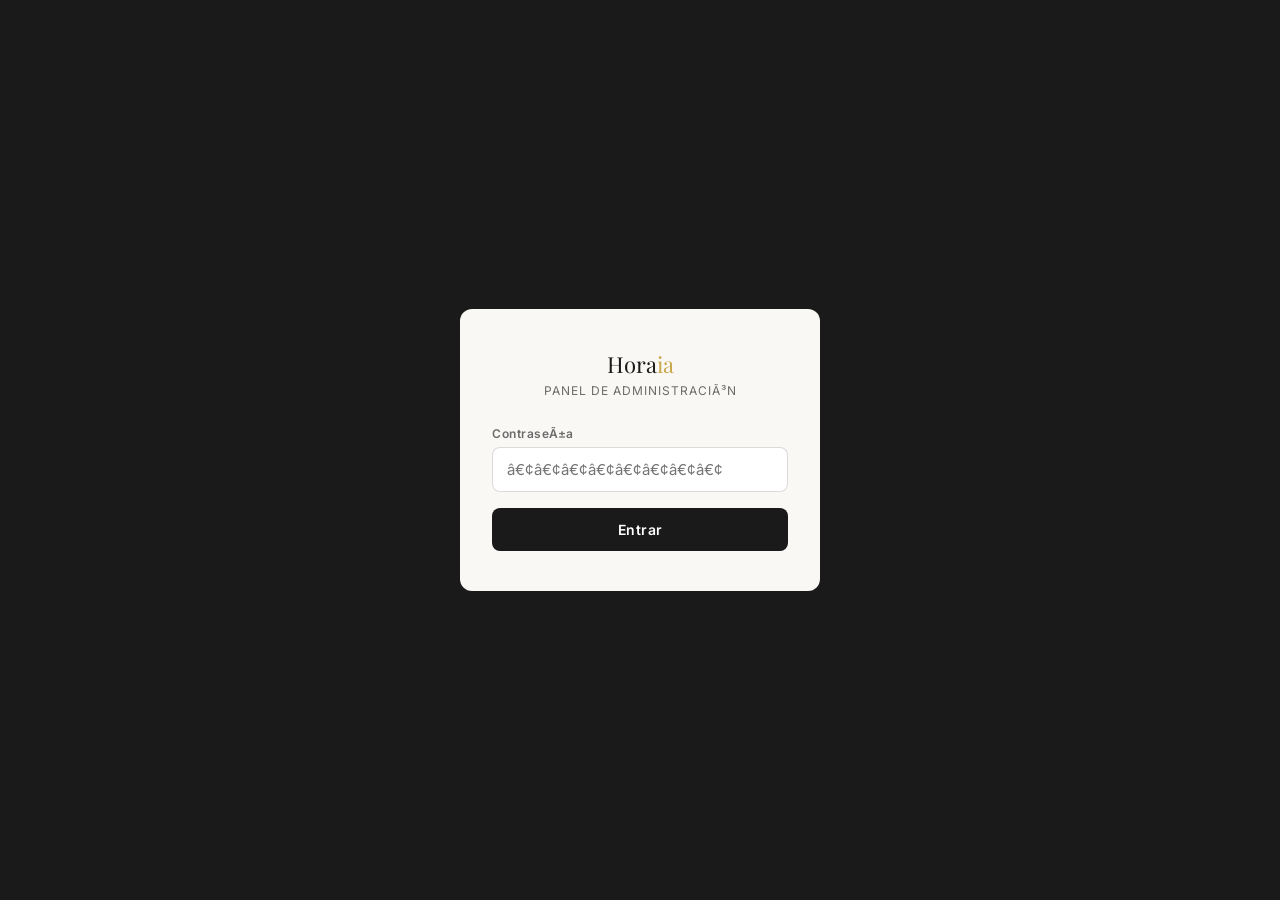
<file: _plantilla/admin.html>
﻿<!DOCTYPE html>
<html lang="es">
<head>
  <meta charset="UTF-8" />
  <meta name="viewport" content="width=device-width, initial-scale=1.0" />
  <title>Panel Admin â€” Barberia Aveiro</title>
  <link href="https://fonts.googleapis.com/css2?family=Playfair+Display:wght@700&family=Inter:wght@300;400;500;600;700&display=swap" rel="stylesheet" />
  <style>
    *, *::before, *::after { box-sizing: border-box; margin: 0; padding: 0; }
    :root {
      --cream: #faf8f5; --cream-dark: #f0ebe3; --cream-darker: #e5ddd3;
      --dark: #1a1a1a; --dark2: #2d2d2d; --gray: #6b6b6b; --gray-light: #9b9b9b;
      --white: #ffffff; --gold: #c9a84c; --green: #16a34a; --red: #dc2626;
      --border: rgba(0,0,0,0.08); --border-dark: rgba(0,0,0,0.14); --radius: 8px;
    }
    html { scroll-behavior: smooth; }
    body { font-family: 'Inter', sans-serif; background: var(--cream-dark); color: var(--dark); min-height: 100vh; }
    a { color: inherit; text-decoration: none; }

    /* â”€â”€ LOGIN OVERLAY â”€â”€ */
    #loginOverlay {
      position: fixed; inset: 0; background: var(--dark);
      display: flex; align-items: center; justify-content: center;
      z-index: 1000; padding: 24px;
    }
    .login-box {
      background: var(--cream); border-radius: 12px;
      padding: 40px 32px; width: 100%; max-width: 360px; text-align: center;
    }
    .login-logo {
      font-family: 'Playfair Display', serif; font-size: 22px;
      color: var(--dark); margin-bottom: 4px;
    }
    .login-logo span { color: var(--gold); }
    .login-sub { font-size: 12px; color: var(--gray); letter-spacing: 1px; text-transform: uppercase; margin-bottom: 28px; }
    .login-label { font-size: 12px; font-weight: 600; color: var(--gray); text-align: left; margin-bottom: 6px; letter-spacing: 0.5px; }
    .login-input {
      width: 100%; border: 1px solid var(--border-dark); border-radius: var(--radius);
      padding: 12px 14px; font-size: 15px; font-family: 'Inter', sans-serif;
      background: var(--white); color: var(--dark); outline: none;
      transition: border-color 0.2s; margin-bottom: 16px;
    }
    .login-input:focus { border-color: var(--dark); }
    .login-btn {
      width: 100%; background: var(--dark); color: #fff; border: none;
      border-radius: var(--radius); padding: 13px; font-size: 14px;
      font-weight: 600; font-family: 'Inter', sans-serif; cursor: pointer;
      letter-spacing: 0.5px; transition: background 0.2s;
    }
    .login-btn:hover { background: var(--dark2); }
    .login-error { font-size: 12px; color: var(--red); margin-top: 10px; display: none; }

    /* â”€â”€ HEADER â”€â”€ */
    .admin-header {
      background: var(--dark); padding: 0 20px;
      display: flex; align-items: center; justify-content: space-between;
      height: 54px; position: sticky; top: 0; z-index: 100;
    }
    .header-logo { font-family: 'Playfair Display', serif; font-size: 17px; color: #fff; }
    .header-logo span { color: var(--gold); }
    .header-biz { font-size: 12px; color: rgba(255,255,255,0.4); }
    .logout-btn {
      background: none; border: 1px solid rgba(255,255,255,0.15); border-radius: 6px;
      color: rgba(255,255,255,0.5); font-size: 12px; font-family: 'Inter', sans-serif;
      padding: 6px 12px; cursor: pointer; transition: all 0.2s;
    }
    .logout-btn:hover { border-color: rgba(255,255,255,0.4); color: #fff; }

    /* â”€â”€ MAIN â”€â”€ */
    .admin-main { max-width: 640px; margin: 0 auto; padding: 20px 16px 60px; }

    /* â”€â”€ DATE BANNER â”€â”€ */
    .date-banner {
      background: var(--white); border: 1px solid var(--border); border-radius: var(--radius);
      padding: 16px 18px; margin-bottom: 16px;
      display: flex; align-items: center; justify-content: space-between;
    }
    .date-today { font-size: 13px; color: var(--gray); }
    .date-today strong { font-size: 17px; color: var(--dark); font-weight: 700; display: block; margin-bottom: 1px; }
    .citas-badge {
      background: var(--dark); color: #fff; border-radius: 6px;
      padding: 6px 12px; font-size: 12px; font-weight: 600; text-align: center;
      min-width: 80px;
    }
    .citas-badge span { font-size: 22px; font-weight: 700; display: block; line-height: 1; color: var(--gold); }

    /* â”€â”€ QUICK CLOSE â”€â”€ */
    .quick-close-btn {
      width: 100%; background: var(--red); color: #fff; border: none;
      border-radius: var(--radius); padding: 13px; font-size: 14px;
      font-weight: 600; font-family: 'Inter', sans-serif; cursor: pointer;
      margin-bottom: 16px; letter-spacing: 0.3px; transition: background 0.2s;
      display: flex; align-items: center; justify-content: center; gap: 8px;
    }
    .quick-close-btn:hover { background: #b91c1c; }

    /* â”€â”€ TODAY'S BOOKINGS â”€â”€ */
    .section-card {
      background: var(--white); border: 1px solid var(--border); border-radius: var(--radius);
      margin-bottom: 16px; overflow: hidden;
    }
    .section-header {
      padding: 14px 18px; border-bottom: 1px solid var(--border);
      display: flex; align-items: center; justify-content: space-between;
    }
    .section-title { font-size: 12px; font-weight: 600; letter-spacing: 1.5px; text-transform: uppercase; color: var(--gray); }
    .section-action { font-size: 12px; color: var(--gold); font-weight: 600; cursor: pointer; }

    .booking-list { padding: 0; }
    .booking-item {
      display: flex; align-items: center; gap: 14px;
      padding: 12px 18px; border-bottom: 1px solid var(--border);
    }
    .booking-item:last-child { border-bottom: none; }
    .booking-time {
      font-size: 15px; font-weight: 700; color: var(--dark);
      min-width: 46px; flex-shrink: 0;
    }
    .booking-time.past { color: var(--gray-light); }
    .booking-info { flex: 1; }
    .booking-name { font-size: 14px; font-weight: 600; color: var(--dark); }
    .booking-detail { font-size: 12px; color: var(--gray); margin-top: 1px; }
    .booking-barber {
      font-size: 11px; background: var(--cream-dark); color: var(--gray);
      border-radius: 20px; padding: 3px 10px; flex-shrink: 0;
    }
    .empty-state {
      padding: 28px 18px; text-align: center;
      font-size: 13px; color: var(--gray-light);
    }

    /* â”€â”€ TABS â”€â”€ */
    .tabs-bar {
      display: flex; background: var(--white); border: 1px solid var(--border);
      border-radius: var(--radius); margin-bottom: 16px; overflow: hidden;
    }
    .tab-btn {
      flex: 1; padding: 12px 8px; font-size: 13px; font-weight: 500;
      color: var(--gray); background: none; border: none; cursor: pointer;
      font-family: 'Inter', sans-serif; transition: all 0.15s;
      border-right: 1px solid var(--border);
    }
    .tab-btn:last-child { border-right: none; }
    .tab-btn.active { background: var(--dark); color: #fff; font-weight: 600; }

    .tab-panel { display: none; }
    .tab-panel.active { display: block; }

    /* â”€â”€ FORMS â”€â”€ */
    .form-card {
      background: var(--white); border: 1px solid var(--border);
      border-radius: var(--radius); padding: 20px 18px;
    }
    .form-row { margin-bottom: 16px; }
    .form-label {
      font-size: 12px; font-weight: 600; color: var(--gray);
      letter-spacing: 0.5px; margin-bottom: 6px; display: block;
    }
    .form-input, .form-select {
      width: 100%; border: 1px solid var(--border-dark); border-radius: var(--radius);
      padding: 11px 14px; font-size: 14px; font-family: 'Inter', sans-serif;
      background: var(--white); color: var(--dark); outline: none;
      transition: border-color 0.2s; appearance: none;
    }
    .form-input:focus, .form-select:focus { border-color: var(--dark); }
    .form-row-2 { display: grid; grid-template-columns: 1fr 1fr; gap: 12px; }
    .form-note { font-size: 12px; color: var(--gray); margin-top: 6px; }
    .submit-btn {
      width: 100%; background: var(--dark); color: #fff; border: none;
      border-radius: var(--radius); padding: 13px; font-size: 14px;
      font-weight: 600; font-family: 'Inter', sans-serif; cursor: pointer;
      letter-spacing: 0.3px; transition: background 0.2s; margin-top: 4px;
    }
    .submit-btn:hover { background: var(--dark2); }
    .submit-btn:disabled { background: var(--cream-darker); color: var(--gray-light); cursor: not-allowed; }

    /* â”€â”€ ACTIVE BLOCKS LIST â”€â”€ */
    .block-item {
      display: flex; align-items: flex-start; gap: 12px;
      padding: 14px 18px; border-bottom: 1px solid var(--border);
    }
    .block-item:last-child { border-bottom: none; }
    .block-type-badge {
      font-size: 10px; font-weight: 700; letter-spacing: 1px; text-transform: uppercase;
      padding: 3px 8px; border-radius: 4px; flex-shrink: 0; margin-top: 2px;
    }
    .block-type-badge.dia { background: #fee2e2; color: var(--red); }
    .block-type-badge.horas { background: #fef3c7; color: #92400e; }
    .block-info { flex: 1; }
    .block-fecha { font-size: 14px; font-weight: 600; color: var(--dark); }
    .block-detail { font-size: 12px; color: var(--gray); margin-top: 2px; }
    .block-delete {
      background: none; border: 1px solid var(--border-dark); border-radius: 6px;
      color: var(--red); font-size: 12px; padding: 5px 10px; cursor: pointer;
      font-family: 'Inter', sans-serif; transition: all 0.15s; flex-shrink: 0;
    }
    .block-delete:hover { background: #fee2e2; border-color: var(--red); }

    /* â”€â”€ TOAST â”€â”€ */
    #toast {
      position: fixed; bottom: 24px; left: 50%; transform: translateX(-50%) translateY(20px);
      background: var(--dark); color: #fff; border-radius: 8px;
      padding: 12px 20px; font-size: 13px; font-weight: 500;
      opacity: 0; transition: all 0.3s; pointer-events: none; white-space: nowrap;
      z-index: 500;
    }
    #toast.show { opacity: 1; transform: translateX(-50%) translateY(0); }
    #toast.error { background: var(--red); }

    /* â”€â”€ FOOTER â”€â”€ */
    .admin-footer {
      text-align: center; font-size: 11px; color: var(--gray-light);
      padding: 16px; margin-top: 8px;
    }
    .admin-footer span { color: var(--gold); font-weight: 600; }
  </style>
</head>
<body>

<!-- LOGIN OVERLAY -->
<div id="loginOverlay">
  <div class="login-box">
    <div class="login-logo">Hora<span>ia</span></div>
    <div class="login-sub">Panel de administraciÃ³n</div>
    <div class="login-label">ContraseÃ±a</div>
    <input id="loginInput" type="password" class="login-input" placeholder="â€¢â€¢â€¢â€¢â€¢â€¢â€¢â€¢" />
    <button class="login-btn" onclick="doLogin()">Entrar</button>
    <div class="login-error" id="loginError">ContraseÃ±a incorrecta</div>
  </div>
</div>

<!-- HEADER -->
<header class="admin-header">
  <div>
    <div class="header-logo">Hora<span>ia</span></div>
  </div>
  <div class="header-biz" id="headerBiz">Barberia Aveiro</div>
  <button class="logout-btn" onclick="doLogout()">Salir</button>
</header>

<!-- MAIN -->
<main class="admin-main" id="adminMain" style="display:none">

  <!-- DATE BANNER -->
  <div class="date-banner">
    <div class="date-today">
      <strong id="todayLabel">â€”</strong>
      <span id="todayStatus"></span>
    </div>
    <div class="citas-badge">
      <span id="citasCount">â€”</span>
      citas hoy
    </div>
  </div>

  <!-- QUICK CLOSE TODAY -->
  <button class="quick-close-btn" id="quickCloseBtn" onclick="closeToday()">
    ðŸ”’ Cerrar el negocio hoy
  </button>

  <!-- TODAY'S BOOKINGS -->
  <div class="section-card">
    <div class="section-header">
      <span class="section-title">Citas de hoy</span>
      <span class="section-action" onclick="loadTodayBookings()">â†» Actualizar</span>
    </div>
    <div class="booking-list" id="bookingList">
      <div class="empty-state">Cargando citas...</div>
    </div>
  </div>

  <!-- TABS -->
  <div class="tabs-bar">
    <button class="tab-btn active" onclick="switchTab('cerrarDia')">Cerrar dÃ­a</button>
    <button class="tab-btn" onclick="switchTab('bloquearHoras')">Bloquear horas</button>
    <button class="tab-btn" onclick="switchTab('activos')">Activos</button>
  </div>

  <!-- TAB: CERRAR DÃA -->
  <div class="tab-panel active" id="tab-cerrarDia">
    <div class="form-card">
      <div class="form-row">
        <label class="form-label">DÃ­a a cerrar</label>
        <input type="date" class="form-input" id="closeDayDate" />
      </div>
      <div class="form-row">
        <label class="form-label">Empleado afectado</label>
        <select class="form-select" id="closeDayEmp">
          <option value="0">Todos los empleados</option>
        </select>
      </div>
      <div class="form-row">
        <label class="form-label">Motivo (opcional)</label>
        <input type="text" class="form-input" id="closeDayNota" placeholder="Ej: Festivo, Vacaciones..." />
      </div>
      <button class="submit-btn" onclick="submitBlockDay()">Cerrar este dÃ­a</button>
    </div>
  </div>

  <!-- TAB: BLOQUEAR HORAS -->
  <div class="tab-panel" id="tab-bloquearHoras">
    <div class="form-card">
      <div class="form-row">
        <label class="form-label">DÃ­a</label>
        <input type="date" class="form-input" id="blockHoursDate" />
      </div>
      <div class="form-row form-row-2">
        <div>
          <label class="form-label">Desde</label>
          <input type="time" class="form-input" id="blockHoursStart" step="1800" />
        </div>
        <div>
          <label class="form-label">Hasta</label>
          <input type="time" class="form-input" id="blockHoursEnd" step="1800" />
        </div>
      </div>
      <div class="form-row">
        <label class="form-label">Empleado afectado</label>
        <select class="form-select" id="blockHoursEmp">
          <option value="0">Todos los empleados</option>
        </select>
      </div>
      <div class="form-row">
        <label class="form-label">Motivo (opcional)</label>
        <input type="text" class="form-input" id="blockHoursNota" placeholder="Ej: FormaciÃ³n, Cita privada..." />
      </div>
      <p class="form-note">Se bloquearÃ¡n todos los slots de 30 min entre las horas indicadas.</p>
      <button class="submit-btn" onclick="submitBlockHours()">Bloquear estas horas</button>
    </div>
  </div>

  <!-- TAB: ACTIVOS -->
  <div class="tab-panel" id="tab-activos">
    <div class="section-card">
      <div class="section-header">
        <span class="section-title">Bloqueos activos</span>
        <span class="section-action" onclick="renderActiveBlocks()">â†» Actualizar</span>
      </div>
      <div id="activeBlocksList">
        <div class="empty-state">Sin bloqueos activos.</div>
      </div>
    </div>
  </div>

</main>

<div class="admin-footer">Panel gestionado por <span>Horaia</span></div>

<div id="toast"></div>

<script>
  /* ================================================================
     CONFIGURACIÃ“N â€” CAMBIAR POR CLIENTE
     ================================================================ */
  const ADMIN_PASSWORD   = 'CONTRASEÑA_ADMIN';          // â† cambiar
  const NEGOCIO_NOMBRE   = 'NOMBRE_NEGOCIO';    // â† cambiar
  const N8N_ADMIN_GET    = 'N8N_ADMIN_GET_URL';  // â† cambiar (lee bloqueos y citas)
  const N8N_ADMIN_POST   = 'N8N_ADMIN_POST_URL'; // â† cambiar (guarda/borra bloqueos)
  const N8N_BOOKINGS_GET = 'N8N_BOOKINGS_GET_URL'; // â† cambiar (lee reservas del dÃ­a)

  const EMPLOYEES = [
    { id: 1, name: 'FÃ¡bio' },
    { id: 2, name: 'EMPLEADO_2' },
    { id: 3, name: 'EMPLEADO_3' },
  ];
  /* ================================================================ */

  const MONTH_NAMES   = ['Enero','Febrero','Marzo','Abril','Mayo','Junio','Julio','Agosto','Septiembre','Octubre','Noviembre','Diciembre'];
  const DAY_NAMES     = ['Domingo','Lunes','Martes','MiÃ©rcoles','Jueves','Viernes','SÃ¡bado'];
  const STORAGE_KEY   = `rl_admin_blocks_${NEGOCIO_NOMBRE.replace(/\s/g,'_')}`;

  function todayKey() {
    const d = new Date();
    return `${d.getFullYear()}-${String(d.getMonth()+1).padStart(2,'0')}-${String(d.getDate()).padStart(2,'0')}`;
  }

  function formatDateLabel(dk) {
    const [y,m,d] = dk.split('-').map(Number);
    const date = new Date(y, m-1, d);
    return `${DAY_NAMES[date.getDay()]} ${d} de ${MONTH_NAMES[m-1]}`;
  }

  /* â”€â”€ AUTH â”€â”€ */
  function doLogin() {
    const val = document.getElementById('loginInput').value;
    if (val === ADMIN_PASSWORD) {
      sessionStorage.setItem('rl_admin_ok','1');
      document.getElementById('loginOverlay').style.display = 'none';
      document.getElementById('adminMain').style.display = '';
      document.getElementById('headerBiz').textContent = NEGOCIO_NOMBRE;
      initAdmin();
    } else {
      document.getElementById('loginError').style.display = 'block';
      document.getElementById('loginInput').value = '';
    }
  }

  function doLogout() {
    sessionStorage.removeItem('rl_admin_ok');
    location.reload();
  }

  document.getElementById('loginInput').addEventListener('keydown', e => { if (e.key === 'Enter') doLogin(); });

  if (sessionStorage.getItem('rl_admin_ok') === '1') {
    document.getElementById('loginOverlay').style.display = 'none';
    document.getElementById('adminMain').style.display = '';
    document.getElementById('headerBiz').textContent = NEGOCIO_NOMBRE;
    initAdmin();
  }

  /* â”€â”€ INIT â”€â”€ */
  function initAdmin() {
    const today = todayKey();
    const todayDate = new Date();
    document.getElementById('todayLabel').textContent =
      `${DAY_NAMES[todayDate.getDay()]}, ${todayDate.getDate()} de ${MONTH_NAMES[todayDate.getMonth()]}`;

    // Set default dates
    document.getElementById('closeDayDate').value     = today;
    document.getElementById('blockHoursDate').value   = today;
    document.getElementById('blockHoursStart').value  = '09:30';
    document.getElementById('blockHoursEnd').value    = '11:00';

    // Populate employee selects
    const empOptions = EMPLOYEES.map(e => `<option value="${e.id}">${e.name}</option>`).join('');
    document.getElementById('closeDayEmp').innerHTML   += empOptions;
    document.getElementById('blockHoursEmp').innerHTML += empOptions;

    loadTodayBookings();
    renderActiveBlocks();
    checkTodayClosed();
  }

  /* â”€â”€ TABS â”€â”€ */
  function switchTab(name) {
    document.querySelectorAll('.tab-btn').forEach((btn, i) => {
      btn.classList.toggle('active', ['cerrarDia','bloquearHoras','activos'][i] === name);
    });
    document.querySelectorAll('.tab-panel').forEach(p => p.classList.remove('active'));
    document.getElementById(`tab-${name}`).classList.add('active');
    if (name === 'activos') renderActiveBlocks();
  }

  /* â”€â”€ LOCAL STORAGE â”€â”€ */
  function getBlocks() {
    return JSON.parse(localStorage.getItem(STORAGE_KEY) || '[]');
  }

  function saveBlocks(blocks) {
    localStorage.setItem(STORAGE_KEY, JSON.stringify(blocks));
  }

  function addBlock(block) {
    block.id = Date.now().toString();
    const blocks = getBlocks();
    blocks.push(block);
    saveBlocks(blocks);
  }

  function removeBlock(id) {
    saveBlocks(getBlocks().filter(b => b.id !== id));
  }

  /* â”€â”€ TODAY'S BOOKINGS â”€â”€ */
  async function loadTodayBookings() {
    const list = document.getElementById('bookingList');
    list.innerHTML = '<div class="empty-state">Cargando...</div>';
    const today = todayKey();
    let bookings = [];

    try {
      const res = await fetch(`${N8N_BOOKINGS_GET}?fecha=${today}`);
      if (res.ok) {
        const data = await res.json();
        bookings = Array.isArray(data) ? data : (data.citas || data.bookings || []);
      }
    } catch (_) {}

    // Fallback: build from localStorage booked slots
    if (!bookings.length) {
      EMPLOYEES.forEach(emp => {
        const booked = JSON.parse(localStorage.getItem(`negocio_${emp.id}_${today}`) || '[]');
        booked.forEach(hora => bookings.push({ hora, empleado: emp.name, nombre: 'â€”', servicio: 'â€”' }));
      });
    }

    bookings.sort((a, b) => a.hora.localeCompare(b.hora));
    document.getElementById('citasCount').textContent = bookings.length;

    if (!bookings.length) {
      list.innerHTML = '<div class="empty-state">Sin citas para hoy.</div>';
      return;
    }

    const now = new Date();
    list.innerHTML = bookings.map(b => {
      const [h, m] = b.hora.split(':').map(Number);
      const past = h < now.getHours() || (h === now.getHours() && m < now.getMinutes());
      return `<div class="booking-item">
        <div class="booking-time ${past ? 'past' : ''}">${b.hora}</div>
        <div class="booking-info">
          <div class="booking-name">${b.nombre || 'â€”'}</div>
          <div class="booking-detail">${b.servicio || 'â€”'}</div>
        </div>
        <div class="booking-barber">${b.empleado || 'â€”'}</div>
      </div>`;
    }).join('');
  }

  /* â”€â”€ CERRAR HOY (quick) â”€â”€ */
  function checkTodayClosed() {
    const today = todayKey();
    const isClosed = getBlocks().some(b => b.fecha === today && b.tipo === 'dia_completo');
    const btn = document.getElementById('quickCloseBtn');
    if (isClosed) {
      btn.textContent = 'âœ“ El negocio estÃ¡ cerrado hoy â€” Reabrir';
      btn.style.background = 'var(--green)';
    } else {
      btn.innerHTML = 'ðŸ”’ Cerrar el negocio hoy';
      btn.style.background = '';
    }
  }

  function closeToday() {
    const today = todayKey();
    const blocks = getBlocks();
    const existing = blocks.find(b => b.fecha === today && b.tipo === 'dia_completo');

    if (existing) {
      removeBlock(existing.id);
      showToast('Negocio reabierto para hoy');
    } else {
      const block = { tipo: 'dia_completo', fecha: today, empleadoId: 0, nota: 'Cerrado' };
      addBlock(block);
      postBlock({ ...block, accion: 'bloquear' });
      showToast('Negocio cerrado para hoy');
    }
    checkTodayClosed();
    renderActiveBlocks();
  }

  /* â”€â”€ BLOCK DAY â”€â”€ */
  function submitBlockDay() {
    const fecha = document.getElementById('closeDayDate').value;
    const empId = parseInt(document.getElementById('closeDayEmp').value);
    const nota  = document.getElementById('closeDayNota').value.trim();

    if (!fecha) { showToast('Selecciona un dÃ­a', true); return; }

    const block = { tipo: 'dia_completo', fecha, empleadoId: empId, nota };
    addBlock(block);
    postBlock({ ...block, accion: 'bloquear' });
    showToast('DÃ­a bloqueado correctamente');
    checkTodayClosed();
    renderActiveBlocks();
    document.getElementById('closeDayNota').value = '';
  }

  /* â”€â”€ BLOCK HOURS â”€â”€ */
  function submitBlockHours() {
    const fecha = document.getElementById('blockHoursDate').value;
    const inicio = document.getElementById('blockHoursStart').value;
    const fin    = document.getElementById('blockHoursEnd').value;
    const empId  = parseInt(document.getElementById('blockHoursEmp').value);
    const nota   = document.getElementById('blockHoursNota').value.trim();

    if (!fecha)         { showToast('Selecciona un dÃ­a', true); return; }
    if (!inicio || !fin){ showToast('Indica la hora de inicio y fin', true); return; }
    if (inicio >= fin)  { showToast('La hora de fin debe ser mayor que la de inicio', true); return; }

    const block = { tipo: 'horas', fecha, inicio, fin, empleadoId: empId, nota };
    addBlock(block);
    postBlock({ ...block, accion: 'bloquear' });
    showToast('Horas bloqueadas correctamente');
    renderActiveBlocks();
    document.getElementById('blockHoursNota').value = '';
  }

  /* â”€â”€ RENDER ACTIVE BLOCKS â”€â”€ */
  function renderActiveBlocks() {
    const container = document.getElementById('activeBlocksList');
    const today = todayKey();
    const blocks = getBlocks()
      .filter(b => b.fecha >= today)
      .sort((a, b) => a.fecha.localeCompare(b.fecha));

    if (!blocks.length) {
      container.innerHTML = '<div class="empty-state">Sin bloqueos activos.</div>';
      return;
    }

    container.innerHTML = blocks.map(b => {
      const empName = b.empleadoId === 0 ? 'Todos' : (EMPLOYEES.find(e => e.id === b.empleadoId)?.name || 'â€”');
      const detail  = b.tipo === 'dia_completo'
        ? `Todo el dÃ­a Â· ${empName}${b.nota ? ' Â· ' + b.nota : ''}`
        : `${b.inicio}â€“${b.fin} Â· ${empName}${b.nota ? ' Â· ' + b.nota : ''}`;
      return `<div class="block-item">
        <span class="block-type-badge ${b.tipo === 'dia_completo' ? 'dia' : 'horas'}">
          ${b.tipo === 'dia_completo' ? 'DÃ­a' : 'Horas'}
        </span>
        <div class="block-info">
          <div class="block-fecha">${formatDateLabel(b.fecha)}</div>
          <div class="block-detail">${detail}</div>
        </div>
        <button class="block-delete" onclick="deleteBlock('${b.id}')">Eliminar</button>
      </div>`;
    }).join('');
  }

  function deleteBlock(id) {
    removeBlock(id);
    postBlock({ accion: 'desbloquear', id });
    showToast('Bloqueo eliminado');
    renderActiveBlocks();
    checkTodayClosed();
  }

  /* â”€â”€ POST TO N8N â”€â”€ */
  async function postBlock(data) {
    try {
      await fetch(N8N_ADMIN_POST, {
        method: 'POST',
        headers: { 'Content-Type': 'application/json' },
        body: JSON.stringify(data),
      });
    } catch (_) {}
  }

  /* â”€â”€ TOAST â”€â”€ */
  let toastTimer;
  function showToast(msg, isError = false) {
    const el = document.getElementById('toast');
    el.textContent = msg;
    el.className = 'show' + (isError ? ' error' : '');
    clearTimeout(toastTimer);
    toastTimer = setTimeout(() => { el.className = ''; }, 2800);
  }
</script>
</body>
</html>
</file>
